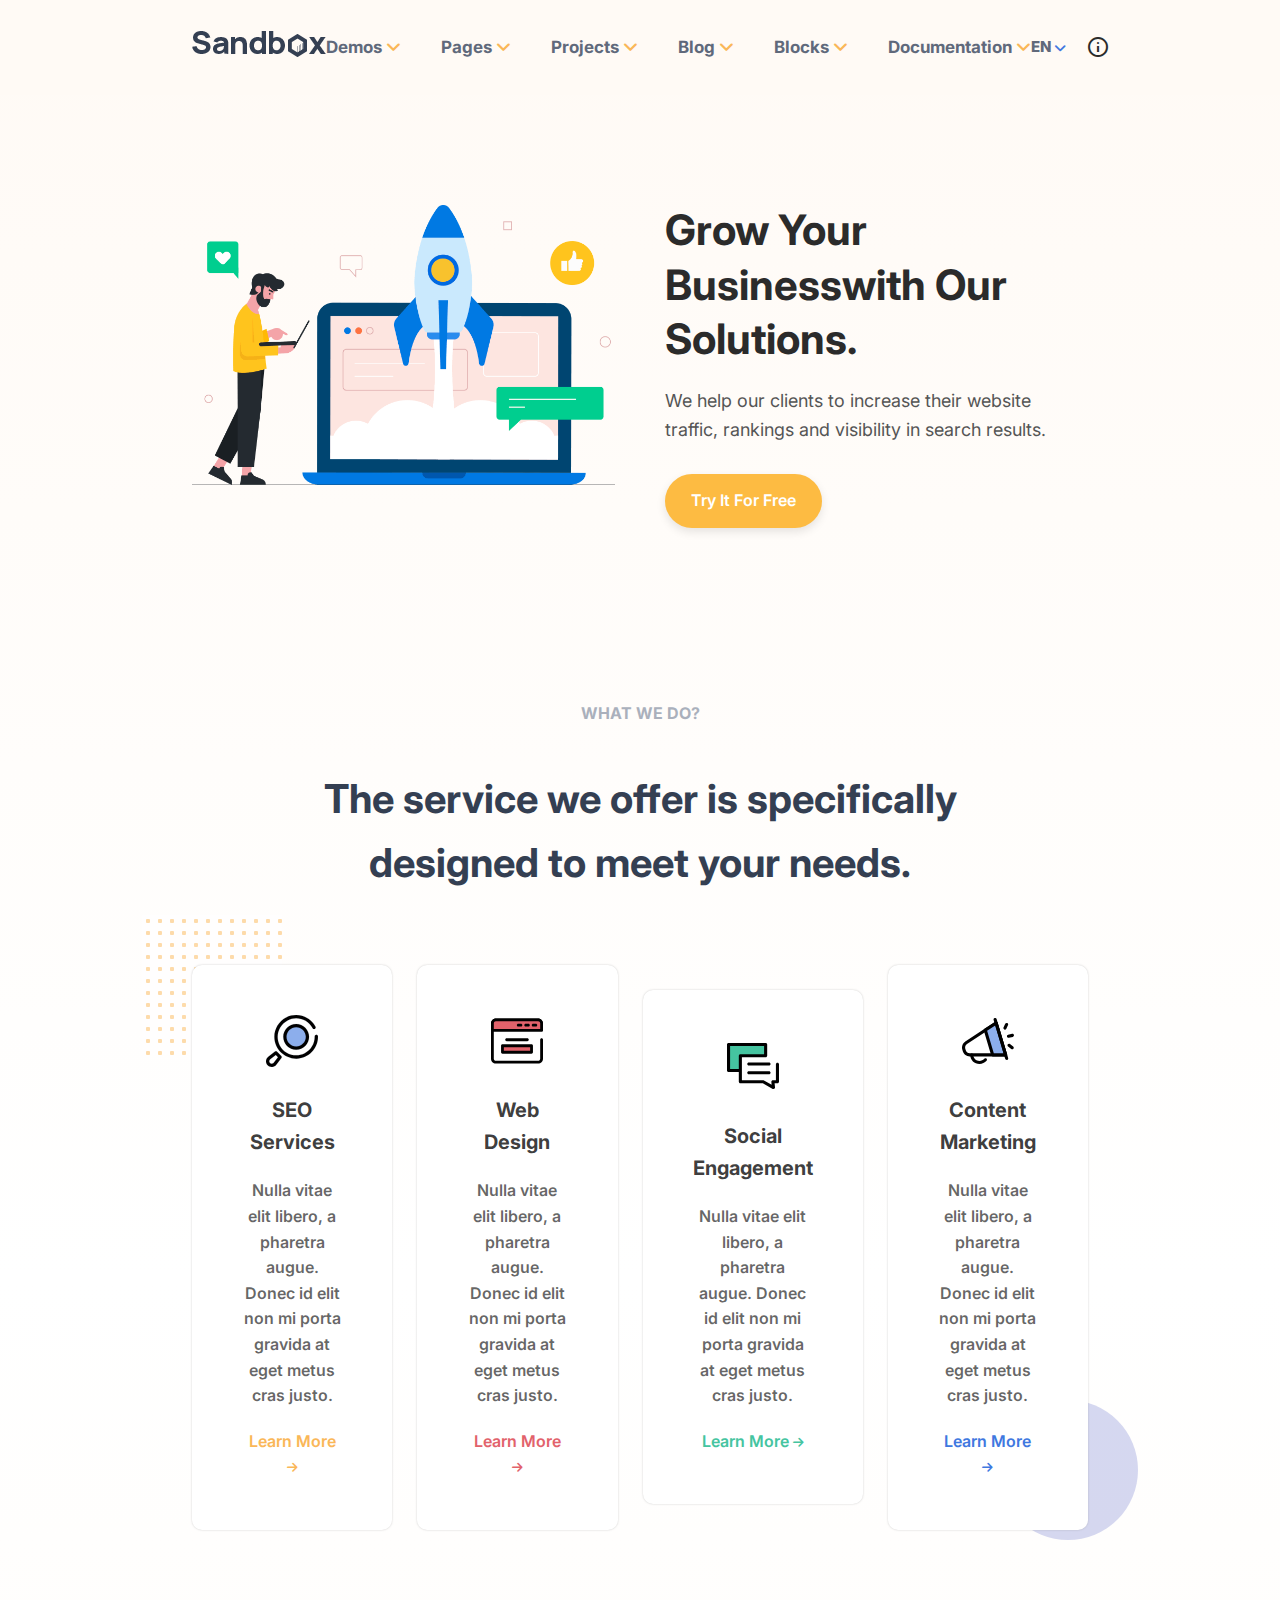
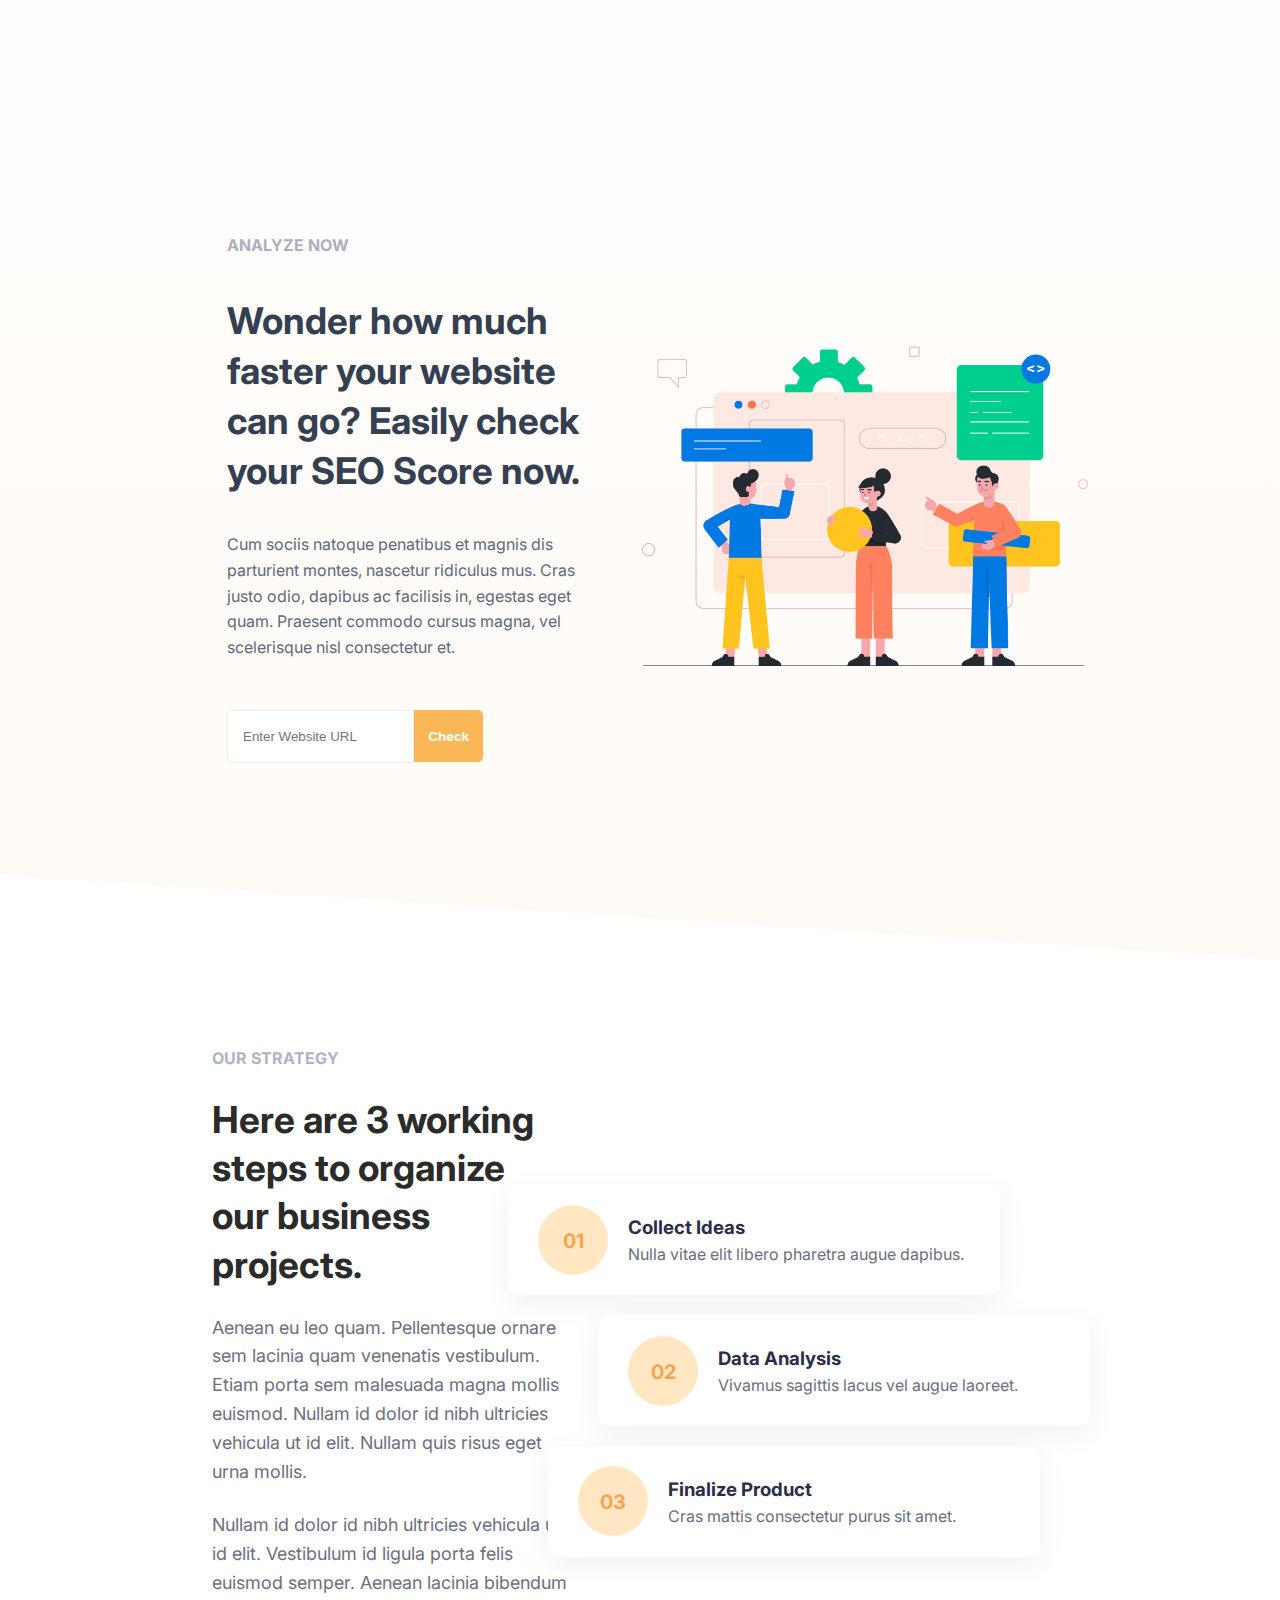
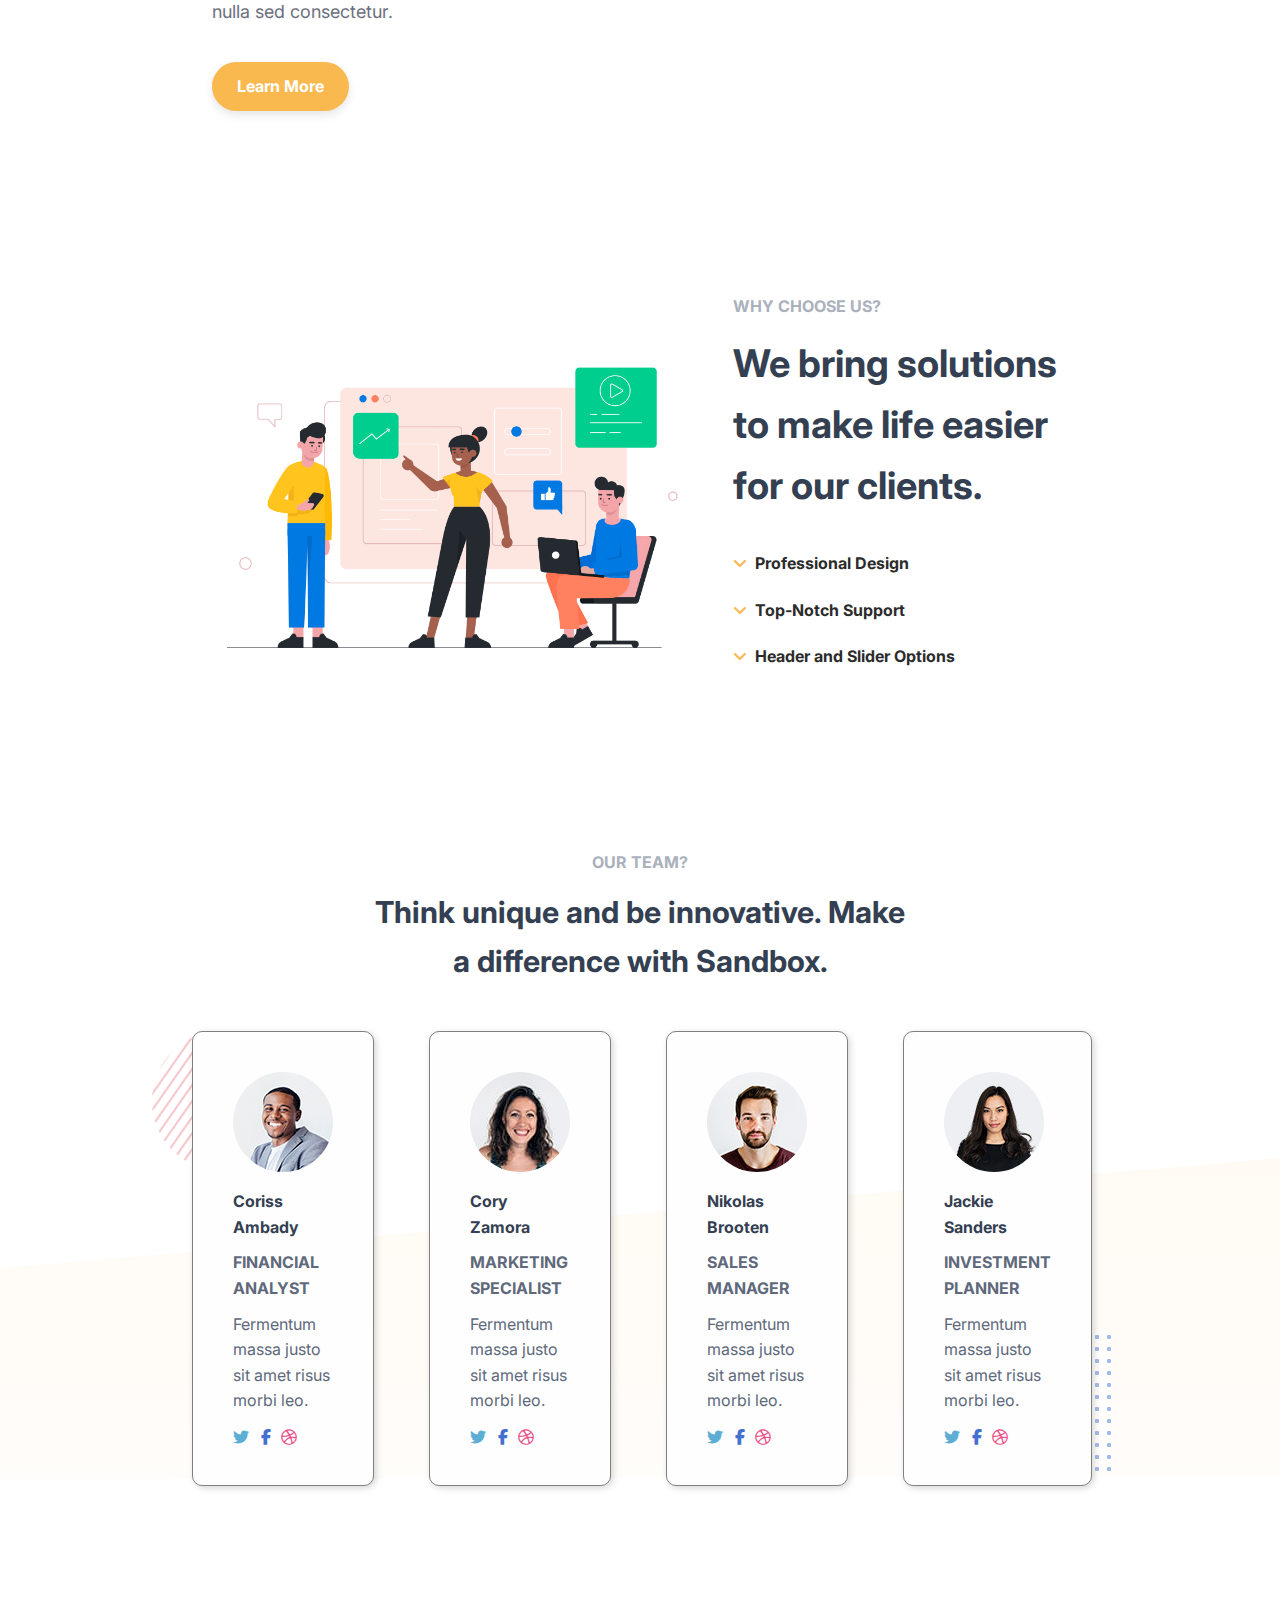
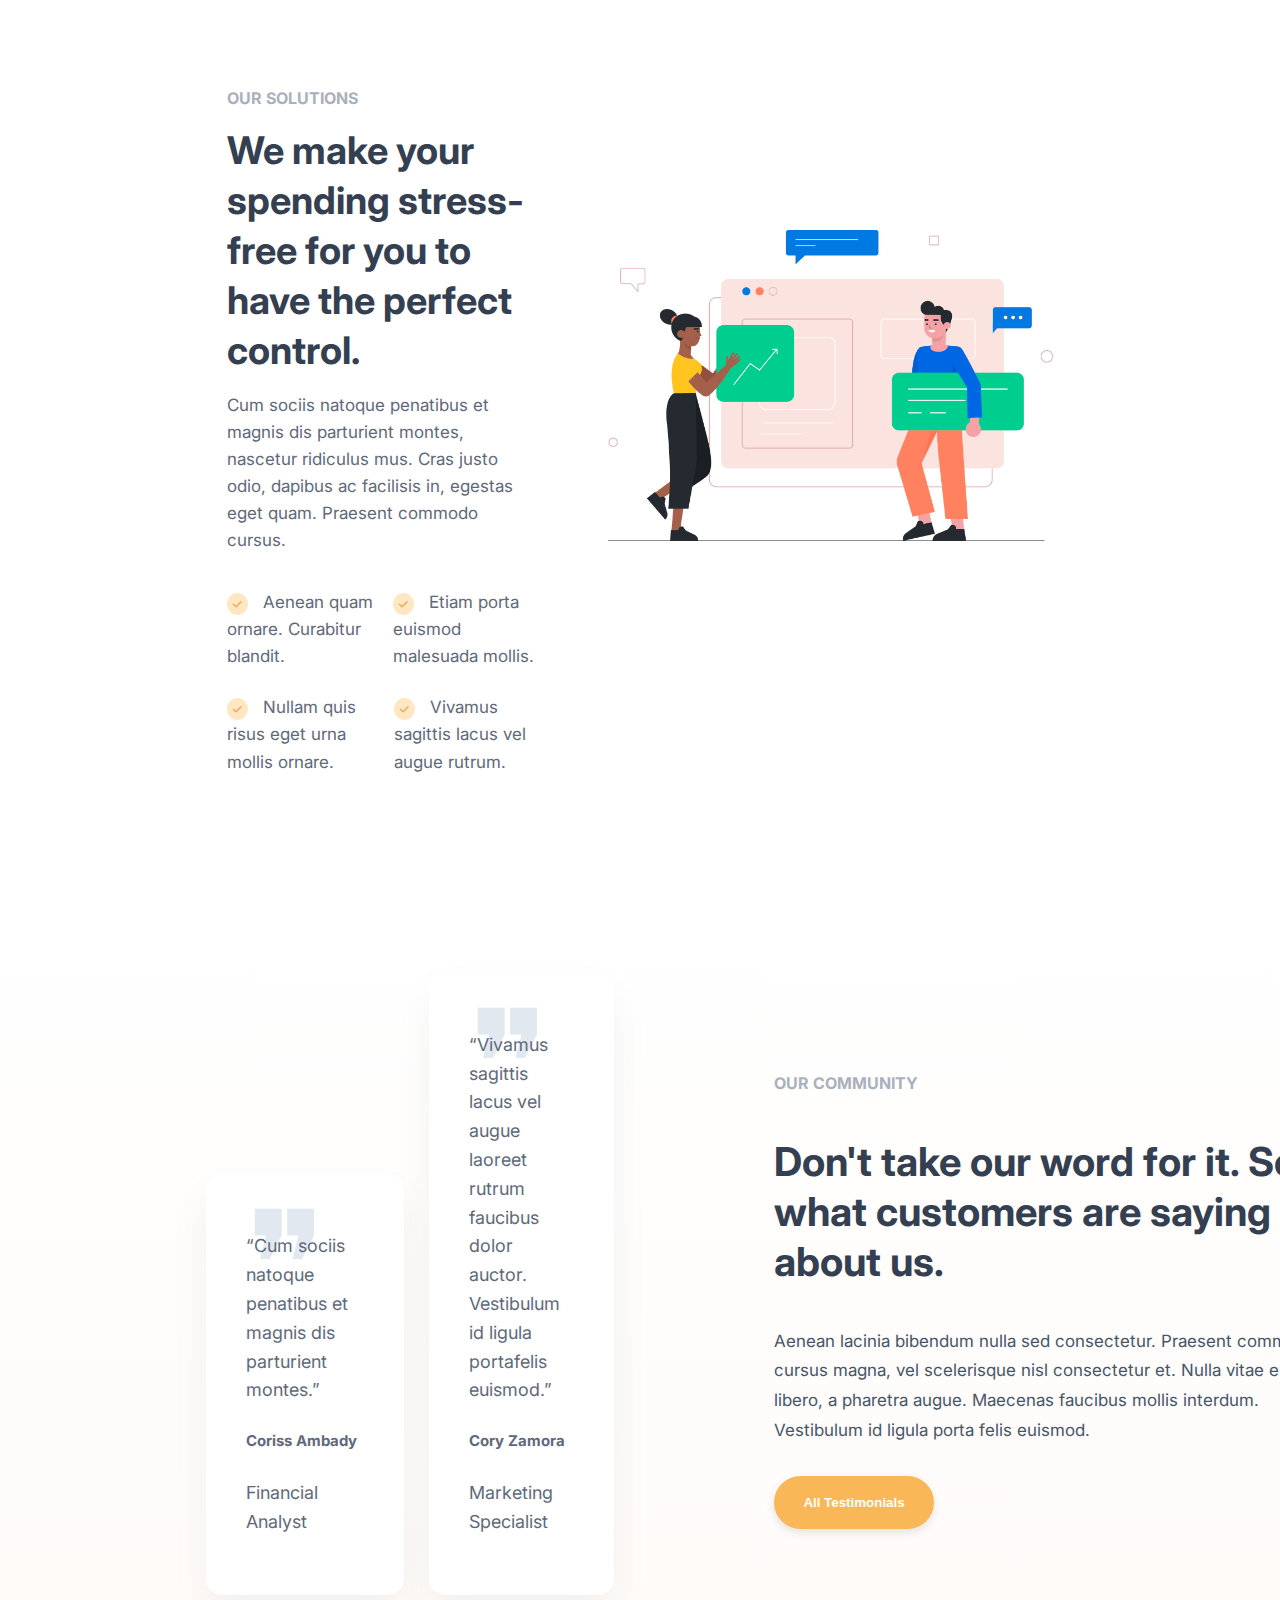
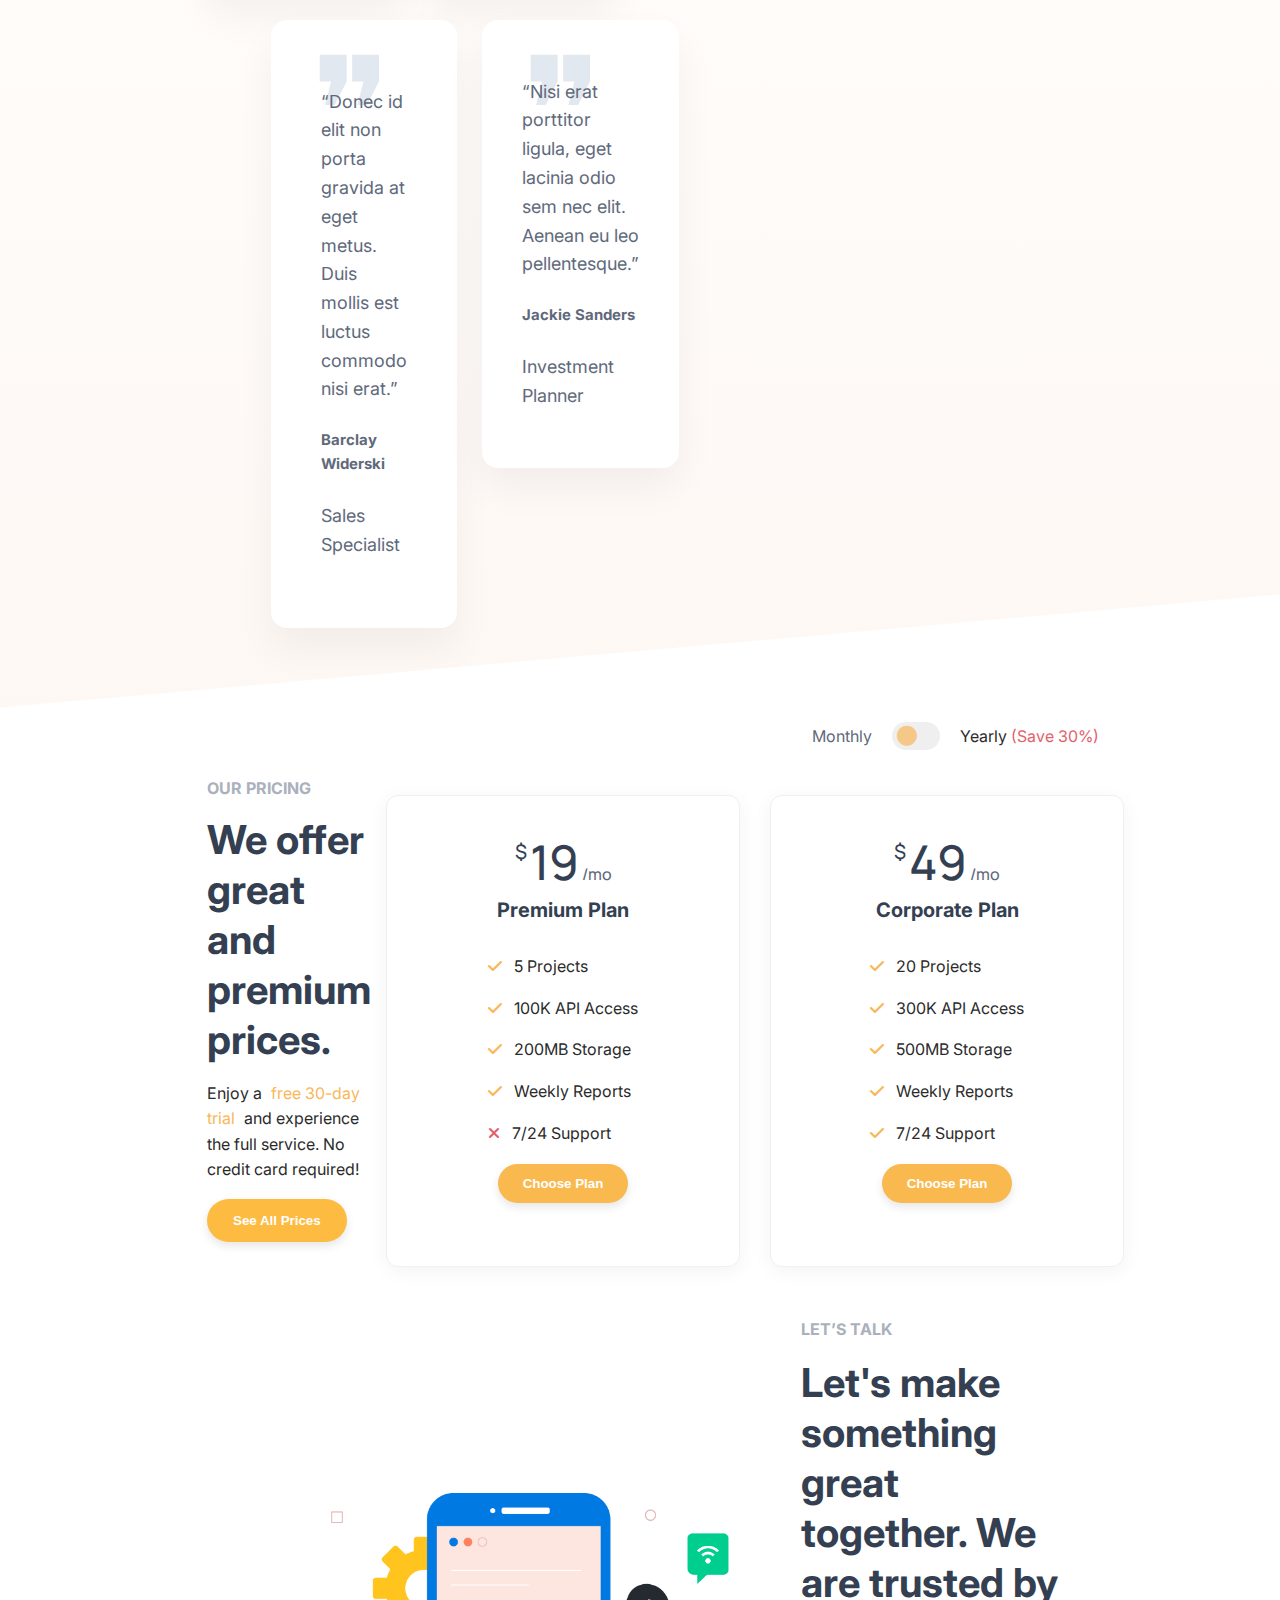
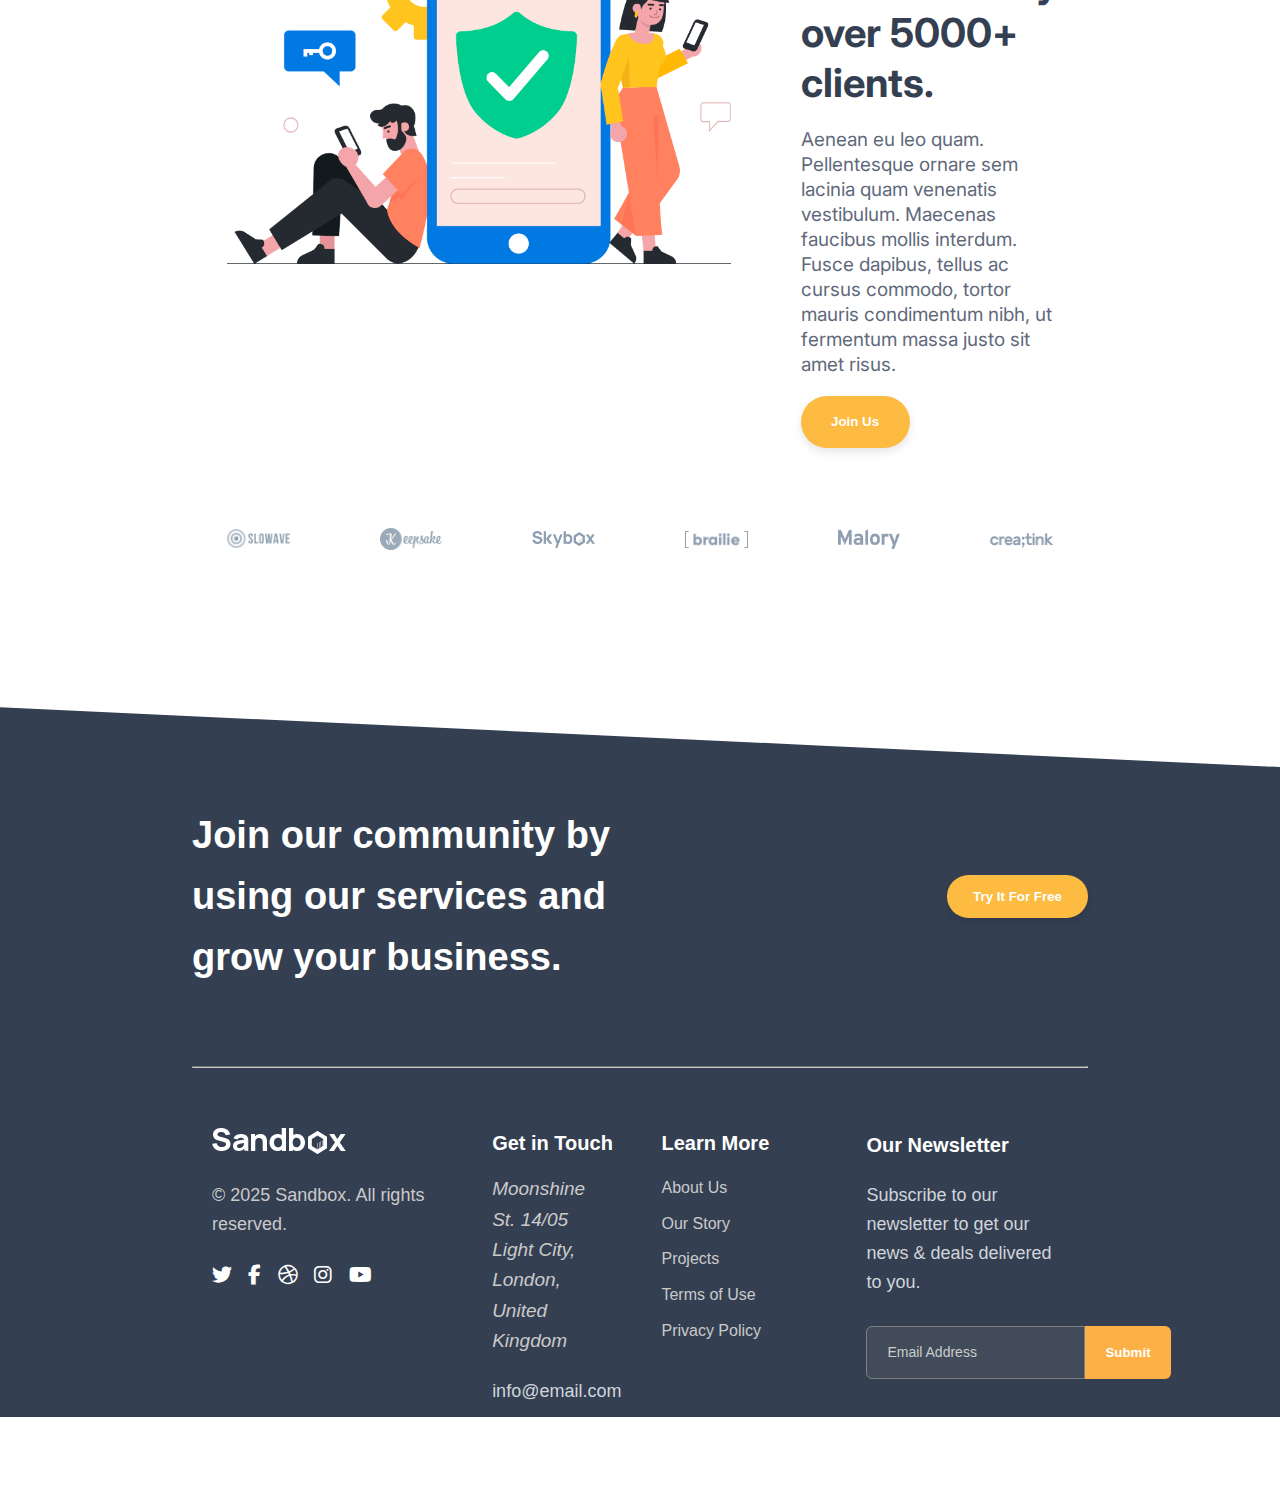
<file: index.html>
<!DOCTYPE html>
<html lang="en">

<head>
  <meta charset="UTF-8" />
  <meta name="viewport" content="width=device-width, initial-scale=1.0" />
  <title>Sandbox Landing</title>
  <link rel="shortcut icon" href="/asset/images/favicon.svg" type="image/x-icon">
  <link rel="stylesheet" href="https://cdnjs.cloudflare.com/ajax/libs/font-awesome/6.7.2/css/all.min.css"
    integrity="sha512-Evv84Mr4kqVGRNSgIGL/F/aIDqQb7xQ2vcrdIwxfjThSH8CSR7PBEakCr51Ck+w+/U6swU2Im1vVX0SVk9ABhg=="
    crossorigin="anonymous" referrerpolicy="no-referrer" />
  <link rel="stylesheet"
    href="https://fonts.googleapis.com/css2?family=Material+Symbols+Outlined:opsz,wght,FILL,GRAD@24,400,0,0&icon_names=info" />
  <link rel="stylesheet" href="./CSS/style.css" />
  <link rel="stylesheet" href="./CSS/responsive.css" />
  <link href="https://fonts.googleapis.com/css2?family=Inter:wght@400;600;700&display=swap" rel="stylesheet" />
</head>

<body>
  <div id="maindiv">
    <header class="navbar">
      <div class="container navbar-inner">
        <div class="logo">
          <img src="./asset/images/asset 0.png" alt="" />
        </div>
        <nav>
          <ul class="nav-links">
            <li>
              <a href="#">Demos <i class="fa-solid fa-angle-down"></i></a>
            </li>
            <li>
              <a href="#">Pages <i class="fa-solid fa-angle-down"></i></a>
            </li>
            <li>
              <a href="#">Projects <i class="fa-solid fa-angle-down"></i></a>
            </li>
            <li>
              <a href="#">Blog <i class="fa-solid fa-angle-down"></i></a>
            </li>
            <li>
              <a href="#">Blocks <i class="fa-solid fa-angle-down"></i></a>
            </li>
            <li>
              <a href="#">Documentation <i class="fa-solid fa-angle-down"></i></a>
            </li>
          </ul>
        </nav>

        <div class="navbar-right">
          <div class="language">
            <a href="">EN <i class="fa-solid fa-angle-down en-icon nav-en"></i></a>
          </div>

          <span class="material-symbols-outlined"> info </span>
          <button class="mobile-btn">&#9776;</button>
        </div>
      </div>
    </header>

    <section class="headerimage">
      <div class="container headerimage-content">
        <div class="headerimage-left">
          <img src="./asset/images/asset 52.png" alt="Rocket Illustration" class="rocket-img" />
        </div>
        <div class="headerimage-right">
          <h1>Grow Your Businesswith Our Solutions.</h1>
          <p>
            We help our clients to increase their website traffic, rankings
            and visibility in search results.
          </p>
          <a href="#" class="cta-button">Try It For Free</a>
        </div>
      </div>
    </section>

    <!-- service section -->

    <section>
      <div class="container">
        <div class="service_main">
          <div class="service-text">
            <h2 class="sandbox_h2">What We Do?</h2>
            <h3 class="sandbox_h3">
              The service we offer is specifically designed to meet your
              needs.
            </h3>
          </div>

          <!-- Service Section  Strategy -->

          <div class="card_main">
            <div class="service_dot"></div>
            <div class="service_circle"></div>
            <div class="service_card_main">
              <div class="service_card">
                <div class="service_icon">
                  <svg xmlns="http://www.w3.org/2000/svg" viewBox="0 0 512 511.9" width="52px" height="52px"
                    class="svg-inject icon-svg icon-svg-md !w-[2.6rem] !h-[2.6rem] !stroke-[#60697b] text-yellow !mb-3 m-[0_auto]">
                    <path class="lineal-stroke" stroke="#60697b"
                      d="M297.3 429.9c-118.7 0-215-96.2-215-215 0-80.1 44.5-153.5 115.5-190.6 105.1-54.7 235.1-13.8 289.9 91.3 4 8 .8 17.7-7.1 21.7-7.8 3.9-17.3.9-21.5-6.8C412.5 41.2 302 6.4 212.7 52.9c-89.4 46.7-124 156.9-77.4 246.3s156.9 124 246.3 77.4c61.7-32.2 99.8-96.8 98-166.4-.2-8.9 6.9-16.3 15.8-16.4 8.9-.2 16.2 6.8 16.4 15.7 2.9 118.8-91.1 217.5-209.9 220.4-1.4-.1-3 0-4.6 0z" />
                    <circle class="lineal-fill" cx="297.1" cy="214.9" r="111.1" style="fill: #8caeec" />
                    <path class="lineal-stroke" stroke="#60697b"
                      d="M297.1 342.1c-70.3 0-127.2-57-127.2-127.2s57-127.2 127.2-127.2 127.2 57 127.2 127.2c-.1 70.2-57 127.1-127.2 127.2zm0-222.2c-52.5 0-95 42.5-95 95s42.5 95 95 95 95-42.5 95-95c-.1-52.5-42.6-95-95-95zm-240.6 392C25.3 511.9 0 486.6 0 455.4c0-17.6 8.2-34.2 22.2-44.9L88.3 360c6.4-4.9 15.5-4.3 21.2 1.4l41.1 41.1c5.7 5.7 6.3 14.8 1.4 21.2l-50.5 66.1c-9.9 12.9-24.9 21-41.2 22.1h-3.8zm40.1-117.7l-54.9 41.9c-10.7 8.1-12.9 23.3-4.8 34s23.3 12.9 34 4.8c1.8-1.4 3.4-3 4.8-4.8l42-54.9-21.1-21z" />
                  </svg>
                </div>
                <div class="service_card_text">
                  <h4>SEO Services</h4>
                  <p>
                    Nulla vitae elit libero, a pharetra augue. Donec id elit
                    non mi porta gravida at eget metus cras justo.
                  </p>
                  <a href="" class="learn1">Learn More
                    <span>
                      <i class="fa-solid fa-arrow-right"></i>
                    </span>
                  </a>
                </div>
              </div>
              <div class="service_card">
                <div class="service_icon">
                  <svg xmlns="http://www.w3.org/2000/svg" viewBox="0 0 512 442.8" width="52px" height="52px"
                    class="svg-inject icon-svg icon-svg-md !w-[2.6rem] !h-[2.6rem] !text-[#e2626b] text-red !mb-3 m-[0_auto]">
                    <path class="lineal-stroke"
                      d="M464.2 442.8H47.7C21.4 442.8 0 421.4 0 395.1V47.7C0 21.4 21.4 0 47.7 0h416.5C490.6 0 512 21.4 512 47.7c0 7.6-6.2 13.8-13.8 13.9-7.6 0-13.8-6.2-13.9-13.8 0-11.1-9-20-20.1-20.1H47.7c-11.1 0-20 9-20.1 20.1v347.3c0 11.1 9 20.1 20.1 20.1h416.5c11.1 0 20.1-9 20.1-20.1V209.4c0-7.6 6.2-13.8 13.8-13.9 7.6 0 13.8 6.2 13.9 13.8V395c0 26.4-21.4 47.8-47.8 47.8z" />
                    <path class="lineal-fill" style="fill: #e2626b"
                      d="M13.8 47.7v69.9h484.3V47.7c0-18.7-15.2-33.9-33.9-33.9H47.7C29 13.8 13.8 29 13.8 47.7z" />
                    <path class="lineal-stroke"
                      d="M498.2 131.5H13.8c-7.6 0-13.8-6.2-13.8-13.8v-70C0 21.4 21.4 0 47.7 0h416.5C490.6 0 512 21.4 512 47.7v69.9c0 7.7-6.2 13.9-13.8 13.9zM27.7 103.8h456.6v-56c0-11.1-9-20.1-20.1-20.1H47.8c-11.1 0-20 9-20.1 20v56.1z" />
                    <path class="lineal-stroke"
                      d="M294.7 79.6h-26.3c-7.6 0-13.8-6.2-13.8-13.8S260.8 52 268.4 52h26.3c7.6 0 13.8 6.2 13.8 13.8.1 7.6-6.1 13.8-13.8 13.8zm73.4 0h-26.3c-7.6 0-13.8-6.2-13.8-13.8 0-7.6 6.2-13.8 13.8-13.8h26.3c7.6 0 13.8 6.2 13.8 13.8 0 7.6-6.2 13.8-13.8 13.8zm73.3 0h-26.3c-7.6 0-13.8-6.2-13.8-13.8 0-7.6 6.2-13.8 13.8-13.8h26.3c7.6 0 13.8 6.2 13.8 13.8.1 7.6-6.1 13.8-13.8 13.8z" />
                    <path class="lineal-fill" style="fill: #e2626b" d="M112.8 268.5h286.4v63.6H112.8z" />
                    <path class="lineal-stroke"
                      d="M399.2 345.9H112.8c-7.6 0-13.8-6.2-13.8-13.8v-63.7c0-7.6 6.2-13.8 13.8-13.8h286.4c7.6 0 13.8 6.2 13.8 13.8v63.7c.1 7.6-6.1 13.8-13.8 13.8zm-272.6-27.6h258.8v-36H126.6v36zm230.9-95.5h-203c-7.6.2-14-5.8-14.2-13.5s5.8-14 13.5-14.2h203.8c7.6-.2 14 5.8 14.2 13.5s-5.8 14-13.5 14.2h-.8z" />
                  </svg>
                </div>
                <div class="service_card_text">
                  <h4>Web Design</h4>
                  <p>
                    Nulla vitae elit libero, a pharetra augue. Donec id elit
                    non mi porta gravida at eget metus cras justo.
                  </p>
                  <a href="" class="learn2">Learn More
                    <span>
                      <i class="fa-solid fa-arrow-right"></i>
                    </span>
                  </a>
                </div>
              </div>
              <div class="service_card">
                <div class="service_icon">
                  <svg xmlns="http://www.w3.org/2000/svg" viewBox="0 0 512 454.6" width="52px" height="52px"
                    class="svg-inject icon-svg icon-svg-md !w-[2.6rem] !h-[2.6rem] !text-[#45c4a0] text-green !mb-3 m-[0_auto]">
                    <path class="lineal-fill" style="fill: #45c4a0" d="M131.5 126.8h249V15.2H15.2v256.3h116.3z" />
                    <path class="lineal-stroke"
                      d="M496.8 194.4c-8.4 0-15.2 6.8-15.2 15.2v158.3h-29.7c-8.4 0-15.2 6.8-15.2 15.2 0 .5 0 1.1.1 1.6l2.8 27.2-75.7-42.1c-2.3-1.3-4.8-1.9-7.4-1.9H146.7V142h233.8c8.4 0 15.2-6.8 15.2-15.2V15.2c0-8.4-6.8-15.2-15.2-15.2H15.2C6.8 0 0 6.8 0 15.2v256.3c0 8.4 6.8 15.2 15.2 15.2h101v96.4c0 8.4 6.8 15.2 15.2 15.2h221l97.8 54.3c7.3 4.1 16.6 1.4 20.7-5.9 1.5-2.7 2.2-5.9 1.8-9l-4.1-39.5h28.1c8.4 0 15.2-6.8 15.2-15.2V209.6c.1-8.4-6.7-15.2-15.1-15.2zM30.4 256.3V30.4h334.8v81.2H131.5c-8.4 0-15.2 6.8-15.2 15.2v129.5H30.4z" />
                    <path class="lineal-stroke"
                      d="M413.8 223.6H214.4c-8.4 0-15.2-6.8-15.2-15.2s6.8-15.2 15.2-15.2h199.4c8.4 0 15.2 6.8 15.2 15.2s-6.8 15.2-15.2 15.2zm0 85.9H214.4c-8.4 0-15.2-6.8-15.2-15.2S206 279 214.4 279h199.4c8.4 0 15.2 6.8 15.2 15.2s-6.8 15.3-15.2 15.3z" />
                  </svg>
                </div>
                <div class="service_card_text">
                  <h4>Social Engagement</h4>
                  <p>
                    Nulla vitae elit libero, a pharetra augue. Donec id elit
                    non mi porta gravida at eget metus cras justo.
                  </p>
                  <a href="" class="learn3">Learn More
                    <span>
                      <i class="fa-solid fa-arrow-right"></i>
                    </span>
                  </a>
                </div>
              </div>
              <div class="service_card">
                <div class="service_icon">
                  <svg xmlns="http://www.w3.org/2000/svg" viewBox="0 0 409.6 362.5" width="52px" height="52px"
                    class="svg-inject icon-svg icon-svg-md !w-[2.6rem] !h-[2.6rem] !text-[#3f78e0] text-blue !mb-3 m-[0_auto]">
                    <path class="lineal-stroke"
                      d="M343.4 302.9L61 302.5c-25.3-.2-47.5-16.8-54.8-40.9l-3.9-12.9c-7.1-24.2 2.5-50.3 23.5-64.2L262.1 29.8c5.7-3.7 13.3-2.1 17 3.6.7 1 1.2 2.1 1.5 3.2l74.3 249.8c2.4 6.4-.9 13.5-7.3 15.8-1.3.5-2.8.7-4.2.7zM261.8 59.4L39.3 205c-12 7.9-17.4 22.8-13.4 36.6l3.8 12.9c4.2 13.8 16.8 23.3 31.2 23.4l265.8.4-64.9-218.9z" />
                    <path class="lineal-stroke"
                      d="M138 362.5c-40.4 0-72.8-31.1-73.6-70.8 0-6.8 5.5-12.3 12.3-12.3 6.6 0 12.1 5.2 12.3 11.8.6 26.2 22.1 46.7 49 46.7 14.2 0 27.7-6.2 37-16.9 4.5-5.1 12.2-5.7 17.4-1.2 5.1 4.5 5.7 12.2 1.2 17.4-14 16.1-34.3 25.3-55.6 25.3z" />
                    <path class="lineal-fill" style="fill: #8caeec"
                      d="M183.4 96l57.8 194.5 102.1.1-74.5-250.5L183.4 96z" />
                    <path class="lineal-stroke"
                      d="M343.4 302.9l-102.1-.1c-5.4 0-10.2-3.6-11.8-8.8L171.6 99.5c-1.6-5.2.5-10.8 5.1-13.8l85.4-55.9c5.7-3.7 13.3-2.1 17 3.6.7 1 1.2 2.1 1.5 3.2l74.5 250.6c1.9 6.5-1.8 13.4-8.3 15.3-1.1.2-2.3.4-3.4.4zm-92.9-24.7l76.4.1-65.1-218.9-63.9 41.8 52.6 177z" />
                    <path class="lineal-stroke"
                      d="M351.8 330.6c-5.4 0-10.2-3.6-11.8-8.8l-91-306c-2.1-6.5 1.3-13.4 7.8-15.6 6.5-2.1 13.4 1.3 15.6 7.8.1.3.2.5.2.8l91 305.9c1.9 6.5-1.8 13.4-8.3 15.3-1.1.4-2.3.6-3.5.6zM338 91.7c-6.8 0-12.3-5.5-12.3-12.3 0-1.8.4-3.6 1.2-5.3l13.4-28.5c2.9-6.2 10.2-8.8 16.4-5.9 6.2 2.9 8.8 10.2 5.9 16.4l-13.4 28.5c-2.1 4.3-6.4 7.1-11.2 7.1zm28.2 64.9c-6.8 0-12.3-5.5-12.3-12.3 0-5.7 3.9-10.6 9.4-12l31.1-7.5c6.6-1.5 13.2 2.6 14.7 9.3 1.5 6.5-2.5 13-9 14.7l-31.2 7.4c-.8.3-1.8.4-2.7.4zm29.1 90c-2.7 0-5.4-.9-7.5-2.6l-24.9-19.4c-5.4-4.2-6.3-11.9-2.2-17.3s11.9-6.3 17.3-2.2l24.9 19.4c5.4 4.2 6.3 11.9 2.1 17.3-2.3 3-5.9 4.7-9.7 4.8z" />
                  </svg>
                </div>
                <div class="service_card_text">
                  <h4>Content Marketing</h4>
                  <p>
                    Nulla vitae elit libero, a pharetra augue. Donec id elit
                    non mi porta gravida at eget metus cras justo.
                  </p>
                  <a href="" class="learn4">Learn More
                    <span>
                      <i class="fa-solid fa-arrow-right"></i>
                    </span>
                  </a>
                </div>
              </div>
            </div>

          </div>
        </div>
      </div>
    </section>

    <!-- Analyze section -->

    <div class="container">
      <div class="image-text-wrapper">
        <div class="text-section">
          <h2 class="sandbox_h2">Analyze Now</h2>
          <h3 class="sandbox_h3">
            Wonder how much faster your website can go? Easily check your SEO
            Score now.
          </h3>
          <p>
            Cum sociis natoque penatibus et magnis dis parturient montes,
            nascetur ridiculus mus. Cras justo odio, dapibus ac facilisis in,
            egestas eget quam. Praesent commodo cursus magna, vel scelerisque
            nisl consectetur et.
          </p>
          <div class="input-group">
            <input type="url" id="seo-check" placeholder="Enter Website URL" />
            <button type="button">Check</button>
          </div>
        </div>
        <div class="image-section">
          <img src="./asset/images/asset 53.png" alt="image" width="800" height="573" />
        </div>
      </div>
    </div>
  </div>

  <!-- Strategy section -->

  <section class="strategy-section">
    <div class="container">
      <div class="strategy-sec">
        <div class="text-content">
          <p class="subheading">OUR STRATEGY</p>
          <h1 class="sub-h1">Here are 3 working steps to organize our business projects.</h1>
          <p class="description">
            Aenean eu leo quam. Pellentesque ornare sem lacinia quam venenatis vestibulum.
            Etiam porta sem malesuada magna mollis euismod. Nullam id dolor id nibh ultricies
            vehicula ut id elit. Nullam quis risus eget urna mollis.
          </p>
          <p class="description">
            Nullam id dolor id nibh ultricies vehicula ut id elit. Vestibulum id ligula porta felis
            euismod semper. Aenean lacinia bibendum nulla sed consectetur.
          </p>
          <a href="#" class="btn cta-button">Learn More</a>
        </div>

        <div class="steps">
          <div class="step-box StepBox-1">
            <div class="step-number">01</div>
            <div class="Strategy-right-text">
              <h3>Collect Ideas</h3>
              <p>Nulla vitae elit libero pharetra augue dapibus.</p>
            </div>
          </div>
          <div class="step-box StepBox-2">
            <div class="step-number">02</div>
            <div class="Strategy-right-text">
              <h3>Data Analysis</h3>
              <p>Vivamus sagittis lacus vel augue laoreet.</p>
            </div>
          </div>
          <div class="step-box StepBox-3">
            <div class="step-number">03</div>
            <div class="Strategy-right-text">
              <h3>Finalize Product</h3>
              <p>Cras mattis consectetur purus sit amet.</p>
            </div>
          </div>
        </div>
      </div>
    </div>
  </section>

  <!-- Choose section -->

  <div class="container">
    <div class="ChooseSectionmain">
      <div class="ChooseImagediv">
        <img src="./asset/images/asset 54.png" alt="" />
      </div>
      <div class="ChooseTextdiv">
        <h2 class="sandbox_h2">Why Choose Us?</h2>
        <h3 class="sandbox_h3">
          We bring solutions to make life easier for our clients.
        </h3>
        <div class="Choose-text-detail">
          <div class="Choose-text-1 Choose-Content-text">
            <h4 class="sandbox_h4">
              <i class="fa-solid fa-angle-down"></i>&nbsp;&nbsp;Professional Design
            </h4>
            <p class="Choose-text-paragraph">
              Fusce dapibus, tellus ac cursus commodo, tortor mauris
              condimentum nibh, ut fermentum massa justo sit amet risus. Cras
              mattis consectetur purus sit amet fermentum. Praesent commodo
              cursus magna, vel.
            </p>
          </div>
          <div class="Choose-text-2 Choose-Content-text">
            <h4 class="sandbox_h4">
              <i class="fa-solid fa-angle-down"></i>&nbsp;&nbsp;Top-Notch Support
            </h4>
            <p class="Choose-text-paragraph">
              Fusce dapibus, tellus ac cursus commodo, tortor mauris
              condimentum nibh, ut fermentum massa justo sit amet risus. Cras
              mattis consectetur purus sit amet fermentum. Praesent commodo
              cursus magna, vel.
            </p>
          </div>
          <div class="Choose-text-3 Choose-Content-text">
            <h4 class="sandbox_h4">
              <i class="fa-solid fa-angle-down"></i>&nbsp;&nbsp;Header and Slider Options
            </h4>
            <p class="Choose-text-paragraph">
              Fusce dapibus, tellus ac cursus commodo, tortor mauris
              condimentum nibh, ut fermentum massa justo sit amet risus. Cras
              mattis consectetur purus sit amet fermentum. Praesent commodo
              cursus magna, vel.
            </p>
          </div>
        </div>
      </div>
    </div>
  </div>

  <!-- our Team Section -->

  <section class="Team-Card-Section">
    <div class="container2"></div>
    <div class="container">
      <div class="TeamHeading">
        <h2 class="sandbox_h2">Our Team?</h2>
        <h3 class="sandbox_h3">
          Think unique and be innovative. Make a difference with Sandbox.
        </h3>
      </div>
      <div class="TeamCard">
        <div class="team-service_dot"></div>
        <div class="team-service_circle"></div>
        <div class="TeamMemberCard1 TeamSubCard">
          <img src="./asset/images/asset 55.jpeg" alt="" />
          <h4 class="sandbox_h4">Coriss Ambady</h4>
          <h2 class="sandbox_h2">Financial Analyst</h2>
          <p>Fermentum massa justo sit amet risus morbi leo.</p>
          <div class="TeamIcon">
            <i class="fa-brands fa-twitter"></i>
            <i class="fa-brands fa-facebook-f"></i>
            <i class="fa-brands fa-dribbble"></i>
          </div>
        </div>
        <div class="TeamMemberCard2 TeamSubCard">
          <img src="./asset/images/asset 56.jpeg" alt="" />
          <h4 class="sandbox_h4">Cory Zamora</h4>
          <h2 class="sandbox_h2">Marketing Specialist</h2>
          <p>Fermentum massa justo sit amet risus morbi leo.</p>
          <div class="TeamIcon">
            <i class="fa-brands fa-twitter"></i>
            <i class="fa-brands fa-facebook-f"></i>
            <i class="fa-brands fa-dribbble"></i>
          </div>
        </div>
        <div class="TeamMemberCard3 TeamSubCard">
          <img src="./asset/images/asset 57.jpeg" alt="" />
          <h4 class="sandbox_h4">Nikolas Brooten</h4>
          <h2 class="sandbox_h2">Sales Manager</h2>
          <p>Fermentum massa justo sit amet risus morbi leo.</p>
          <div class="TeamIcon">
            <i class="fa-brands fa-twitter"></i>
            <i class="fa-brands fa-facebook-f"></i>
            <i class="fa-brands fa-dribbble"></i>
          </div>
        </div>
        <div class="TeamMemberCard4 TeamSubCard">
          <img src="./asset/images/asset 58.jpeg" alt="" />
          <h4 class="sandbox_h4">Jackie Sanders</h4>
          <h2 class="sandbox_h2">Investment Planner</h2>
          <p>Fermentum massa justo sit amet risus morbi leo.</p>
          <div class="TeamIcon">
            <i class="fa-brands fa-twitter"></i>
            <i class="fa-brands fa-facebook-f"></i>
            <i class="fa-brands fa-dribbble"></i>
          </div>
        </div>
      </div>
    </div>
  </section>

  <!-- Solutions section -->

  <section class="solutions-main-section">
    <div class="container">
      <div class="Solution-main">
        <div class="Solution-Text">
          <h2 class="sandbox_h2">Our Solutions</h2>
          <h3 class="sandbox_h3">
            We make your spending stress-free for you to have the perfect
            control.
          </h3>
          <p>
            Cum sociis natoque penatibus et magnis dis parturient montes,
            nascetur ridiculus mus. Cras justo odio, dapibus ac facilisis in,
            egestas eget quam. Praesent commodo cursus.
          </p>
          <div class="Solution-text-description-main">
            <div class="Solution-text-description-1">
              <p><i class="fa-solid fa-check"></i>&nbsp;&nbsp;&nbsp;Aenean quam ornare. Curabitur blandit.</p>
              <p><i class="fa-solid fa-check"></i>&nbsp;&nbsp;&nbsp;Etiam porta euismod malesuada mollis.</p>
            </div>
            <div class="Solution-text-description-2">
              <p><i class="fa-solid fa-check"></i>&nbsp;&nbsp;&nbsp;Nullam quis risus eget urna mollis ornare.</p>
              <p><i class="fa-solid fa-check"></i>&nbsp;&nbsp;&nbsp;Vivamus sagittis lacus vel augue rutrum.</p>
            </div>
          </div>
        </div>
        <div class="Solution-Image">
          <img src="./asset/images/asset 59.png" alt="" />
        </div>
      </div>
    </div>
  </section>

  <!-- Community section -->

  <section class="community-section">
    <div class="container">
      <div class="community-main">
        <div class="testimonial-grid">
          <div class="testimonial-sub-grid testimonial-sub-grid-1">
            <div class="testimonial-mini-sub-grid">
              <div class="testimonial-extra">
                <div class="testimonial-card testimonial-card-extra"></div>
                <div class="testimonial-card testimonial-card-1">
                  <p>“Cum sociis natoque penatibus et magnis dis parturient montes.”</p>
                  <h5>Coriss Ambady</h5>
                  <p class="position">Financial Analyst</p>
                </div>
              </div>
              <div class="testimonial-card testimonial-card-2">
                <p>“Vivamus sagittis lacus vel augue laoreet rutrum faucibus dolor auctor. Vestibulum id ligula portafelis euismod.”</p>
                <h5>Cory Zamora</h5>
                <p class="position">Marketing Specialist</p>
              </div>
            </div>
            <div class="testimonial-card testimonial-card-extra"></div>
          </div>
          <div class="testimonial-sub-grid testimonial-sub-grid-2">
            <div class="testimonial-card testimonial-card-extra"></div>
            <div class="testimonial-card testimonial-card-3">
              <p>“Donec id elit non porta gravida at eget metus. Duis mollis est luctus commodo nisi erat.”</p>
              <h5>Barclay Widerski</h5>
              <p class="position">Sales Specialist</p>
            </div>
            <div class="testimonial-extra">
              <div class="testimonial-card testimonial-card-4">
                <p>“Nisi erat porttitor ligula, eget lacinia odio sem nec elit. Aenean eu leo pellentesque.”</p>
                <h5>Jackie Sanders</h5>
                <p class="position">Investment Planner</p>
              </div>
              <div class="testimonial-card testimonial-card-extra"></div>
            </div>
          </div>

        </div>

        <div class="testimonial-text">
          <h2 class="sandbox_h2">Our Community</h2>
          <h3 class="sandbox_h3">Don't take our word for it. See what customers are saying about us.</h3>
          <p>
            Aenean lacinia bibendum nulla sed consectetur. Praesent commodo cursus magna, vel scelerisque nisl
            consectetur et. Nulla vitae elit libero, a pharetra augue. Maecenas faucibus mollis interdum. Vestibulum id
            ligula porta felis euismod.
          </p>
          <button class="cta-button">All Testimonials</button>
        </div>
      </div>
    </div>
  </section>

  <!-- pricing section -->

  <section class="pricing-section">
    <div class="container">
      <div class="pricing-main">
        <div class="pricing-heading">
          <h2 class="sandbox_h2">Our Pricing</h2>
          <h3 class="sandbox_h3">We offer great and premium prices.</h3>
          <p class="sandbox_p">
            Enjoy a <span>free 30-day trial</span> and experience the full service. No credit card required!
          </p>
          <button class="cta-button">See All Prices</button>
        </div>
        <div class="pricing-card-main">
          <div class="pricing-card-heading">
            <p class="pricing-duration">Monthly</p>
            <div class="pricing-switcher">
              <i class="fa-solid fa-circle"></i>
            </div>
            <p>Yearly<span>&nbsp;(Save 30%)</span></p>
          </div>
          <div class="pricingcard">
            <div class="card">
              <div class="subcard-1">
                <div class="price">
                  <span class="pricingvaluesign">$</span>
                  <span class="pricevalue"> 19</span>
                  <span class="price-duration">/mo</span>
                </div>
                <h3 class="Card-Title">Premium Plan</h3>
                <ul>
                  <li><i class="fa-solid fa-check"></i>&nbsp;&nbsp; 5 Projects</li>
                  <li><i class="fa-solid fa-check"></i>&nbsp;&nbsp; 100K API Access</li>
                  <li><i class="fa-solid fa-check"></i>&nbsp;&nbsp; 200MB Storage</li>
                  <li><i class="fa-solid fa-check"></i>&nbsp;&nbsp; Weekly Reports</li>
                  <li class="unavailable"><i class="fa-solid fa-xmark" style="color: #e2626b;"></i>&nbsp;&nbsp; 7/24
                    Support</li>
                </ul>
                <button class="btn cta-button">Choose Plan</button>
              </div>

            </div>
            <div class="card">
              <div class="subcard-1">
                <div class="price">
                  <span class="pricingvaluesign">$</span>
                  <span class="pricevalue"> 49</span>
                  <span class="price-duration">/mo</span>
                </div>
                <h3 class="Card-Title">Corporate Plan</h3>
                <ul>
                  <li><i class="fa-solid fa-check"></i>&nbsp;&nbsp; 20 Projects</li>
                  <li><i class="fa-solid fa-check"></i>&nbsp;&nbsp; 300K API Access</li>
                  <li><i class="fa-solid fa-check"></i>&nbsp;&nbsp; 500MB Storage</li>
                  <li><i class="fa-solid fa-check"></i>&nbsp;&nbsp; Weekly Reports</li>
                  <li class="unavailable"><i class="fa-solid fa-check"></i>&nbsp;&nbsp; 7/24
                    Support</li>
                </ul>
                <button class="btn cta-button">Choose Plan</button>
              </div>
            </div>
          </div>
        </div>
      </div>
    </div>
  </section>

  <!-- talk section -->

  <section>
    <div class="container">
      <div class="talk-main">
        <div class="talk-image">
          <img src="./asset/images/asset 60.png" alt="">
        </div>
        <div class="talk-text">
          <h2 class="sandbox_h2">Let’s Talk</h2>
          <h3 class="sandbox_h3">Let's make something great together. We are trusted by over 5000+ clients.</h3>
          <p class="sandbox_p">Aenean eu leo quam. Pellentesque ornare sem lacinia quam venenatis vestibulum. Maecenas
            faucibus mollis interdum. Fusce dapibus, tellus ac cursus commodo, tortor mauris condimentum nibh, ut
            fermentum massa justo sit amet risus.</p>
          <button class="cta-button">Join Us</button>
        </div>
      </div>
    </div>
  </section>

  <!-- partner section -->

  <section>
    <div class="container">
      <div class="partner-main">
        <div class="partner partner-1"><img src="./asset/images/asset 61.png" alt=""></div>
        <div class="partner partner-2"><img src="./asset/images/asset 62.png" alt=""></div>
        <div class="partner partner-3"><img src="./asset/images/asset 63.png" alt=""></div>
        <div class="partner partner-4"><img src="./asset/images/asset 64.png" alt=""></div>
        <div class="partner partner-5"><img src="./asset/images/asset 65.png" alt=""></div>
        <div class="partner partner-6"><img src="./asset/images/asset 66.png" alt=""></div>
      </div>
    </div>
  </section>

  <!-- footer section -->

  <section class="footer-section">
    <div class="container">
      <footer>
        <div class="footer-head">
          <p>Join our community by using our services and grow your business.</p>
          <button class="cta-button">Try It For Free</button>
        </div>
        <hr>
        <div class="footer-main">
          <div class="footer-sub-main">
            <div class="footer-logo">
              <img src="./asset/images/asset 67.png" alt="" class="footer-logo-img">
              <p class="footer-div1-p">© 2025 Sandbox. All rights reserved.</p>
              <div class="footer-social-icons">
                <a href="./index.html" target="_blank"><i class="fa-brands fa-twitter"></i></a>
                <a href="./index.html" target="_blank"><i class="fa-brands fa-facebook-f"></i></a>
                <a href="./index.html" target="_blank"><i class="fa-brands fa-dribbble"></i></a>
                <a href="./index.html" target="_blank"><i class="fa-brands fa-instagram"></i></a>
                <a href="./index.html" target="_blank"><i class="fa-brands fa-youtube"></i></a>
              </div>
            </div>
            <div class="footer-links">
              <h4 class="footer-links-heading">Get in Touch</h4>
              <address class="footer-links-address">Moonshine St. 14/05 Light City, London, United Kingdom</address>
              <a href="" class="footer-links-email">info@email.com</a>
              <p class="footer-links-paragraph">00 (123) 456 78 90</p>
            </div>
            <div class="footer-pages">
              <h4 class="footer-pages-heading">Learn More</h4>
              <ul>
                <li>About Us</li>
                <li>Our Story</li>
                <li>Projects</li>
                <li>Terms of Use</li>
                <li>Privacy Policy</li>
              </ul>
            </div>
          </div>

          <div class="footer-newsletter">
            <h4 class="footer-newsletter-heading">Our Newsletter</h4>
            <p class="footer-newsletter-paragraph">Subscribe to our newsletter to get our news & deals delivered to you.
            </p>
            <form>
              <div class="footer-newsletter-form">
                <input type="text" placeholder="Email Address" class="footer-newsletter-input">
                <input type="submit" value="Submit" class="footer-newsletter-button">
              </div>
            </form>
          </div>
        </div>
      </footer>
    </div>
  </section>
</body>
<script src="./JS/index.js"></script>

</html>
</file>
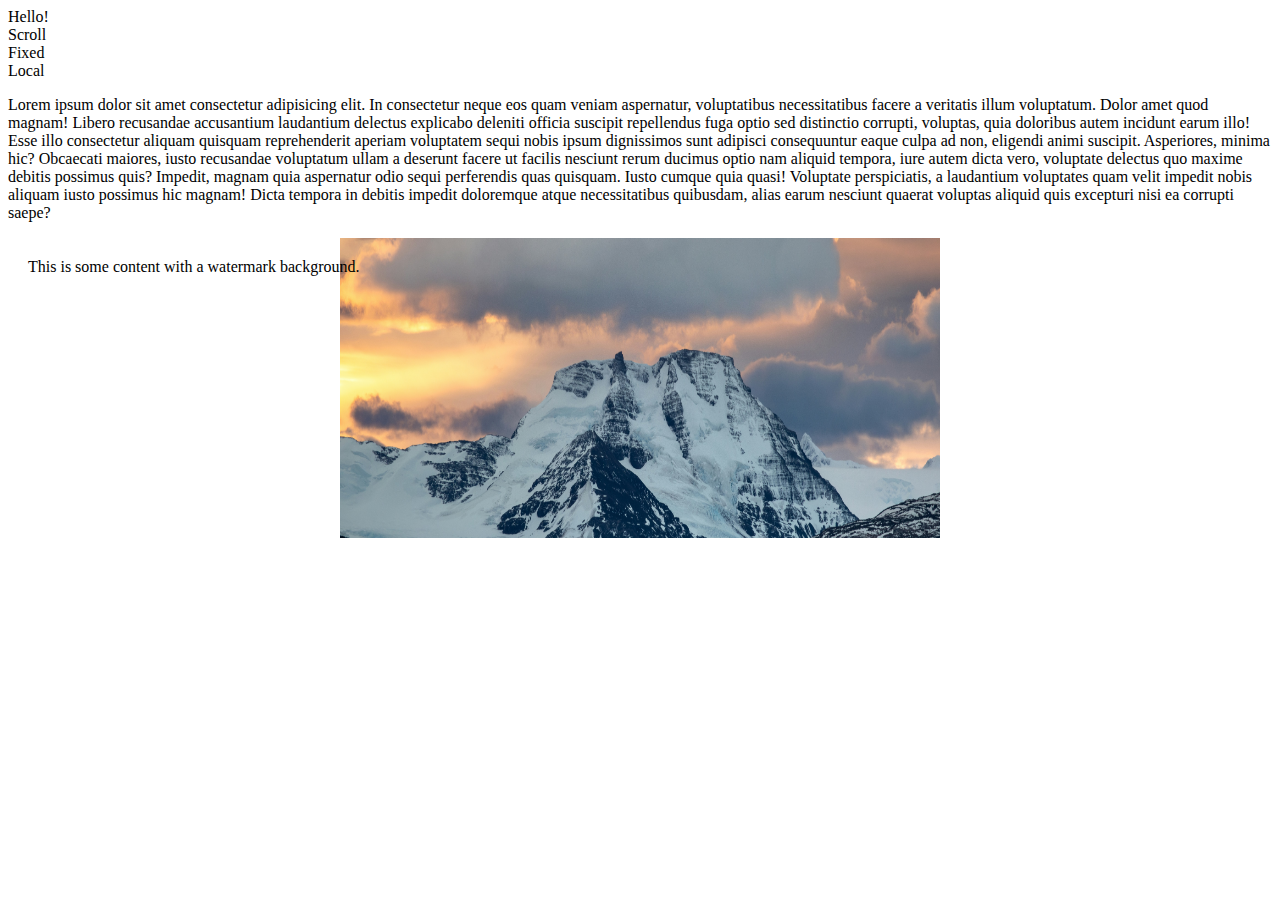
<file: bg-practice/index.html>
<!DOCTYPE html>
<html lang="en">
  <head>
    <meta charset="UTF-8" />
    <meta name="viewport" content="width=device-width, initial-scale=1.0" />
    <title>Document</title>
    <link rel="stylesheet" href="./index.css" />
  </head>
  <body>
    <!-- task 1 -->
    <div class="solid-bg">Hello!</div>

    <!-- task 2  -->
    <!-- back-groun image -->

    <!-- task 3 -->
    <div class="multi-bg"></div>

    <!-- task 4 -->

    <div class="repeat-bg"></div>
    <div class="norepeat-bg"></div>

    <!-- task 5 -->

    <div class="bg-top-left"></div>
    <div class="bg-center"></div>
    <div class="bg-bottom-right"></div>

    <!-- task 6 -->

    <div class="scroll-bg">Scroll</div>
    <div class="fixed-bg">Fixed</div>
    <div class="local-bg">Local</div>

    <!-- task 8  -->

    <div class="responsive-bg">
      <p></p>
        Lorem ipsum dolor sit amet consectetur adipisicing elit. In consectetur
        neque eos quam veniam aspernatur, voluptatibus necessitatibus facere a
        veritatis illum voluptatum. Dolor amet quod magnam! Libero recusandae
        accusantium laudantium delectus explicabo deleniti officia suscipit
        repellendus fuga optio sed distinctio corrupti, voluptas, quia doloribus
        autem incidunt earum illo! Esse illo consectetur aliquam quisquam
        reprehenderit aperiam voluptatem sequi nobis ipsum dignissimos sunt
        adipisci consequuntur eaque culpa ad non, eligendi animi suscipit.
        Asperiores, minima hic? Obcaecati maiores, iusto recusandae voluptatum
        ullam a deserunt facere ut facilis nesciunt rerum ducimus optio nam
        aliquid tempora, iure autem dicta vero, voluptate delectus quo maxime
        debitis possimus quis? Impedit, magnam quia aspernatur odio sequi
        perferendis quas quisquam. Iusto cumque quia quasi! Voluptate
        perspiciatis, a laudantium voluptates quam velit impedit nobis aliquam
        iusto possimus hic magnam! Dicta tempora in debitis impedit doloremque
        atque necessitatibus quibusdam, alias earum nesciunt quaerat voluptas
        aliquid quis excepturi nisi ea corrupti saepe?
      </p>
    </div>

    <!-- task 9  -->

    <div class="hover-effect"></div>

    <!-- task 10 -->
     <div class="watermark-bg">
        <p style="padding: 20px;">This is some content with a watermark background.</p>
     </div>
  </body>
</html>
</file>
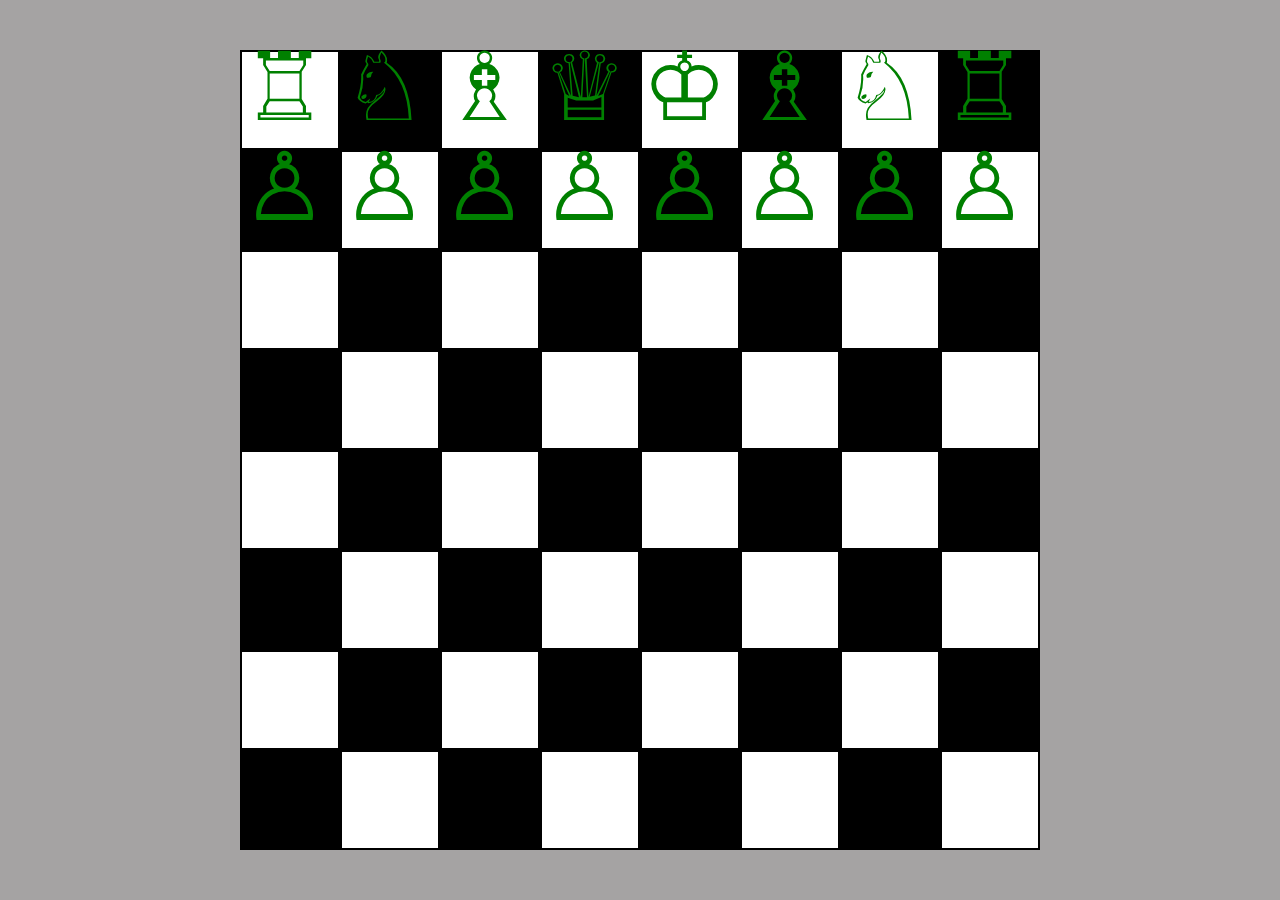
<file: ChessBoard/index.html>
<!DOCTYPE html>
<html lang="en">

<head>
    <meta charset="UTF-8">
    <meta name="viewport" content="width=device-width, initial-scale=1.0">
    <title>ChessBoard</title>
    <link rel="stylesheet" href="./index.css">
</head>

<body>
    <div id="chessBoard">
        <div id="box-1" class="box"><p>&#9814</p></div>
        <div id="box-2" class="box"><p>&#9816</p></div>
        <div id="box-3" class="box"><p>	&#9815</p></div>
        <div id="box-4" class="box"><p>	&#9813</p></div>
        <div id="box-5" class="box"><p>	&#9812</p></div>
        <div id="box-6" class="box"><p>	&#9815</p></div>
        <div id="box-7" class="box"><p>&#9816</p></div>
        <div id="box-8" class="box"><p>&#9814</p></div>
        <div id="box-9" class="box"><p>&#9817</p></div>
        <div id="box-10" class="box"><p>&#9817</p></div>
        <div id="box-11" class="box"><p>&#9817</p></div>
        <div id="box-12" class="box"><p>&#9817</p></div>
        <div id="box-13" class="box"><p>&#9817</p></div>
        <div id="box-14" class="box"><p>&#9817</p></div>
        <div id="box-15" class="box"><p>&#9817</p></div>
        <div id="box-16" class="box"><p>&#9817</p></div>
        <div id="box-17" class="box"></div>
        <div id="box-18" class="box"></div>
        <div id="box-19" class="box"></div>
        <div id="box-20" class="box"></div>
        <div id="box-21" class="box"></div>
        <div id="box-22" class="box"></div>
        <div id="box-23" class="box"></div>
        <div id="box-24" class="box"></div>
        <div id="box-25" class="box"></div>
        <div id="box-26" class="box"></div>
        <div id="box-27" class="box"></div>
        <div id="box-28" class="box"></div>
        <div id="box-29" class="box"></div>
        <div id="box-30" class="box"></div>
        <div id="box-31" class="box"></div>
        <div id="box-32" class="box"></div>
        <div id="box-33" class="box"></div>
        <div id="box-34" class="box"></div>
        <div id="box-35" class="box"></div>
        <div id="box-36" class="box"></div>
        <div id="box-37" class="box"></div>
        <div id="box-38" class="box"></div>
        <div id="box-39" class="box"></div>
        <div id="box-40" class="box"></div>
        <div id="box-41" class="box"></div>
        <div id="box-42" class="box"></div>
        <div id="box-43" class="box"></div>
        <div id="box-44" class="box"></div>
        <div id="box-45" class="box"></div>
        <div id="box-46" class="box"></div>
        <div id="box-47" class="box"></div>
        <div id="box-48" class="box"></div>
        <div id="box-49" class="box"></div>
        <div id="box-50" class="box"></div>
        <div id="box-51" class="box"></div>
        <div id="box-52" class="box"></div>
        <div id="box-53" class=box></div>
        <div id="box-54" class=box></div>
        <div id="box-55" class=box></div>
        <div id="box-56" class=box></div>
        <div id="box-57" class=box></div>
        <div id="box-58" class=box></div>
        <div id="box-59" class=box></div>
        <div id="box-60" class=box></div>
        <div id="box-61" class=box></div>
        <div id="box-62" class=box></div>
        <div id="box-63" class=box></div>
        <div id="box-64" class=box></div>
    </div>
</body>
<script src="./index.js
"></script>

</html>
</file>
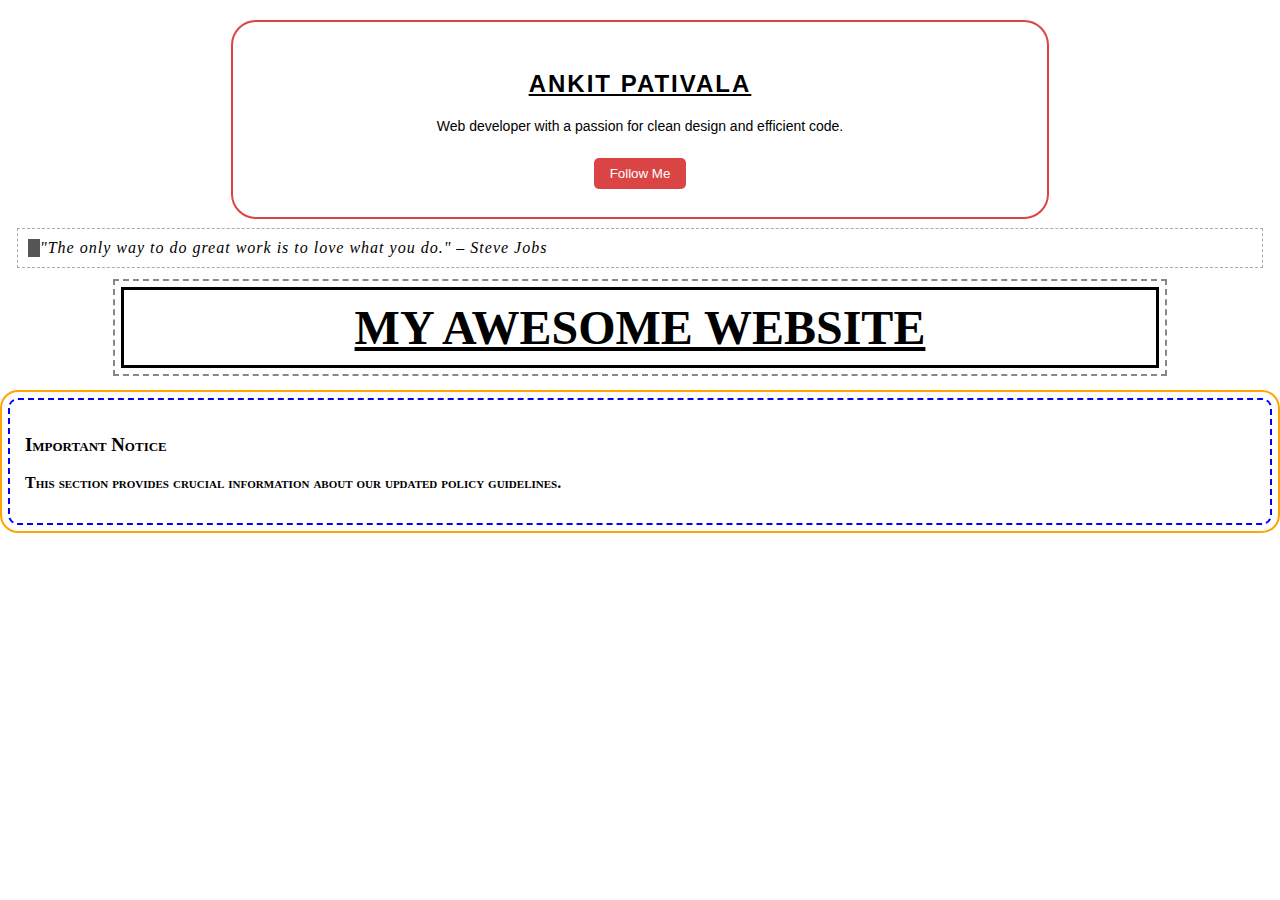
<file: practice/index.html>
<!DOCTYPE html>
<html lang="en">
  <head>
    <meta charset="UTF-8" />
    <meta name="viewport" content="width=device-width, initial-scale=1.0" />
    <title>Document</title>
    <link rel="stylesheet" href="./index.css" />
  </head>
  <body>
    <div class="profile-card">
      <h2>Ankit pativala</h2>
      <p>Web developer with a passion for clean design and efficient code.</p>
      <button>Follow Me</button>
    </div>

    <!-- task 1 -->

    <div class="quote-box">
      <p>
        "The only way to do great work is to love what you do." – Steve Jobs
      </p>
    </div>

    <!-- task 2 -->

    <h1 class="title">My Awesome Website</h1>

    <!-- task 3 -->

    <div class="info-card">
      <h3>Important Notice</h3>
      <p>
        This section provides crucial information about our updated policy
        guidelines.
      </p>
    </div>
  </body>
</html>
</file>
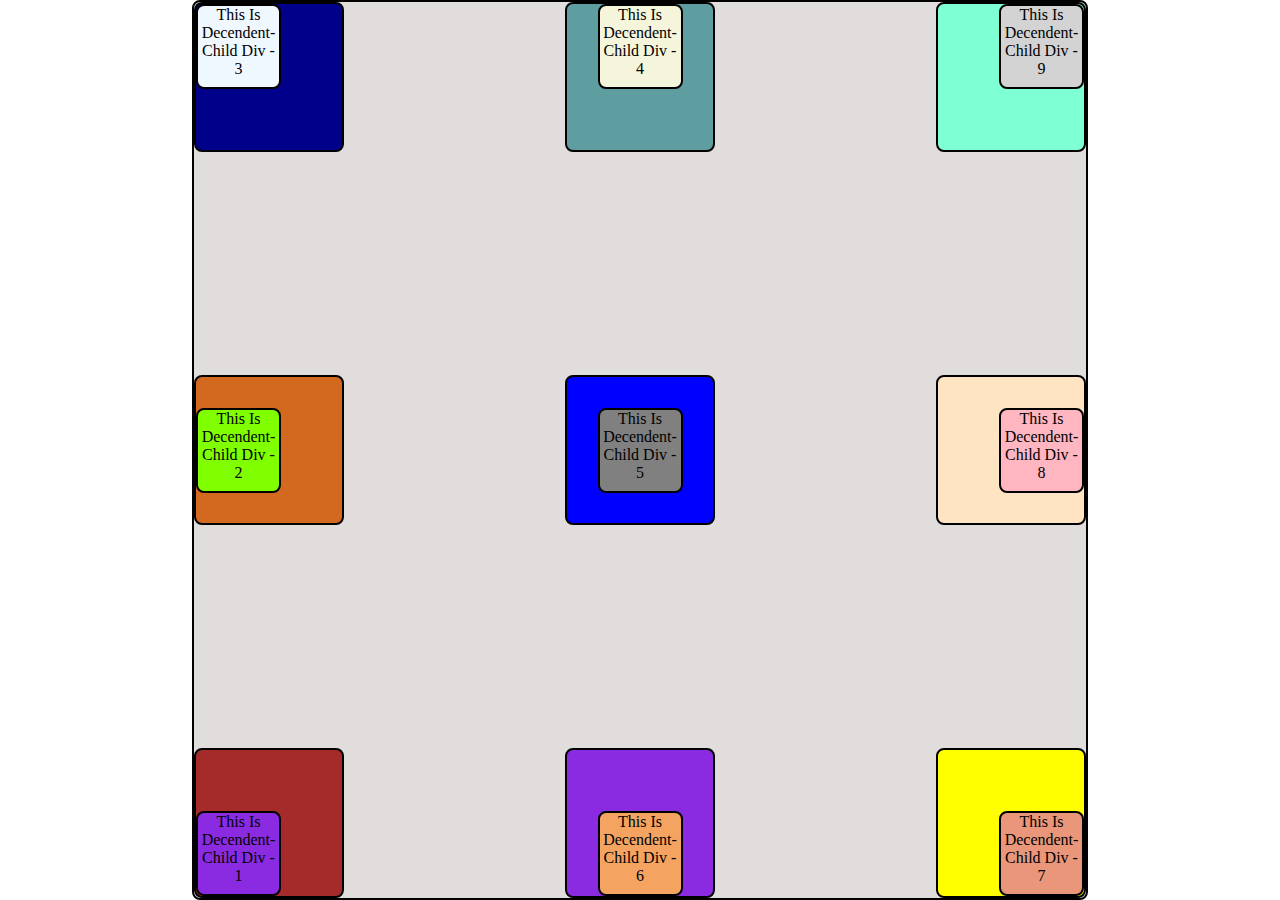
<file: practise -16-05/index.html>
<!DOCTYPE html>
<html lang="en">
  <head>
    <meta charset="UTF-8" />
    <meta name="viewport" content="width=device-width, initial-scale=1.0" />
    <title>Document</title>
    <link rel="stylesheet" href="./index.css" />
  </head>
  <body>
    <div id="maindiv">
      <div class="div-1">
        <div class="childdiv-1 box"><div class="Decendent-Child-1 decendent">This Is Decendent-Child Div - 1</div></div>
      </div>
      <div class="div-2">
        <div class="childdiv-2 box"><div class="Decendent-Child-2 decendent">This Is Decendent-Child Div - 2</div></div>
      </div>
      <div class="div-3">
        <div class="childdiv-3 box"><div class="Decendent-Child-3 decendent">This Is Decendent-Child Div - 3</div></div>
      </div>
      <div class="div-4">
        <div class="childdiv-4 box"><div class="Decendent-Child-4 decendent">This Is Decendent-Child Div - 4</div></div>
      </div>
      <div class="div-5">
        <div class="childdiv-5 box"><div class="Decendent-Child-5 decendent">This Is Decendent-Child Div - 5</div></div>
      </div>
      <div class="div-6">
        <div class="childdiv-6 box"><div class="Decendent-Child-6 decendent">This Is Decendent-Child Div - 6</div></div>
      </div>
      <div class="div-7">
        <div class="childdiv-7 box"><div class="Decendent-Child-7 decendent">This Is Decendent-Child Div - 7</div></div>
      </div>
      <div class="div-8">
        <div class="childdiv-8 box"><div class="Decendent-Child-8 decendent">This Is Decendent-Child Div - 8</div></div>
      </div>
      <div class="div-9">
        <div class="childdiv-9 box"><div class="Decendent-Child-9 decendent">This Is Decendent-Child Div - 9</div></div>
      </div>
    </div>
  </body>
</html>
</file>
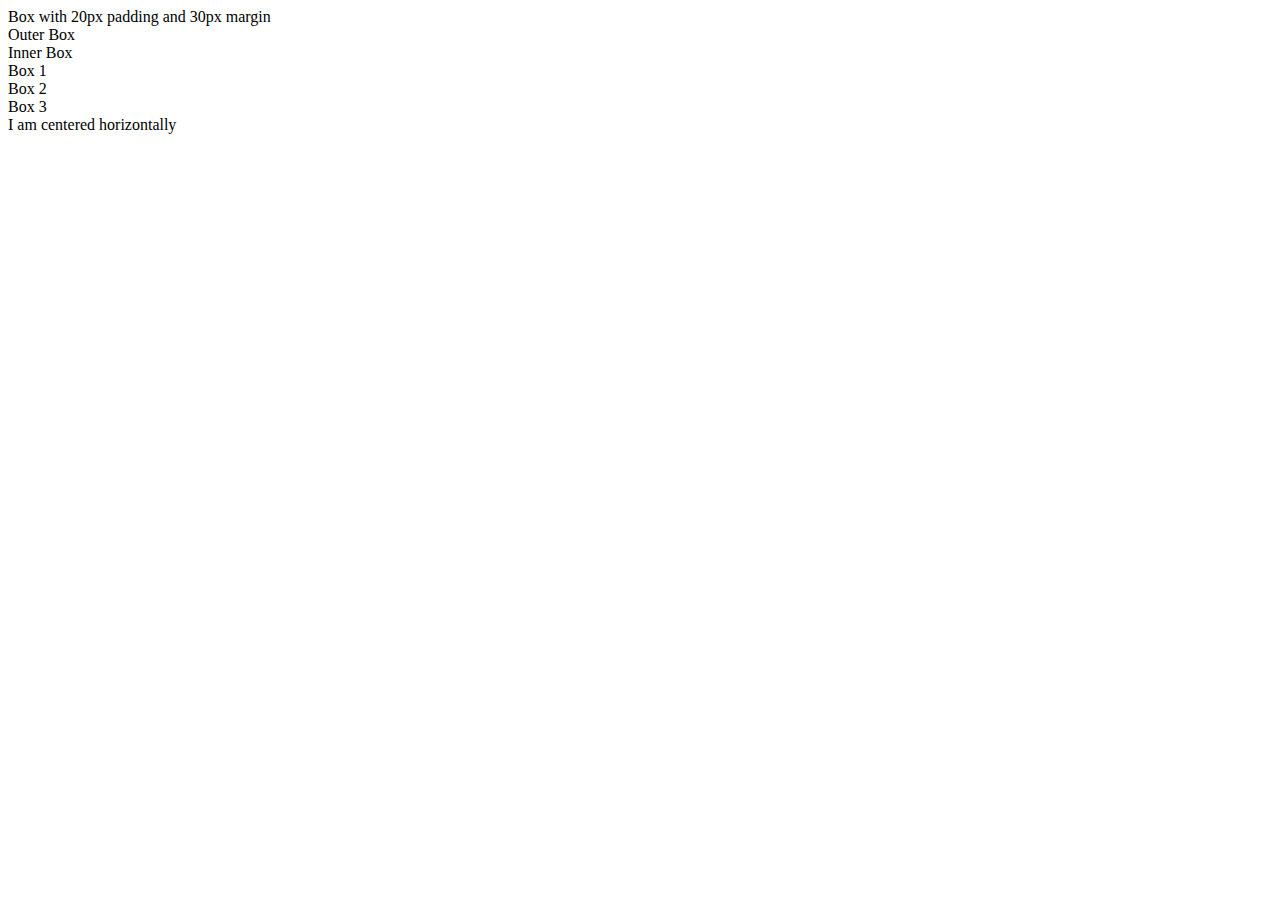
<file: practise-14-05/index.html>
<!DOCTYPE html>
<html lang="en">
  <head>
    <meta charset="UTF-8" />
    <meta name="viewport" content="width=device-width, initial-scale=1.0" />
    <title>Document</title>
    <link rel="stylesheet" href="./index.css" />
  </head>
  <body>

    <!-- task 1 -->
    <div class="box1">Box with 20px padding and 30px margin</div>

    <div class="outer-box">
      Outer Box
      <div class="inner-box">Inner Box</div>
    </div>

    <div class="box2">Box 1</div>
    <div class="box3">Box 2</div>
    <div class="box4">Box 3</div>

    <div class="centered-box">I am centered horizontally</div>

  </body>
</html>
</file>
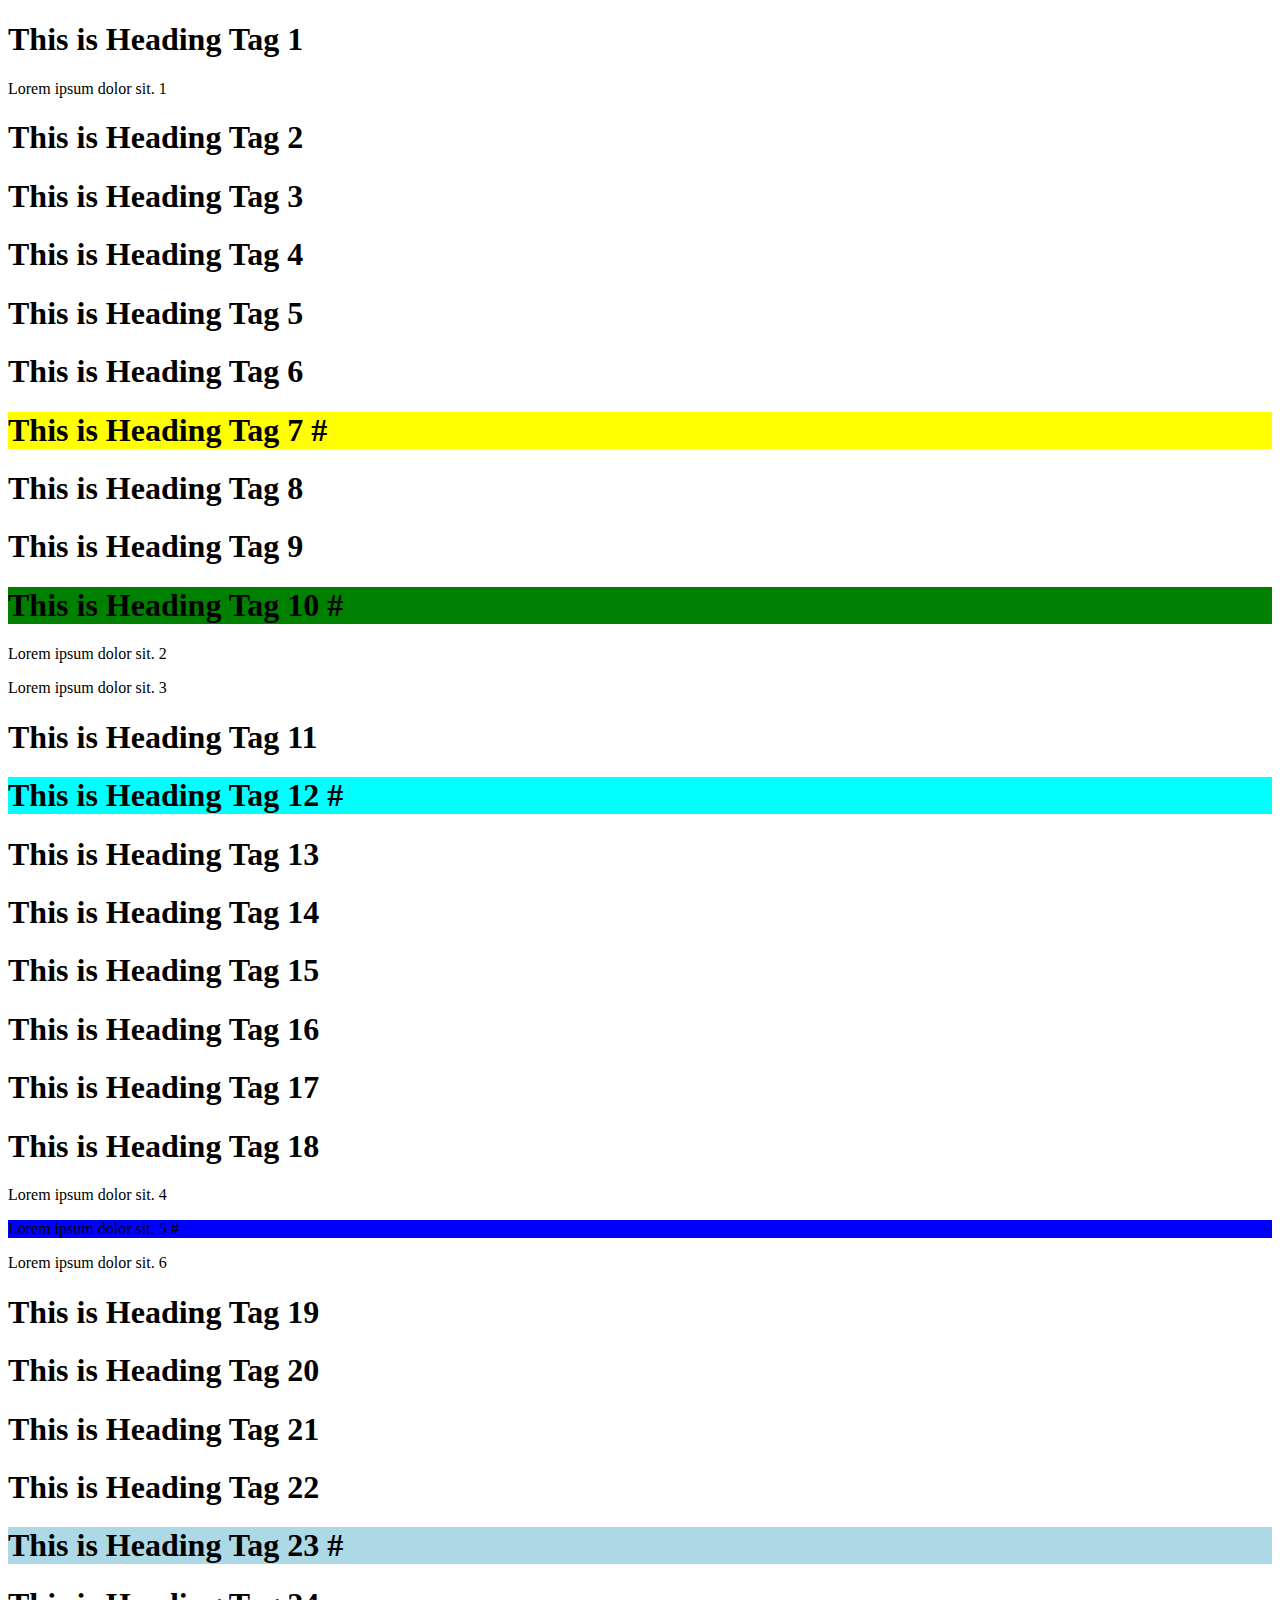
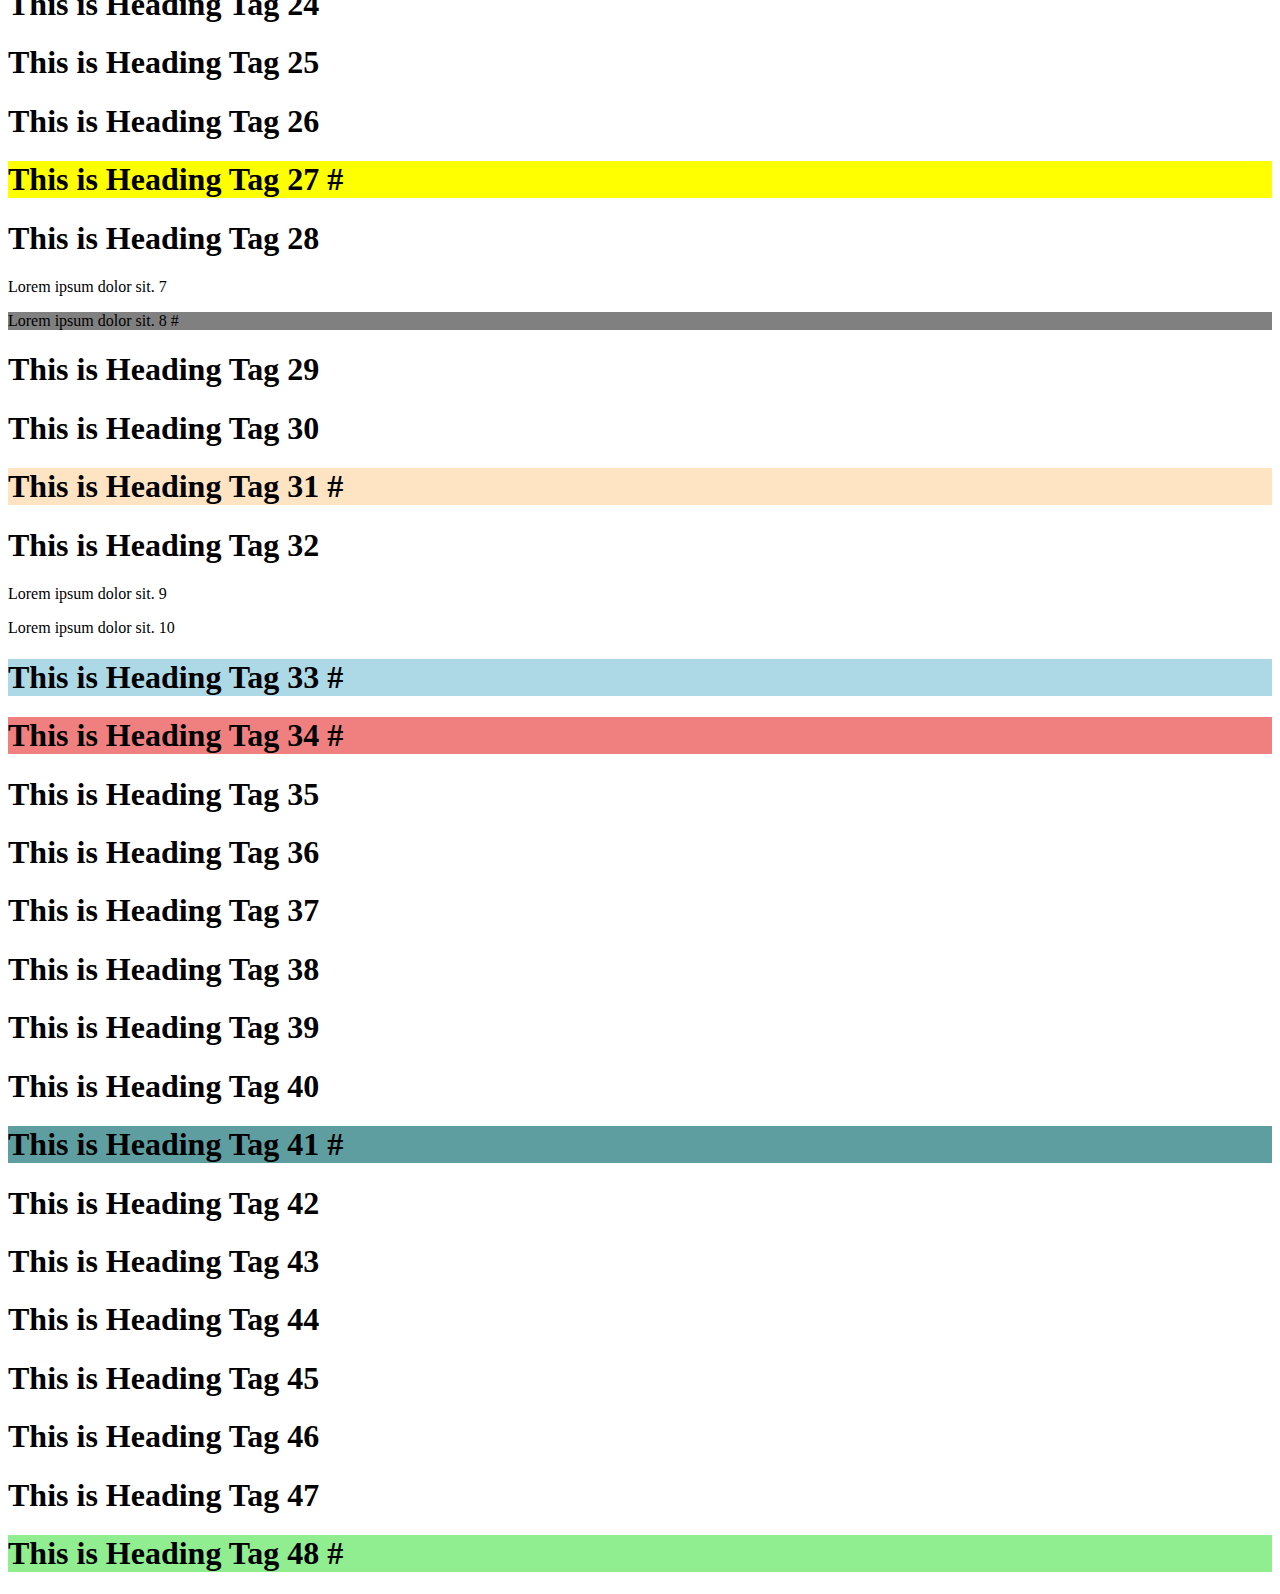
<file: Psudo Class Selectors/index.html>
<!DOCTYPE html>
<html lang="en">

<head>
    <meta charset="UTF-8">
    <meta name="viewport" content="width=device-width, initial-scale=1.0">
    <title>Document</title>
    <link rel="stylesheet" href="./css/style.css">
</head>

<body>
    <!-- Selectors in Css -->
    <!-- Tag Selector -->
    <!-- Class Selector -->
    <!-- Id Selector -->
    <!-- Combinators Selector -->
    <!-- Descendent Selector -->

    <!-- <section>
        <div>
            <p>Lorem ipsum dolor sit amet consectetur adipisicing elit. Necessitatibus perferendis, consequatur sit
                harum cupiditate inventore quod autem ipsum dolores neque reiciendis quis pariatur rem aliquam fugiat
                praesentium doloribus! Tempore, asperiores.</p>
            <span>
                Lorem ipsum dolor sit, amet consectetur adipisicing elit. Aspernatur dolorem, ab rem expedita distinctio
                accusantium veritatis labore quaerat iure soluta ad dolores earum placeat dignissimos! Distinctio saepe
                odit recusandae molestias.
            </span>
        </div>
        <div>
            <p>Lorem, ipsum dolor sit amet consectetur adipisicing elit. Ipsum in doloribus recusandae eius amet adipisci eum, quisquam aliquam odit dicta nostrum consequatur placeat atque commodi rerum. Tenetur, iusto incidunt. Eligendi?</p>
        </div>
        <p>Lorem ipsum dolor sit amet consectetur, adipisicing elit. Ea hic maiores corporis laboriosam eum quod obcaecati neque nulla repudiandae quibusdam? Neque ipsam dicta quibusdam tempore maxime nemo possimus, sapiente modi.</p>
    </section>

    <section>
        <div>
            <p>Lorem, ipsum dolor sit amet consectetur adipisicing elit. Earum eius corrupti quasi, optio magni consequatur ad praesentium autem fugiat enim sint doloremque reiciendis blanditiis. Veritatis corporis incidunt magni modi aliquid.</p>
        </div>
    </section> -->







    <!-- Child Selector -->


    <!-- <article>
        <div>
            <p>Lorem ipsum dolor sit amet consectetur adipisicing elit. Aspernatur repellat blanditiis possimus ullam reprehenderit, perspiciatis laborum nisi rerum recusandae, quas ratione ducimus ab quasi esse doloribus natus voluptatum optio delectus!</p>
        </div>
        <span>
            <p>Lorem ipsum dolor sit amet consectetur adipisicing elit. Culpa quaerat, amet deleniti id dolorum eveniet neque! Modi, facilis vero ullam quibusdam quis, magni nobis doloribus eum eveniet accusamus facere odio!</p>
        </span>
    </article> -->

    <!-- Next Sibling Selector -->

    <!-- <main>
        <section>
            <div>Lorem ipsum dolor sit amet consectetur, adipisicing elit. Reiciendis natus dolores commodi unde delectus omnis optio minus repudiandae obcaecati ducimus, eaque iste temporibus vero, praesentium dolor exercitationem aspernatur deleniti aut?</div>
        </section>
        <span>Lorem ipsum dolor sit amet, consectetur adipisicing elit. Sunt sed neque atque ea nam a minima nisi eos eveniet aliquam quam voluptatum suscipit, autem nihil nemo omnis nesciunt eligendi corporis!</span>
        <span>Lorem ipsum dolor sit amet, consectetur adipisicing elit. Sunt sed neque atque ea nam a minima nisi eos eveniet aliquam quam voluptatum suscipit, autem nihil nemo omnis nesciunt eligendi corporis!</span>
        <article></article>
        <div>Lorem ipsum dolor sit, amet consectetur adipisicing elit. Soluta assumenda obcaecati molestias vitae neque ipsa, esse eius odio nobis deleniti dignissimos amet ut beatae est laborum nostrum accusantium, fugit sit.</div>
        <div>Lorem ipsum dolor sit, amet consectetur adipisicing elit. Soluta assumenda obcaecati molestias vitae neque ipsa, esse eius odio nobis deleniti dignissimos amet ut beatae est laborum nostrum accusantium, fugit sit.</div>
        <section></section>
        <span>Lorem ipsum dolor sit amet consectetur, adipisicing elit. Illo eum incidunt voluptatem in ipsa beatae velit aspernatur odio sint, necessitatibus cum! Nam esse est perspiciatis nulla id sunt, suscipit explicabo.</span>
    </main> -->


    <!-- Subsequent Sibling Selector -->


    <!-- 
    <main>
        <section>
            <div>Lorem ipsum dolor sit amet consectetur, adipisicing elit. Reiciendis natus dolores commodi unde
                delectus omnis optio minus repudiandae obcaecati ducimus, eaque iste temporibus vero, praesentium dolor
                exercitationem aspernatur deleniti aut?</div>
        </section>
        <span>Lorem ipsum dolor sit amet, consectetur adipisicing elit. Sunt sed neque atque ea nam a minima nisi eos
            eveniet aliquam quam voluptatum suscipit, autem nihil nemo omnis nesciunt eligendi corporis!</span>
        <span>Lorem ipsum dolor sit amet, consectetur adipisicing elit. Sunt sed neque atque ea nam a minima nisi eos
            eveniet aliquam quam voluptatum suscipit, autem nihil nemo omnis nesciunt eligendi corporis!</span>
        <article></article>
        <div>Lorem ipsum dolor sit, amet consectetur adipisicing elit. Soluta assumenda obcaecati molestias vitae neque
            ipsa, esse eius odio nobis deleniti dignissimos amet ut beatae est laborum nostrum accusantium, fugit sit.
        </div>
        <div>Lorem ipsum dolor sit, amet consectetur adipisicing elit. Soluta assumenda obcaecati molestias vitae neque
            ipsa, esse eius odio nobis deleniti dignissimos amet ut beatae est laborum nostrum accusantium, fugit sit.
        </div>
        <section></section>
        <span>Lorem ipsum dolor sit amet consectetur, adipisicing elit. Illo eum incidunt voluptatem in ipsa beatae
            velit aspernatur odio sint, necessitatibus cum! Nam esse est perspiciatis nulla id sunt, suscipit
            explicabo.</span>

        <section></section>
        <span>Lorem ipsum dolor, sit amet consectetur adipisicing elit. Dolore ratione animi sint blanditiis consequatur
            illo, quisquam iusto voluptates, dolorem quos, sed voluptate nemo quia ipsa aut doloribus earum libero
            fugiat.</span>
        <span>
            Lorem ipsum dolor sit amet consectetur adipisicing elit. Voluptate fugit enim aperiam laborum ducimus
            ratione nemo maxime ipsum aspernatur, perspiciatis nulla laudantium atque eveniet quod perferendis culpa
            illum dicta deleniti!
        </span>
    </main> -->


    <!-- Pseudo Class Selectors -->

    <header>
        <h1>This is Heading Tag 1</h1>
        <p>Lorem ipsum dolor sit. 1</p>
        <h1>This is Heading Tag 2</h1>
        <h1>This is Heading Tag 3</h1>
        <h1>This is Heading Tag 4</h1>
        <h1>This is Heading Tag 5</h1>
        <h1>This is Heading Tag 6</h1>
        <h1>This is Heading Tag 7 #</h1>
        <h1>This is Heading Tag 8</h1>
        <h1>This is Heading Tag 9</h1>
        <h1>This is Heading Tag 10 #</h1>
        <div>
            <p>Lorem ipsum dolor sit. 2</p>
            <p>Lorem ipsum dolor sit. 3</p>
            <h1>This is Heading Tag 11</h1>
            <h1>This is Heading Tag 12 #</h1>
            <h1>This is Heading Tag 13</h1>
            <h1>This is Heading Tag 14</h1>
            <h1>This is Heading Tag 15</h1>
            <h1>This is Heading Tag 16</h1>
            <h1>This is Heading Tag 17</h1>
            <h1>This is Heading Tag 18</h1>
        </div>
        <p>Lorem ipsum dolor sit. 4</p>
        <p>Lorem ipsum dolor sit. 5 #</p>
        <p>Lorem ipsum dolor sit. 6</p>
        <section>
            <div>
                <h1>This is Heading Tag 19</h1>
                <h1>This is Heading Tag 20</h1>
                <h1>This is Heading Tag 21</h1>
                <h1>This is Heading Tag 22</h1>
                <h1>This is Heading Tag 23 #</h1>
                <h1>This is Heading Tag 24</h1>
                <h1>This is Heading Tag 25</h1>
                <h1>This is Heading Tag 26</h1>
            </div>
        </section>
        <h1>This is Heading Tag 27 #</h1>
        <h1>This is Heading Tag 28</h1>
        <p>Lorem ipsum dolor sit. 7</p>
        <p>Lorem ipsum dolor sit. 8 #</p>
        <h1>This is Heading Tag 29</h1>
        <span>
            <h1>This is Heading Tag 30</h1>
            <h1>This is Heading Tag 31 #</h1>
            <h1>This is Heading Tag 32</h1>
            <p>Lorem ipsum dolor sit. 9</p>
            <p>Lorem ipsum dolor sit. 10</p>
        </span>
        <div>
            <section>
                <div>
                    <h1>This is Heading Tag 33 #</h1>
                    <h1>This is Heading Tag 34 #</h1>
                    <h1>This is Heading Tag 35</h1>
                    <h1>This is Heading Tag 36</h1>
                    <h1>This is Heading Tag 37</h1>
                    <h1>This is Heading Tag 38</h1>
                    <h1>This is Heading Tag 39</h1>
                    <h1>This is Heading Tag 40</h1>
                </div>
            </section>
        </div>
        <h1>This is Heading Tag 41 #</h1>
        <h1>This is Heading Tag 42</h1>
        <h1>This is Heading Tag 43</h1>
        <h1>This is Heading Tag 44</h1>
        <h1>This is Heading Tag 45</h1>
        <h1>This is Heading Tag 46</h1>
        <h1>This is Heading Tag 47</h1>
        <h1>This is Heading Tag 48 #</h1>
    </header>



</body>

</html>
</file>
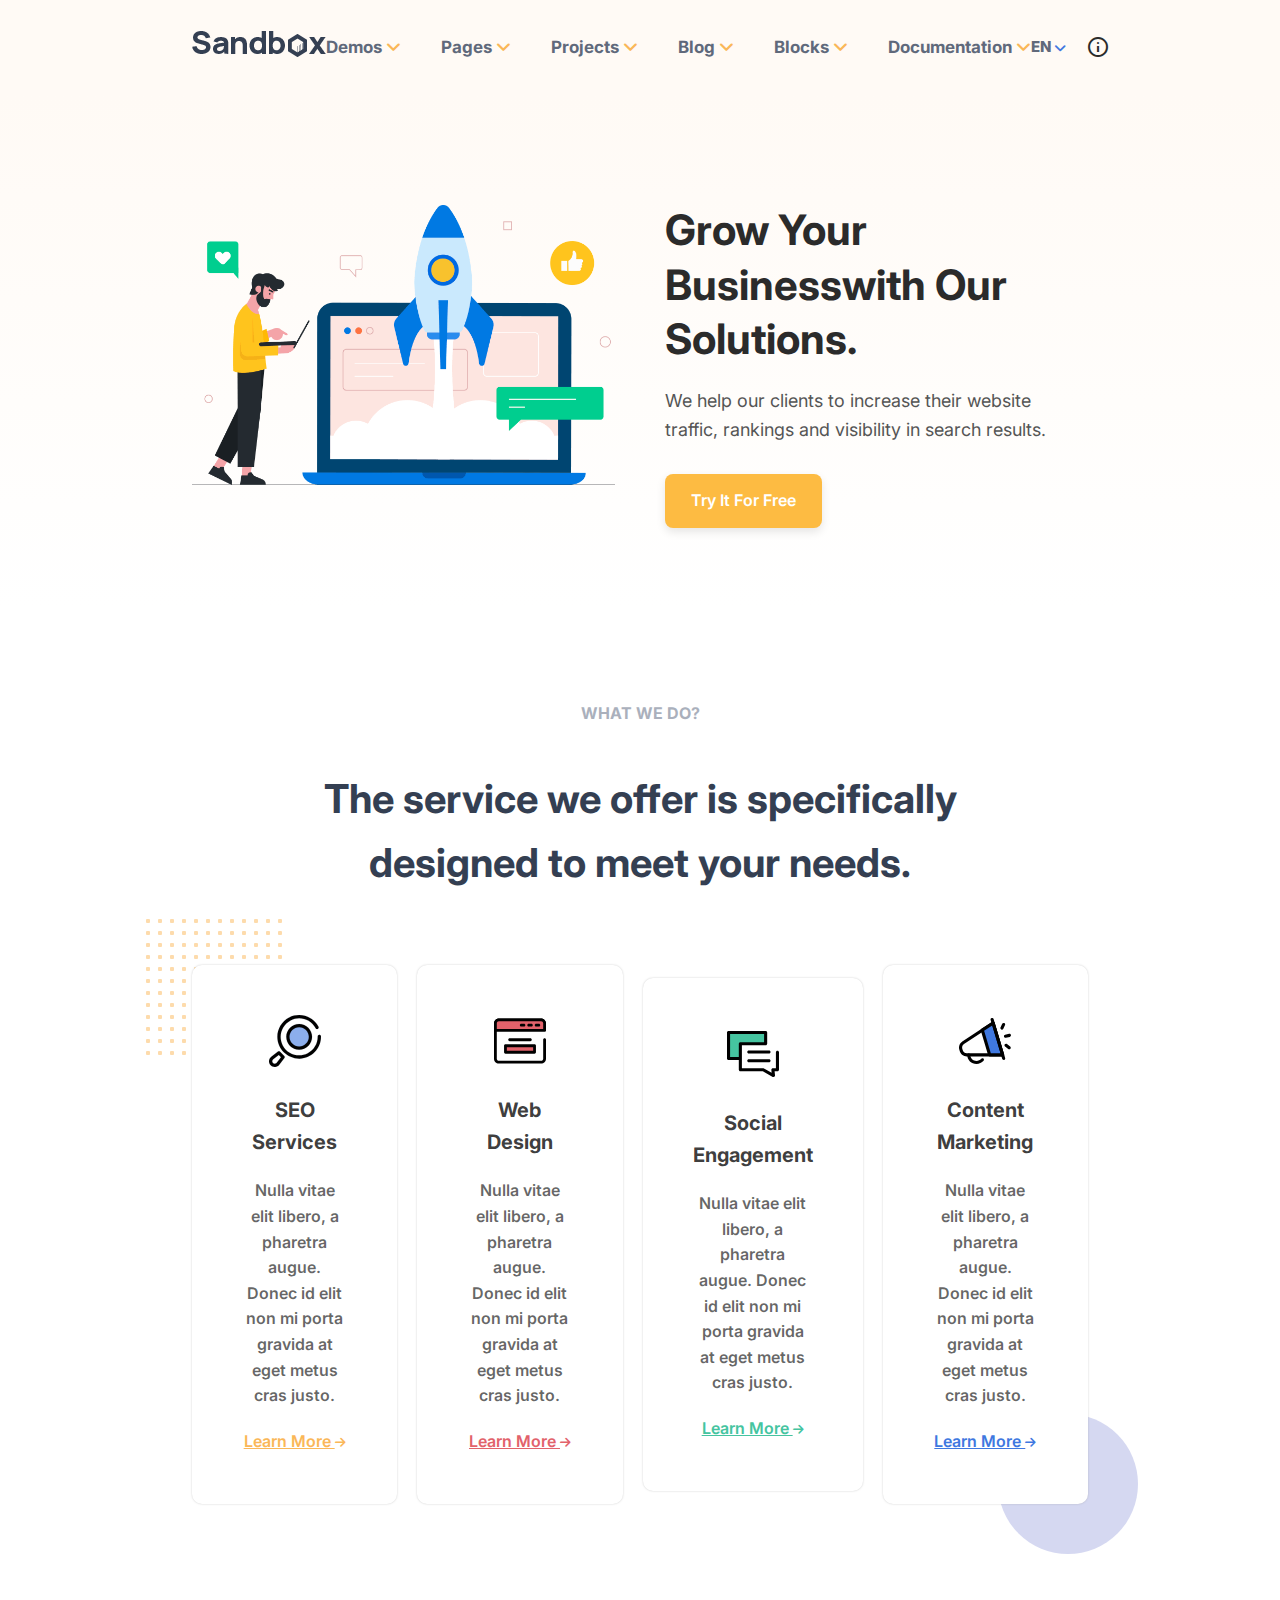
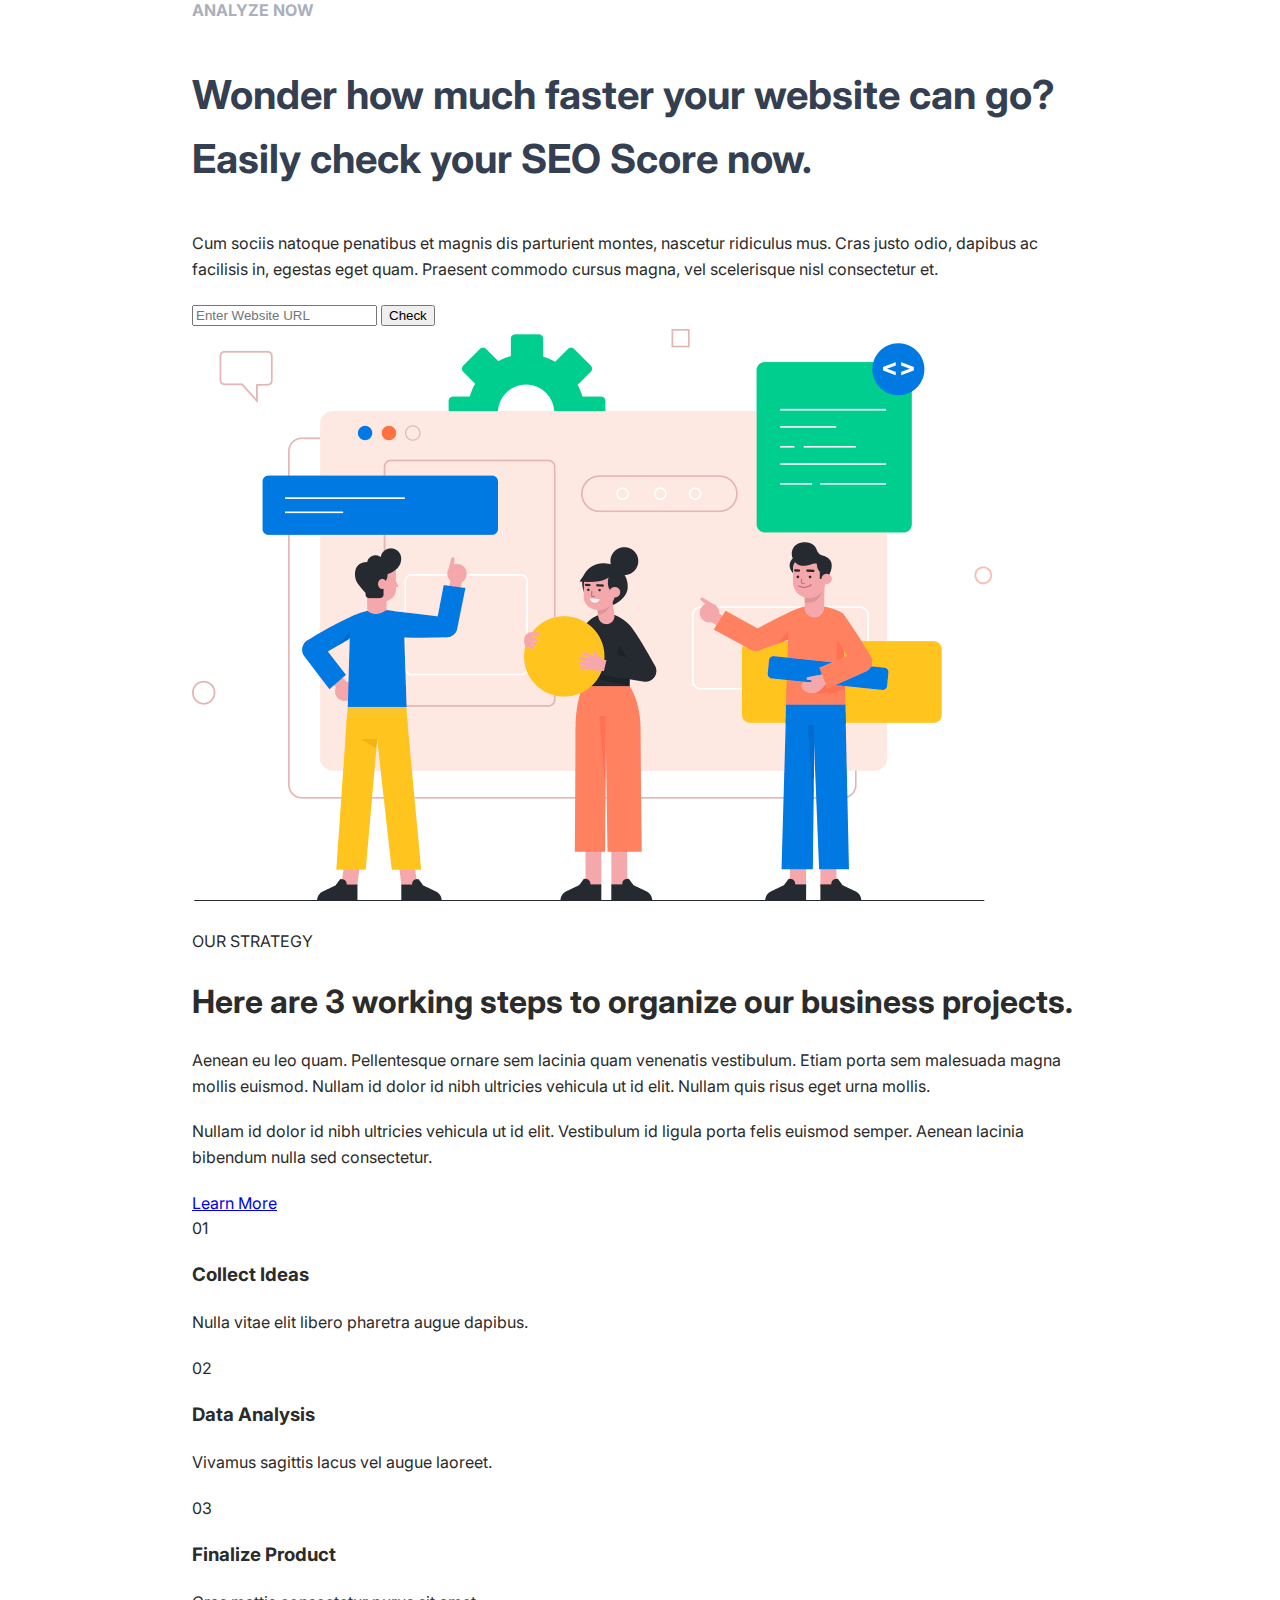
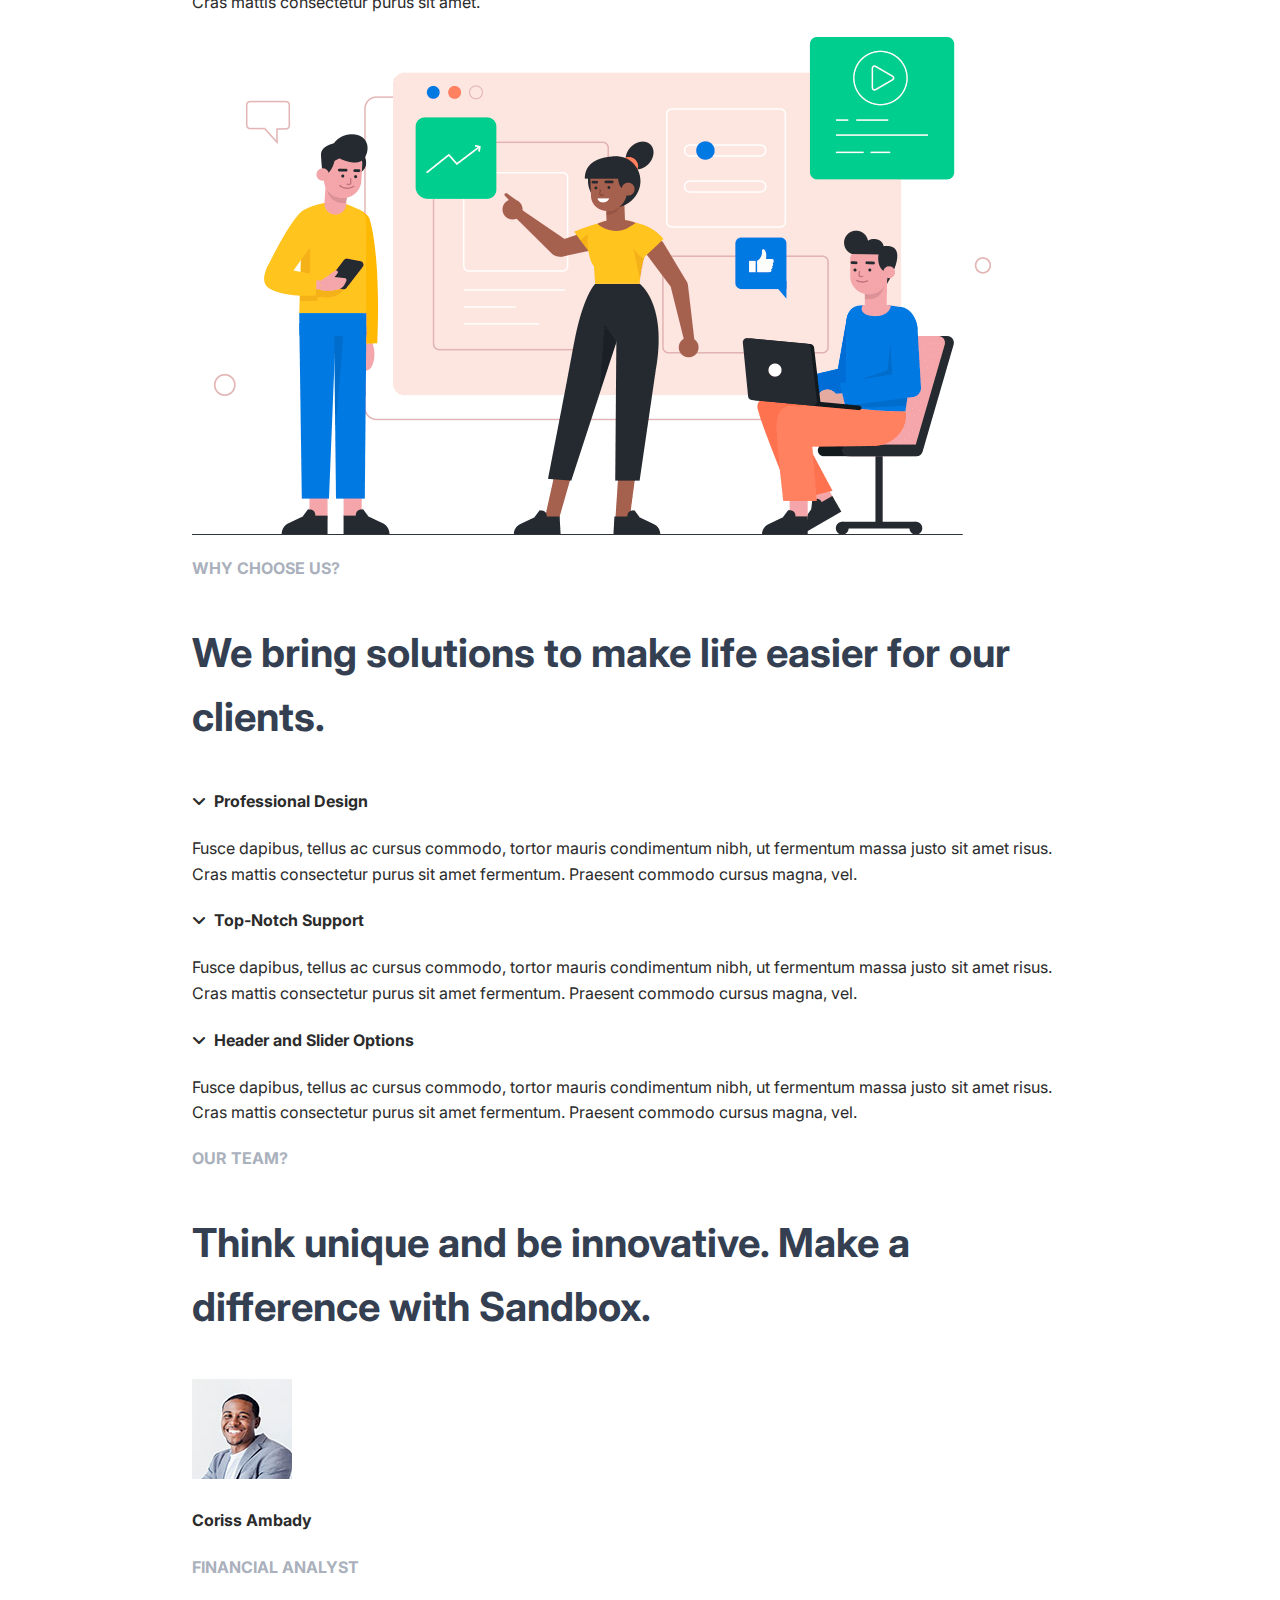
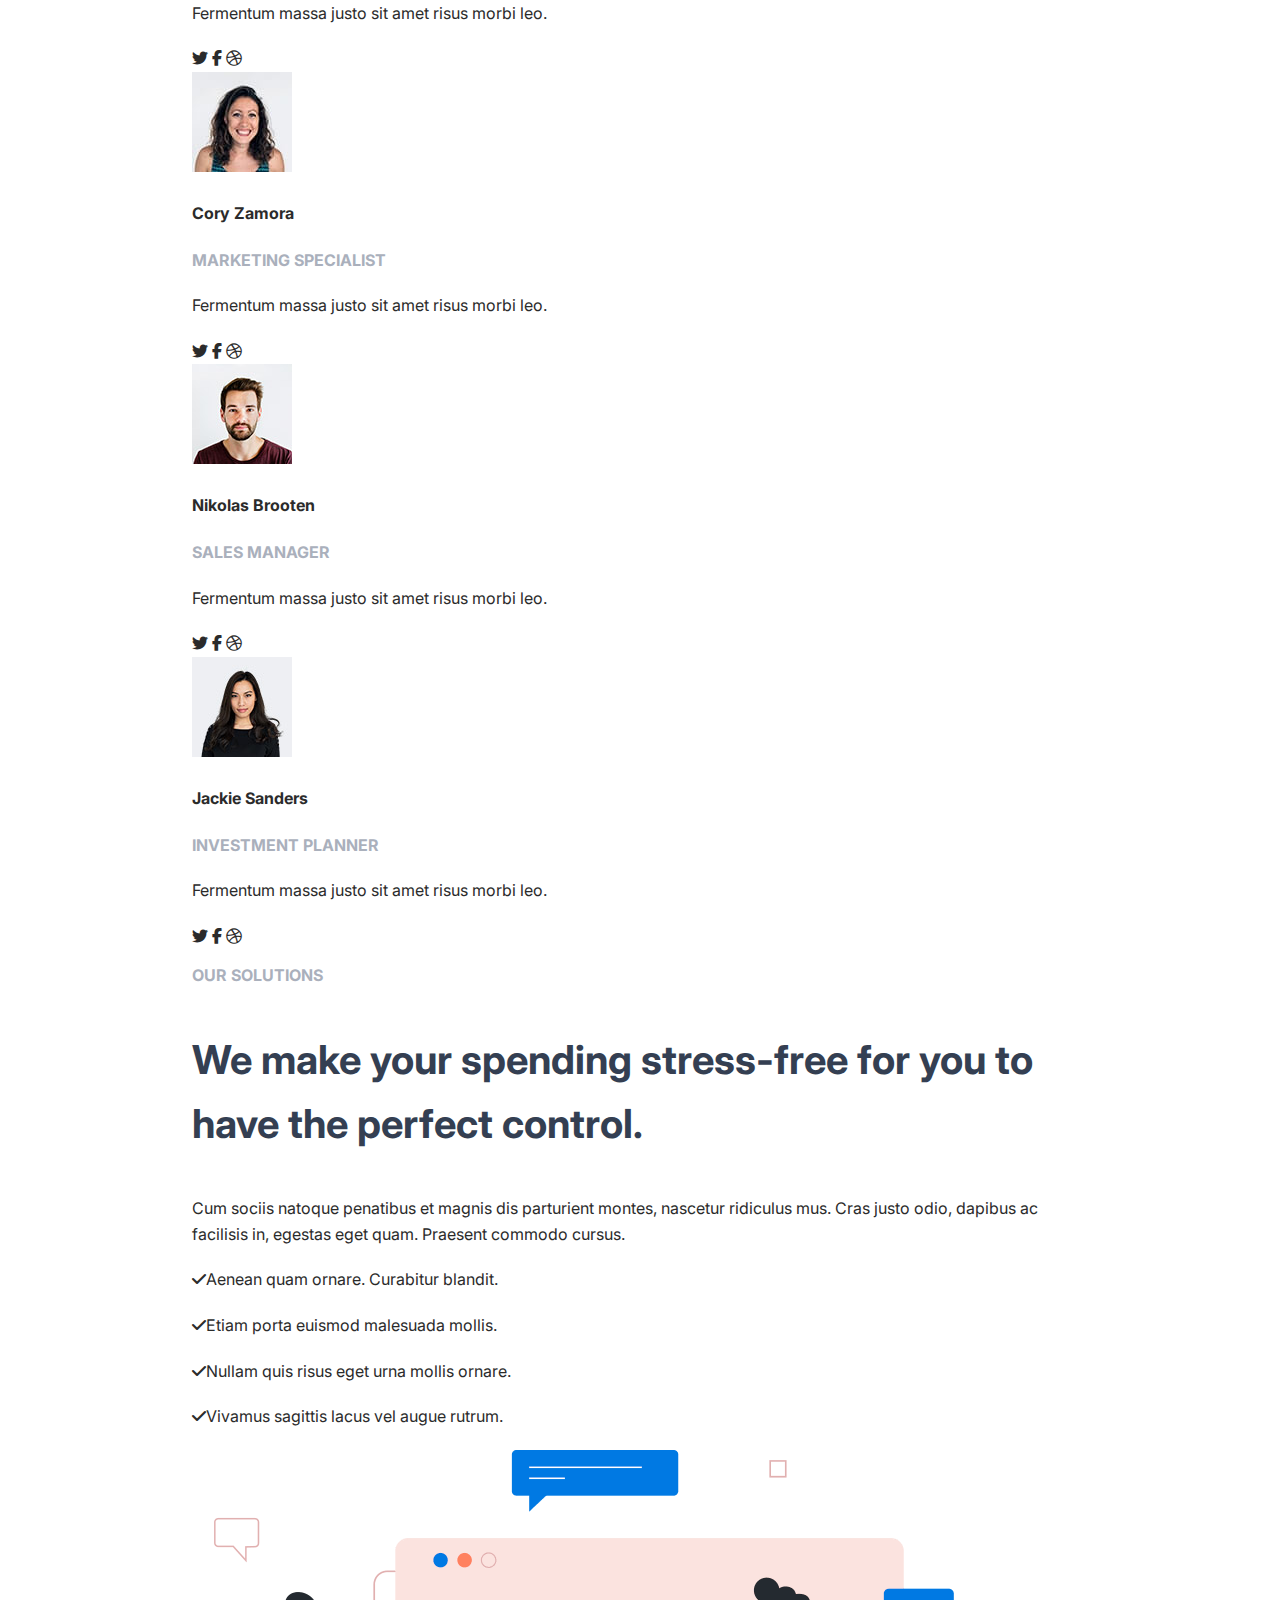
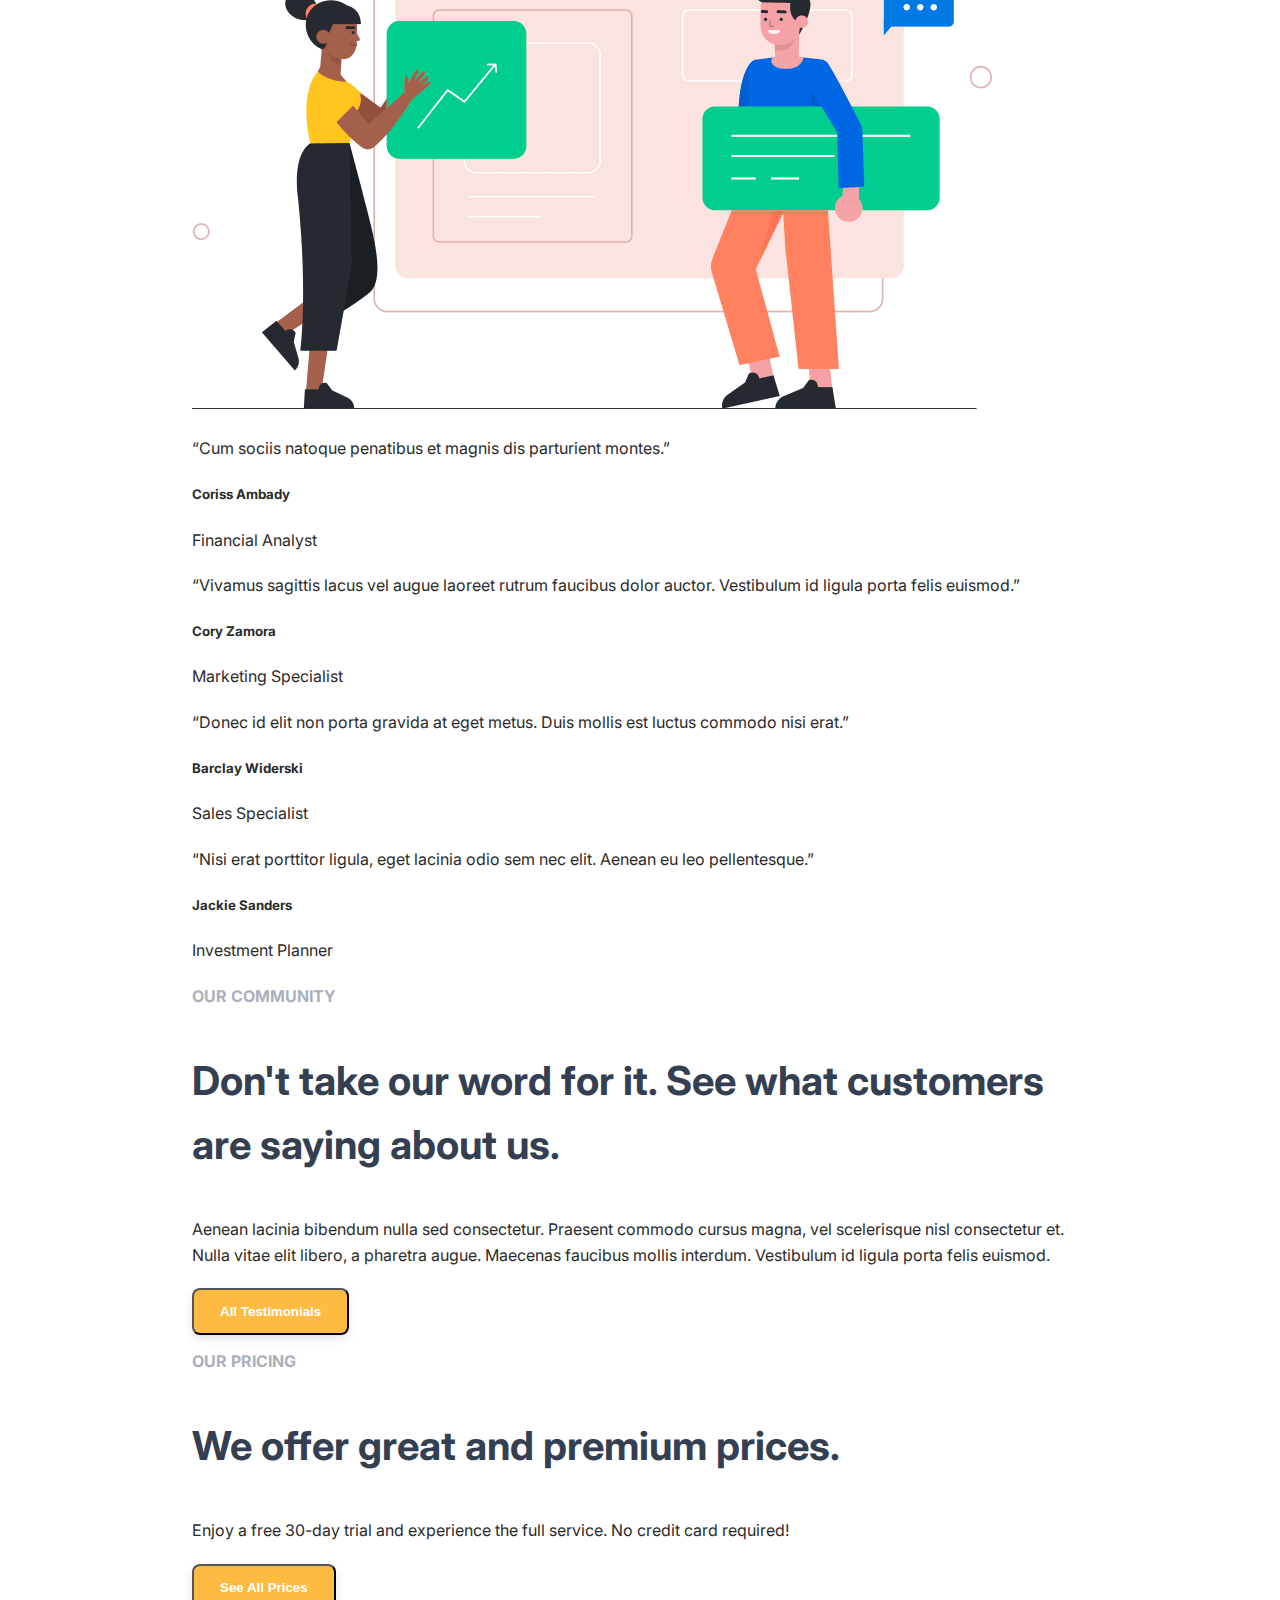
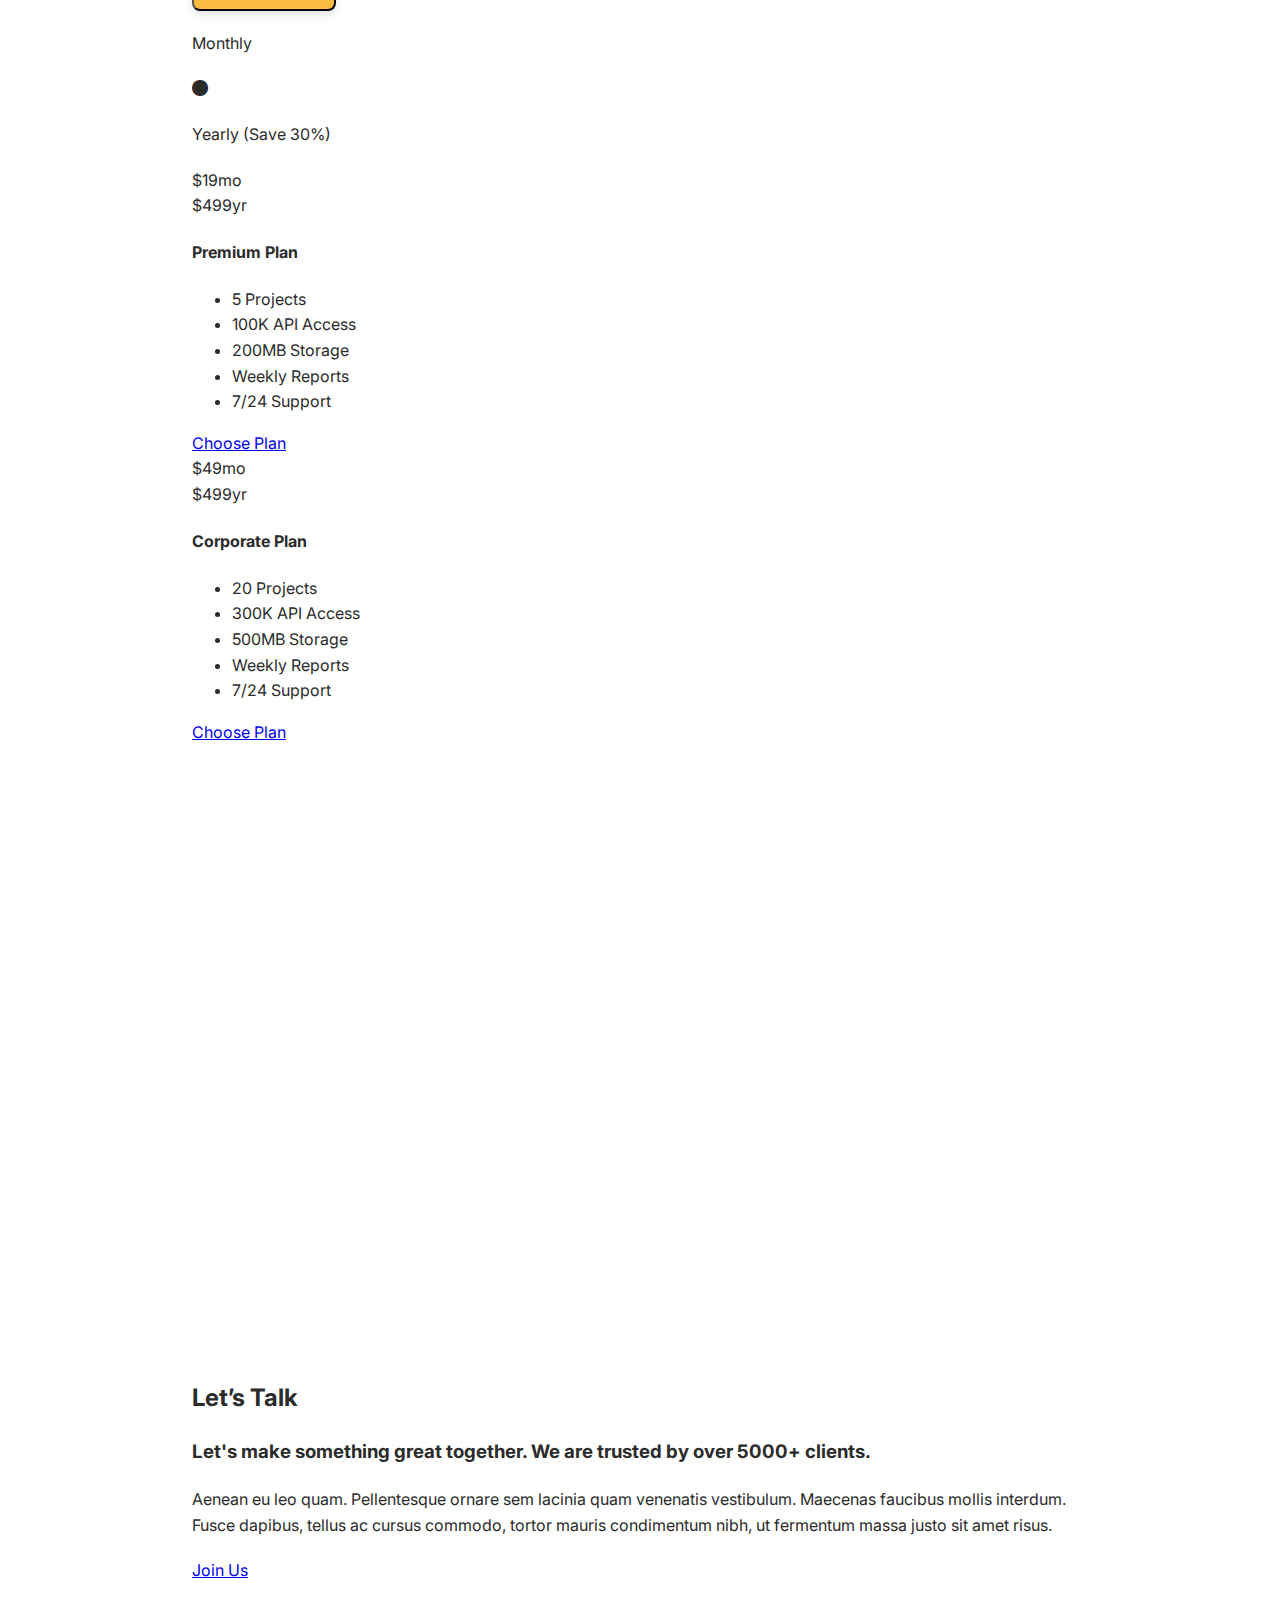
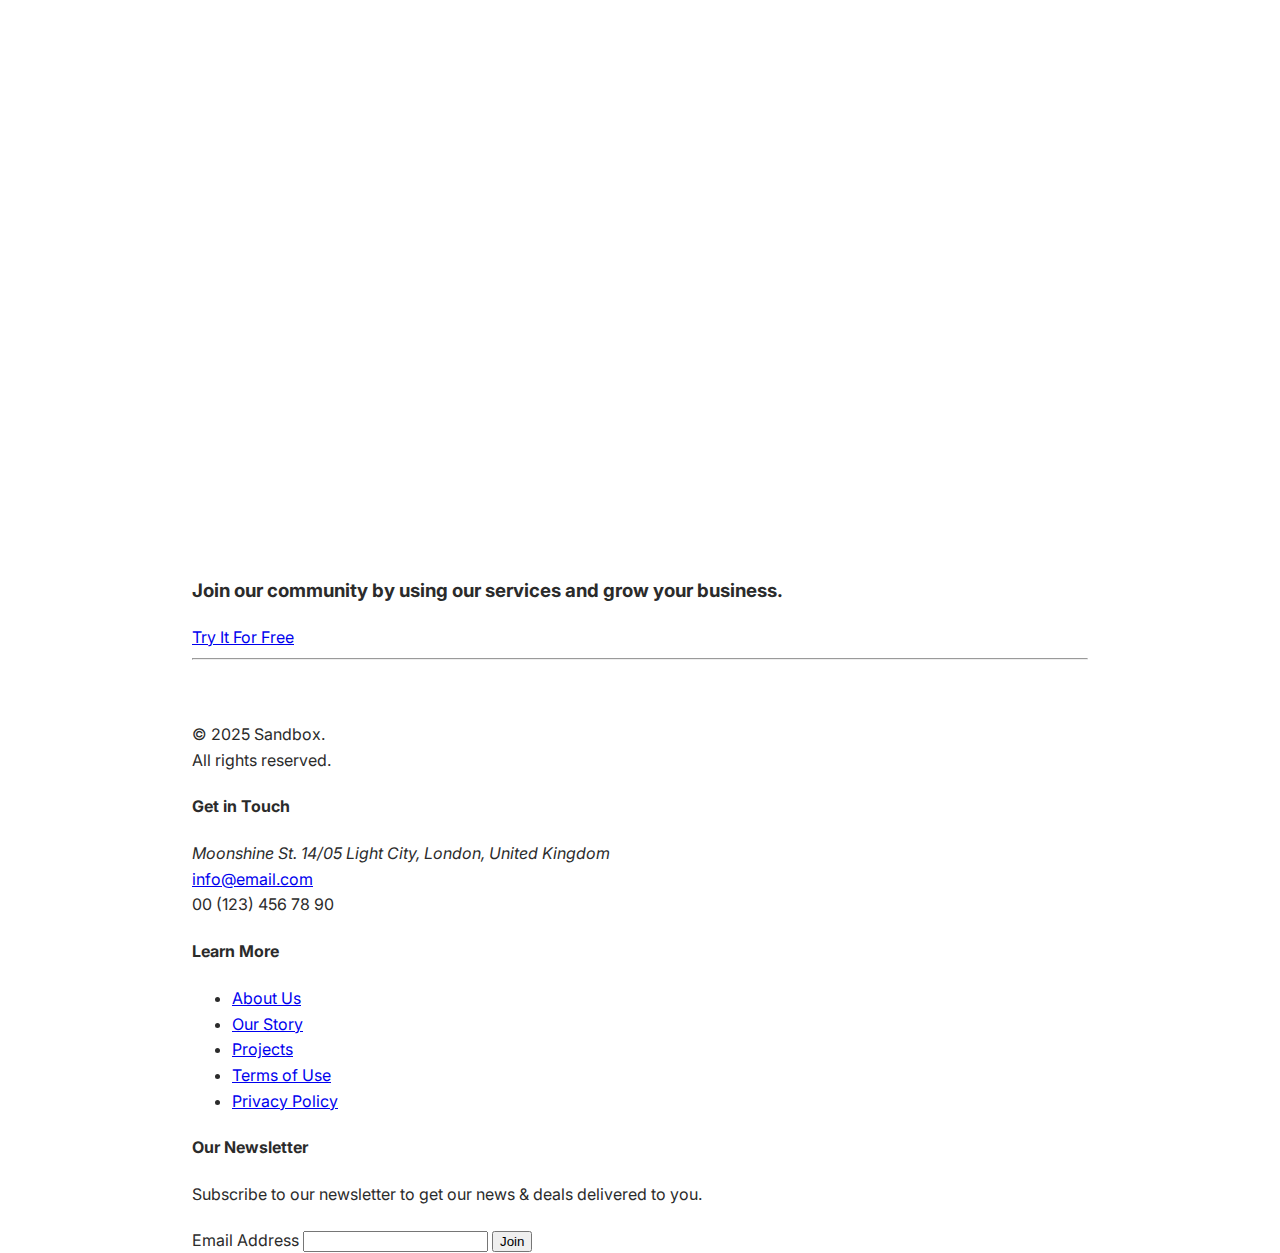
<file: SandBox/index.html>
<!DOCTYPE html>
<html lang="en">

<head>
  <meta charset="UTF-8" />
  <meta name="viewport" content="width=device-width, initial-scale=1.0" />
  <title>Sandbox Landing</title>
  <link rel="stylesheet" href="https://cdnjs.cloudflare.com/ajax/libs/font-awesome/6.7.2/css/all.min.css"
    integrity="sha512-Evv84Mr4kqVGRNSgIGL/F/aIDqQb7xQ2vcrdIwxfjThSH8CSR7PBEakCr51Ck+w+/U6swU2Im1vVX0SVk9ABhg=="
    crossorigin="anonymous" referrerpolicy="no-referrer" />
  <link rel="stylesheet"
    href="https://fonts.googleapis.com/css2?family=Material+Symbols+Outlined:opsz,wght,FILL,GRAD@24,400,0,0&icon_names=info" />
  <link rel="stylesheet" href="./CSS/style.css" />
  <link rel="stylesheet" href="./CSS/responsive.css" />
  <link href="https://fonts.googleapis.com/css2?family=Inter:wght@400;600;700&display=swap" rel="stylesheet" />
</head>

<body>
  <div id="maindiv">
    <header class="navbar">
      <div class="container navbar-inner">
        <div class="logo">
          <img src="./asset/images/asset 0.png" alt="" />
        </div>
        <nav>
          <ul class="nav-links">
            <li>
              <a href="#">Demos <i class="fa-solid fa-angle-down"></i></a>
            </li>
            <li>
              <a href="#">Pages <i class="fa-solid fa-angle-down"></i></a>
            </li>
            <li>
              <a href="#">Projects <i class="fa-solid fa-angle-down"></i></a>
            </li>
            <li>
              <a href="#">Blog <i class="fa-solid fa-angle-down"></i></a>
            </li>
            <li>
              <a href="#">Blocks <i class="fa-solid fa-angle-down"></i></a>
            </li>
            <li>
              <a href="#">Documentation <i class="fa-solid fa-angle-down"></i></a>
            </li>
          </ul>
        </nav>

        <div class="navbar-right">
          <div class="language">
            <a href="">EN <i class="fa-solid fa-angle-down en-icon nav-en"></i></a>
          </div>

          <span class="material-symbols-outlined"> info </span>
          <button class="mobile-btn">&#9776;</button>
        </div>
      </div>
    </header>

    <section class="headerimage">
      <div class="container headerimage-content">
        <div class="headerimage-left">
          <img src="./asset/images/asset 52.png" alt="Rocket Illustration" class="rocket-img" />
        </div>
        <div class="headerimage-right">
          <h1>Grow Your Businesswith Our Solutions.</h1>
          <p>
            We help our clients to increase their website traffic, rankings
            and visibility in search results.
          </p>
          <a href="#" class="cta-button">Try It For Free</a>
        </div>
      </div>
    </section>

    <!-- service section -->

    <section>
      <div class="container">
        <div class="service_main">
          <div class="service-text">
            <h2 class="sandbox_h2">What We Do?</h2>
            <h3 class="sandbox_h3">
              The service we offer is specifically designed to meet your
              needs.
            </h3>
          </div>
          <!-- Service Section  Strategy -->
          <div class="card_main">
            <div class="service_dot"></div>
            <div class="service_circle"></div>
            <div class="service_card_main">
              <div class="service_card">
                <div class="service_icon">
                  <svg xmlns="http://www.w3.org/2000/svg" viewBox="0 0 512 511.9" width="52px" height="52px"
                    class="svg-inject icon-svg icon-svg-md !w-[2.6rem] !h-[2.6rem] !stroke-[#60697b] text-yellow !mb-3 m-[0_auto]">
                    <path class="lineal-stroke" stroke="#60697b"
                      d="M297.3 429.9c-118.7 0-215-96.2-215-215 0-80.1 44.5-153.5 115.5-190.6 105.1-54.7 235.1-13.8 289.9 91.3 4 8 .8 17.7-7.1 21.7-7.8 3.9-17.3.9-21.5-6.8C412.5 41.2 302 6.4 212.7 52.9c-89.4 46.7-124 156.9-77.4 246.3s156.9 124 246.3 77.4c61.7-32.2 99.8-96.8 98-166.4-.2-8.9 6.9-16.3 15.8-16.4 8.9-.2 16.2 6.8 16.4 15.7 2.9 118.8-91.1 217.5-209.9 220.4-1.4-.1-3 0-4.6 0z" />
                    <circle class="lineal-fill" cx="297.1" cy="214.9" r="111.1" style="fill: #8caeec" />
                    <path class="lineal-stroke" stroke="#60697b"
                      d="M297.1 342.1c-70.3 0-127.2-57-127.2-127.2s57-127.2 127.2-127.2 127.2 57 127.2 127.2c-.1 70.2-57 127.1-127.2 127.2zm0-222.2c-52.5 0-95 42.5-95 95s42.5 95 95 95 95-42.5 95-95c-.1-52.5-42.6-95-95-95zm-240.6 392C25.3 511.9 0 486.6 0 455.4c0-17.6 8.2-34.2 22.2-44.9L88.3 360c6.4-4.9 15.5-4.3 21.2 1.4l41.1 41.1c5.7 5.7 6.3 14.8 1.4 21.2l-50.5 66.1c-9.9 12.9-24.9 21-41.2 22.1h-3.8zm40.1-117.7l-54.9 41.9c-10.7 8.1-12.9 23.3-4.8 34s23.3 12.9 34 4.8c1.8-1.4 3.4-3 4.8-4.8l42-54.9-21.1-21z" />
                  </svg>
                </div>
                <div class="service_card_text">
                  <h4>SEO Services</h4>
                  <p>
                    Nulla vitae elit libero, a pharetra augue. Donec id elit
                    non mi porta gravida at eget metus cras justo.
                  </p>
                  <a href="" class="learn1">Learn More
                    <span>
                      <i class="fa-solid fa-arrow-right"></i>
                    </span>
                  </a>
                </div>
              </div>
            </div>

            <div class="service_card_main">
              <div class="service_card">
                <div class="service_icon">
                  <svg xmlns="http://www.w3.org/2000/svg" viewBox="0 0 512 442.8" width="52px" height="52px"
                    class="svg-inject icon-svg icon-svg-md !w-[2.6rem] !h-[2.6rem] !text-[#e2626b] text-red !mb-3 m-[0_auto]">
                    <path class="lineal-stroke"
                      d="M464.2 442.8H47.7C21.4 442.8 0 421.4 0 395.1V47.7C0 21.4 21.4 0 47.7 0h416.5C490.6 0 512 21.4 512 47.7c0 7.6-6.2 13.8-13.8 13.9-7.6 0-13.8-6.2-13.9-13.8 0-11.1-9-20-20.1-20.1H47.7c-11.1 0-20 9-20.1 20.1v347.3c0 11.1 9 20.1 20.1 20.1h416.5c11.1 0 20.1-9 20.1-20.1V209.4c0-7.6 6.2-13.8 13.8-13.9 7.6 0 13.8 6.2 13.9 13.8V395c0 26.4-21.4 47.8-47.8 47.8z" />
                    <path class="lineal-fill" style="fill: #e2626b"
                      d="M13.8 47.7v69.9h484.3V47.7c0-18.7-15.2-33.9-33.9-33.9H47.7C29 13.8 13.8 29 13.8 47.7z" />
                    <path class="lineal-stroke"
                      d="M498.2 131.5H13.8c-7.6 0-13.8-6.2-13.8-13.8v-70C0 21.4 21.4 0 47.7 0h416.5C490.6 0 512 21.4 512 47.7v69.9c0 7.7-6.2 13.9-13.8 13.9zM27.7 103.8h456.6v-56c0-11.1-9-20.1-20.1-20.1H47.8c-11.1 0-20 9-20.1 20v56.1z" />
                    <path class="lineal-stroke"
                      d="M294.7 79.6h-26.3c-7.6 0-13.8-6.2-13.8-13.8S260.8 52 268.4 52h26.3c7.6 0 13.8 6.2 13.8 13.8.1 7.6-6.1 13.8-13.8 13.8zm73.4 0h-26.3c-7.6 0-13.8-6.2-13.8-13.8 0-7.6 6.2-13.8 13.8-13.8h26.3c7.6 0 13.8 6.2 13.8 13.8 0 7.6-6.2 13.8-13.8 13.8zm73.3 0h-26.3c-7.6 0-13.8-6.2-13.8-13.8 0-7.6 6.2-13.8 13.8-13.8h26.3c7.6 0 13.8 6.2 13.8 13.8.1 7.6-6.1 13.8-13.8 13.8z" />
                    <path class="lineal-fill" style="fill: #e2626b" d="M112.8 268.5h286.4v63.6H112.8z" />
                    <path class="lineal-stroke"
                      d="M399.2 345.9H112.8c-7.6 0-13.8-6.2-13.8-13.8v-63.7c0-7.6 6.2-13.8 13.8-13.8h286.4c7.6 0 13.8 6.2 13.8 13.8v63.7c.1 7.6-6.1 13.8-13.8 13.8zm-272.6-27.6h258.8v-36H126.6v36zm230.9-95.5h-203c-7.6.2-14-5.8-14.2-13.5s5.8-14 13.5-14.2h203.8c7.6-.2 14 5.8 14.2 13.5s-5.8 14-13.5 14.2h-.8z" />
                  </svg>
                </div>
                <div class="service_card_text">
                  <h4>Web Design</h4>
                  <p>
                    Nulla vitae elit libero, a pharetra augue. Donec id elit
                    non mi porta gravida at eget metus cras justo.
                  </p>
                  <a href="" class="learn2">Learn More
                    <span>
                      <i class="fa-solid fa-arrow-right"></i>
                    </span>
                  </a>
                </div>
              </div>
            </div>

            <div class="service_card_main">
              <div class="service_card">
                <div class="service_icon">
                  <svg xmlns="http://www.w3.org/2000/svg" viewBox="0 0 512 454.6" width="52px" height="52px"
                    class="svg-inject icon-svg icon-svg-md !w-[2.6rem] !h-[2.6rem] !text-[#45c4a0] text-green !mb-3 m-[0_auto]">
                    <path class="lineal-fill" style="fill: #45c4a0" d="M131.5 126.8h249V15.2H15.2v256.3h116.3z" />
                    <path class="lineal-stroke"
                      d="M496.8 194.4c-8.4 0-15.2 6.8-15.2 15.2v158.3h-29.7c-8.4 0-15.2 6.8-15.2 15.2 0 .5 0 1.1.1 1.6l2.8 27.2-75.7-42.1c-2.3-1.3-4.8-1.9-7.4-1.9H146.7V142h233.8c8.4 0 15.2-6.8 15.2-15.2V15.2c0-8.4-6.8-15.2-15.2-15.2H15.2C6.8 0 0 6.8 0 15.2v256.3c0 8.4 6.8 15.2 15.2 15.2h101v96.4c0 8.4 6.8 15.2 15.2 15.2h221l97.8 54.3c7.3 4.1 16.6 1.4 20.7-5.9 1.5-2.7 2.2-5.9 1.8-9l-4.1-39.5h28.1c8.4 0 15.2-6.8 15.2-15.2V209.6c.1-8.4-6.7-15.2-15.1-15.2zM30.4 256.3V30.4h334.8v81.2H131.5c-8.4 0-15.2 6.8-15.2 15.2v129.5H30.4z" />
                    <path class="lineal-stroke"
                      d="M413.8 223.6H214.4c-8.4 0-15.2-6.8-15.2-15.2s6.8-15.2 15.2-15.2h199.4c8.4 0 15.2 6.8 15.2 15.2s-6.8 15.2-15.2 15.2zm0 85.9H214.4c-8.4 0-15.2-6.8-15.2-15.2S206 279 214.4 279h199.4c8.4 0 15.2 6.8 15.2 15.2s-6.8 15.3-15.2 15.3z" />
                  </svg>
                </div>
                <div class="service_card_text">
                  <h4>Social Engagement</h4>
                  <p>
                    Nulla vitae elit libero, a pharetra augue. Donec id elit
                    non mi porta gravida at eget metus cras justo.
                  </p>
                  <a href="" class="learn3">Learn More
                    <span>
                      <i class="fa-solid fa-arrow-right"></i>
                    </span>
                  </a>
                </div>
              </div>
            </div>

            <div class="service_card_main">
              <div class="service_card">
                <div class="service_icon">
                  <svg xmlns="http://www.w3.org/2000/svg" viewBox="0 0 409.6 362.5" width="52px" height="52px"
                    class="svg-inject icon-svg icon-svg-md !w-[2.6rem] !h-[2.6rem] !text-[#3f78e0] text-blue !mb-3 m-[0_auto]">
                    <path class="lineal-stroke"
                      d="M343.4 302.9L61 302.5c-25.3-.2-47.5-16.8-54.8-40.9l-3.9-12.9c-7.1-24.2 2.5-50.3 23.5-64.2L262.1 29.8c5.7-3.7 13.3-2.1 17 3.6.7 1 1.2 2.1 1.5 3.2l74.3 249.8c2.4 6.4-.9 13.5-7.3 15.8-1.3.5-2.8.7-4.2.7zM261.8 59.4L39.3 205c-12 7.9-17.4 22.8-13.4 36.6l3.8 12.9c4.2 13.8 16.8 23.3 31.2 23.4l265.8.4-64.9-218.9z" />
                    <path class="lineal-stroke"
                      d="M138 362.5c-40.4 0-72.8-31.1-73.6-70.8 0-6.8 5.5-12.3 12.3-12.3 6.6 0 12.1 5.2 12.3 11.8.6 26.2 22.1 46.7 49 46.7 14.2 0 27.7-6.2 37-16.9 4.5-5.1 12.2-5.7 17.4-1.2 5.1 4.5 5.7 12.2 1.2 17.4-14 16.1-34.3 25.3-55.6 25.3z" />
                    <path class="lineal-fill" style="fill: #3f78e0"
                      d="M183.4 96l57.8 194.5 102.1.1-74.5-250.5L183.4 96z" />
                    <path class="lineal-stroke"
                      d="M343.4 302.9l-102.1-.1c-5.4 0-10.2-3.6-11.8-8.8L171.6 99.5c-1.6-5.2.5-10.8 5.1-13.8l85.4-55.9c5.7-3.7 13.3-2.1 17 3.6.7 1 1.2 2.1 1.5 3.2l74.5 250.6c1.9 6.5-1.8 13.4-8.3 15.3-1.1.2-2.3.4-3.4.4zm-92.9-24.7l76.4.1-65.1-218.9-63.9 41.8 52.6 177z" />
                    <path class="lineal-stroke"
                      d="M351.8 330.6c-5.4 0-10.2-3.6-11.8-8.8l-91-306c-2.1-6.5 1.3-13.4 7.8-15.6 6.5-2.1 13.4 1.3 15.6 7.8.1.3.2.5.2.8l91 305.9c1.9 6.5-1.8 13.4-8.3 15.3-1.1.4-2.3.6-3.5.6zM338 91.7c-6.8 0-12.3-5.5-12.3-12.3 0-1.8.4-3.6 1.2-5.3l13.4-28.5c2.9-6.2 10.2-8.8 16.4-5.9 6.2 2.9 8.8 10.2 5.9 16.4l-13.4 28.5c-2.1 4.3-6.4 7.1-11.2 7.1zm28.2 64.9c-6.8 0-12.3-5.5-12.3-12.3 0-5.7 3.9-10.6 9.4-12l31.1-7.5c6.6-1.5 13.2 2.6 14.7 9.3 1.5 6.5-2.5 13-9 14.7l-31.2 7.4c-.8.3-1.8.4-2.7.4zm29.1 90c-2.7 0-5.4-.9-7.5-2.6l-24.9-19.4c-5.4-4.2-6.3-11.9-2.2-17.3s11.9-6.3 17.3-2.2l24.9 19.4c5.4 4.2 6.3 11.9 2.1 17.3-2.3 3-5.9 4.7-9.7 4.8z" />
                  </svg>
                </div>
                <div class="service_card_text">
                  <h4>Content Marketing</h4>
                  <p>
                    Nulla vitae elit libero, a pharetra augue. Donec id elit
                    non mi porta gravida at eget metus cras justo.
                  </p>
                  <a href="" class="learn4">Learn More
                    <span>
                      <i class="fa-solid fa-arrow-right"></i>
                    </span>
                  </a>
                </div>
              </div>
            </div>
          </div>
        </div>
      </div>
    </section>

    <!-- Analyze section -->
    <div class="container">
      <div class="image-text-wrapper">
        <div class="text-section">
          <h2 class="sandbox_h2">Analyze Now</h2>
          <h3 class="sandbox_h3">
            Wonder how much faster your website can go? Easily check your SEO
            Score now.
          </h3>
          <p>
            Cum sociis natoque penatibus et magnis dis parturient montes,
            nascetur ridiculus mus. Cras justo odio, dapibus ac facilisis in,
            egestas eget quam. Praesent commodo cursus magna, vel scelerisque
            nisl consectetur et.
          </p>
          <form>
            <div class="input-group">
              <input type="url" id="seo-check" placeholder="Enter Website URL" />
              <button type="button">Check</button>
            </div>
          </form>
        </div>
        <div class="image-section">
          <img src="./asset/images/asset 53.png" alt="image" width="800" height="573" />
        </div>
      </div>
    </div>
  </div>

  <!-- Strategy section -->

  <section class="strategy-section">
    <div class="container">
      <div class="strategy-sec">
        <div class="text-content">
          <p class="subheading">OUR STRATEGY</p>
          <h1 class="sub-h1">Here are <span>3 working steps</span> to organize our business projects.</h1>
          <p class="description">
            Aenean eu leo quam. Pellentesque ornare sem lacinia quam venenatis vestibulum.
            Etiam porta sem malesuada magna mollis euismod. Nullam id dolor id nibh ultricies
            vehicula ut id elit. Nullam quis risus eget urna mollis.
          </p>
          <p class="description">
            Nullam id dolor id nibh ultricies vehicula ut id elit. Vestibulum id ligula porta felis
            euismod semper. Aenean lacinia bibendum nulla sed consectetur.
          </p>
          <a href="#" class="btn">Learn More</a>
        </div>

        <div class="steps">
          <div class="step-box StepBox-1">
            <div class="step-number">01</div>
            <div class="Strategy-right-text">
              <h3>Collect Ideas</h3>
              <p>Nulla vitae elit libero pharetra augue dapibus.</p>
            </div>
          </div>
          <div class="step-box StepBox-2">
            <div class="step-number">02</div>
            <div class="Strategy-right-text">
              <h3>Data Analysis</h3>
              <p>Vivamus sagittis lacus vel augue laoreet.</p>
            </div>
          </div>
          <div class="step-box StepBox-3">
            <div class="step-number">03</div>
            <div class="Strategy-right-text">
              <h3>Finalize Product</h3>
              <p>Cras mattis consectetur purus sit amet.</p>
            </div>
          </div>
        </div>
      </div>
    </div>
  </section>

  <!-- Choose section -->

  <div class="container">
    <div class="ChooseSectionmain">
      <div class="ChooseImagediv">
        <img src="./asset/images/asset 54.png" alt="" />
      </div>
      <div class="ChooseTextdiv">
        <h2 class="sandbox_h2">Why Choose Us?</h2>
        <h3 class="sandbox_h3">
          We bring solutions to make life easier for our clients.
        </h3>
        <div class="Choose-text-detail">
          <div class="Choose-text-1 Choose-Content-text">
            <h4 class="sandbox_h4">
              <i class="fa-solid fa-angle-down"></i>&nbsp;&nbsp;Professional Design
            </h4>
            <p class="Choose-text-paragraph">
              Fusce dapibus, tellus ac cursus commodo, tortor mauris
              condimentum nibh, ut fermentum massa justo sit amet risus. Cras
              mattis consectetur purus sit amet fermentum. Praesent commodo
              cursus magna, vel.
            </p>
          </div>
          <div class="Choose-text-2 Choose-Content-text">
            <h4 class="sandbox_h4">
              <i class="fa-solid fa-angle-down"></i>&nbsp;&nbsp;Top-Notch Support
            </h4>
            <p class="Choose-text-paragraph">
              Fusce dapibus, tellus ac cursus commodo, tortor mauris
              condimentum nibh, ut fermentum massa justo sit amet risus. Cras
              mattis consectetur purus sit amet fermentum. Praesent commodo
              cursus magna, vel.
            </p>
          </div>
          <div class="Choose-text-3 Choose-Content-text">
            <h4 class="sandbox_h4">
              <i class="fa-solid fa-angle-down"></i>&nbsp;&nbsp;Header and Slider Options
            </h4>
            <p class="Choose-text-paragraph">
              Fusce dapibus, tellus ac cursus commodo, tortor mauris
              condimentum nibh, ut fermentum massa justo sit amet risus. Cras
              mattis consectetur purus sit amet fermentum. Praesent commodo
              cursus magna, vel.
            </p>
          </div>
        </div>
      </div>
    </div>
  </div>

  <!-- our Team Section -->

  <section>
    <div class="container">
      <div class="TeamHeading">
        <h2 class="sandbox_h2">Our Team?</h2>
        <h3 class="sandbox_h3">
          Think unique and be innovative. Make a difference with Sandbox.
        </h3>
      </div>
      <div class="TeamCard">
        <div class="team-service_dot"></div>
        <div class="team-service_circle"></div>
        <div class="TeamMemberCard1 TeamSubCard">
          <img src="./asset/images/asset 55.jpeg" alt="" />
          <h4 class="sandbox_h4">Coriss Ambady</h4>
          <h2 class="sandbox_h2">Financial Analyst</h2>
          <p>Fermentum massa justo sit amet risus morbi leo.</p>
          <div class="TeamIcon">
            <i class="fa-brands fa-twitter"></i>
            <i class="fa-brands fa-facebook-f"></i>
            <i class="fa-brands fa-dribbble"></i>
          </div>
        </div>
        <div class="TeamMemberCard2 TeamSubCard">
          <img src="./asset/images/asset 56.jpeg" alt="" />
          <h4 class="sandbox_h4">Cory Zamora</h4>
          <h2 class="sandbox_h2">Marketing Specialist</h2>
          <p>Fermentum massa justo sit amet risus morbi leo.</p>
          <div class="TeamIcon">
            <i class="fa-brands fa-twitter"></i>
            <i class="fa-brands fa-facebook-f"></i>
            <i class="fa-brands fa-dribbble"></i>
          </div>
        </div>
        <div class="TeamMemberCard3 TeamSubCard">
          <img src="./asset/images/asset 57.jpeg" alt="" />
          <h4 class="sandbox_h4">Nikolas Brooten</h4>
          <h2 class="sandbox_h2">Sales Manager</h2>
          <p>Fermentum massa justo sit amet risus morbi leo.</p>
          <div class="TeamIcon">
            <i class="fa-brands fa-twitter"></i>
            <i class="fa-brands fa-facebook-f"></i>
            <i class="fa-brands fa-dribbble"></i>
          </div>
        </div>
        <div class="TeamMemberCard4 TeamSubCard">
          <img src="./asset/images/asset 58.jpeg" alt="" />
          <h4 class="sandbox_h4">Jackie Sanders</h4>
          <h2 class="sandbox_h2">Investment Planner</h2>
          <p>Fermentum massa justo sit amet risus morbi leo.</p>
          <div class="TeamIcon">
            <i class="fa-brands fa-twitter"></i>
            <i class="fa-brands fa-facebook-f"></i>
            <i class="fa-brands fa-dribbble"></i>
          </div>
        </div>
      </div>
    </div>
  </section>

  <!-- Solutions section -->
  <section>
    <div class="container">
      <div class="Solution-main">
        <div class="Solution-Text">
          <h2 class="sandbox_h2">Our Solutions</h2>
          <h3 class="sandbox_h3">
            We make your spending stress-free for you to have the perfect
            control.
          </h3>
          <p>
            Cum sociis natoque penatibus et magnis dis parturient montes,
            nascetur ridiculus mus. Cras justo odio, dapibus ac facilisis in,
            egestas eget quam. Praesent commodo cursus.
          </p>
          <div class="Solution-text-description-main">
            <div class="Solution-text-description-1">
              <p><i class="fa-solid fa-check"></i>Aenean quam ornare. Curabitur blandit.</p>
              <p><i class="fa-solid fa-check"></i>Etiam porta euismod malesuada mollis.</p>
            </div>
            <div class="Solution-text-description-2">
              <p><i class="fa-solid fa-check"></i>Nullam quis risus eget urna mollis ornare.</p>
              <p><i class="fa-solid fa-check"></i>Vivamus sagittis lacus vel augue rutrum.</p>
            </div>
          </div>
        </div>
        <div class="Solution-Image">
          <img src="./asset/images/asset 59.png" alt="" />
        </div>
      </div>
    </div>
  </section>

  <!-- Community section -->

  <section class="community-section">
    <div class="container">
      <div class="community-main">
        <div class="testimonial-grid">
          <div class="testimonial-card testimonial-card-1">
            <p>“Cum sociis natoque penatibus et magnis dis parturient montes.”</p>
            <h5>Coriss Ambady</h5>
            <p class="position">Financial Analyst</p>
          </div>
          <div class="testimonial-card testimonial-card-2">
            <p>“Vivamus sagittis lacus vel augue laoreet rutrum faucibus dolor auctor. Vestibulum id ligula porta felis
              euismod.”</p>
            <h5>Cory Zamora</h5>
            <p class="position">Marketing Specialist</p>
          </div>
          <div class="testimonial-card testimonial-card-3">
            <p>“Donec id elit non porta gravida at eget metus. Duis mollis est luctus commodo nisi erat.”</p>
            <h5>Barclay Widerski</h5>
            <p class="position">Sales Specialist</p>
          </div>
          <div class="testimonial-card testimonial-card-4">
            <p>“Nisi erat porttitor ligula, eget lacinia odio sem nec elit. Aenean eu leo pellentesque.”</p>
            <h5>Jackie Sanders</h5>
            <p class="position">Investment Planner</p>
          </div>
        </div>

        <div class="testimonial-text">
          <h2 class="sandbox_h2">Our Community</h2>
          <h3 class="sandbox_h3">Don't take our word for it. See what customers are saying about us.</h3>
          <p>
            Aenean lacinia bibendum nulla sed consectetur. Praesent commodo cursus magna, vel scelerisque nisl
            consectetur et. Nulla vitae elit libero, a pharetra augue. Maecenas faucibus mollis interdum. Vestibulum id
            ligula porta felis euismod.
          </p>
          <button class="cta-button">All Testimonials</button>
        </div>
      </div>
    </div>
  </section>


  <!-- pricing section -->

  <!-- <section>
    <div class="container">
      <div>
        <div>
          <h2>Our Pricing</h2>
          <h3>We offer great and premium prices.</h3>
          <p>
            Enjoy a <a href="#">free 30-day trial</a> and experience the full
            service. No credit card required!
          </p>
          <a href="#">See All Prices</a>
        </div>

        <div>
          <div>
            <p>Monthly</p>
            <div>
              <div></div>
              <div></div>
              <div></div>
            </div>
            <p>Yearly <span>(Save 30%)</span></p>
          </div>

          <div>
            <div>
              <div>
                <div><span>$</span><span>19</span><span>mo</span></div>
                <div><span>$</span><span>199</span><span>yr</span></div>
              </div>
              <h4>Premium Plan</h4>
              <ul>
                <li><span>5 Projects</span></li>
                <li><span>100K API Access</span></li>
                <li><span>200MB Storage</span></li>
                <li><span>Weekly Reports</span></li>
                <li><span>7/24 Support</span></li>
              </ul>
              <a href="#">Choose Plan</a>
            </div>
          </div>

          <div>
            <div>
              <div>
                <div><span>$</span><span>49</span><span>mo</span></div>
                <div><span>$</span><span>499</span><span>yr</span></div>
              </div>
              <h4>Corporate Plan</h4>
              <ul>
                <li><span>20 Projects</span></li>
                <li><span>300K API Access</span></li>
                <li><span>500MB Storage</span></li>
                <li><span>Weekly Reports</span></li>
                <li><span>7/24 Support</span></li>
              </ul>
              <a href="#">Choose Plan</a>
            </div>
          </div>
        </div>
      </div>
    </div>
  </section> -->

  <section class="pricing-section">
    <div class="container">
      <div class="pricing-main">
        <div class="pricing-heading">
          <h2 class="sandbox_h2">Our Pricing</h2>
          <h3 class="sandbox_h3">We offer great and premium prices.</h3>
          <p class="sandbox_p">
            Enjoy a <span>free 30-day trial</span> and experience the full service. No credit card required!
          </p>
          <button class="cta-button">See All Prices</button>
        </div>
        <div class="pricing-card-main">
          <div class="pricing-card-heading">
            <p class="pricing-duration">Monthly</p>
            <div class="pricing-switcher">
              <i class="fa-solid fa-circle"></i>
            </div>
            <p>Yearly<span>&nbsp;(Save 30%)</span></p>
          </div>
          <div class="pricingcard">
            <div class="pricingcard1">
              <div>
                <div><span>$</span><span>19</span><span>mo</span></div>
                <div><span>$</span><span>499</span><span>yr</span></div>
              </div>
              <h4>Premium Plan</h4>
              <ul>
                <li><span>5 Projects</span></li>
                <li><span>100K API Access</span></li>
                <li><span>200MB Storage</span></li>
                <li><span>Weekly Reports</span></li>
                <li><span>7/24 Support</span></li>
              </ul>
              <a href="#">Choose Plan</a>
            </div>
            <div class="pricingcard2">
              <div>
                <div><span>$</span><span>49</span><span>mo</span></div>
                <div><span>$</span><span>499</span><span>yr</span></div>
              </div>
              <h4>Corporate Plan</h4>
              <ul>
                <li><span>20 Projects</span></li>
                <li><span>300K API Access</span></li>
                <li><span>500MB Storage</span></li>
                <li><span>Weekly Reports</span></li>
                <li><span>7/24 Support</span></li>
              </ul>
              <a href="#">Choose Plan</a>
            </div>
          </div>
        </div>
      </div>
    </div>
  </section>
  <!-- talk section -->
  <section>
    <div class="container">
      <div>
        <div>
          <figure>
            <img src="/assets/img/illustrations/i5.png" alt="image" width="800" height="590" loading="lazy" />
          </figure>
        </div>
        <div>
          <h2>Let’s Talk</h2>
          <h3>
            Let's make something great together. We are trusted by over 5000+
            clients.
          </h3>
          <p>
            Aenean eu leo quam. Pellentesque ornare sem lacinia quam venenatis
            vestibulum. Maecenas faucibus mollis interdum. Fusce dapibus,
            tellus ac cursus commodo, tortor mauris condimentum nibh, ut
            fermentum massa justo sit amet risus.
          </p>
          <a href="#">Join Us</a>
        </div>
      </div>
    </div>
  </section>

  <!-- partner section -->

  <section>
    <div class="container">
      <div>
        <div>
          <figure>
            <img src="./asset/images/asset 61.png" alt="image" width="272" height="80" loading="lazy" />
          </figure>
        </div>
        <div>
          <figure>
            <img src="./asset/images/asset 62.png" alt="image" width="252" height="88" loading="lazy" />
          </figure>
        </div>
        <div>
          <figure>
            <img src="./asset/images/asset 63.png" alt="image" width="250" height="70" loading="lazy" />
          </figure>
        </div>
        <div>
          <figure>
            <img src="./asset/images/asset 64.png" alt="image" width="268" height="72" loading="lazy" />
          </figure>
        </div>
        <div>
          <figure>
            <img src="./asset/images/asset 65.png" alt="image" width="194" height="62" loading="lazy" />
          </figure>
        </div>
        <div>
          <figure>
            <img src="./asset/images/asset 66.png" alt="image" width="258" height="60" loading="lazy" />
          </figure>
        </div>
      </div>
    </div>
  </section>

  <!-- footer section -->

  <section class="footer-section">
    <div class="container">
      <footer>
        <div>
          <div class="footerheading">
            <h3>
              Join our community by using our services and grow your business.
            </h3>
            <a href="#">Try It For Free</a>
          </div>
          <hr />

          <div>
            <div>
              <img src="./asset/images/asset 67.png" alt="image" width="134" height="26" />
              <p>© 2025 Sandbox.<br />All rights reserved.</p>
              <nav>
                <a href="#"><i class="uil uil-twitter"></i></a>
                <a href="#"><i class="uil uil-facebook-f"></i></a>
                <a href="#"><i class="uil uil-dribbble"></i></a>
                <a href="#"><i class="uil uil-instagram"></i></a>
                <a href="#"><i class="uil uil-youtube"></i></a>
              </nav>
            </div>


            <div>
              <h4>Get in Touch</h4>
              <address>
                Moonshine St. 14/05 Light City, London, United Kingdom
              </address>
              <a href="mailto:first.last@email.com">info@email.com</a><br />
              00 (123) 456 78 90
            </div>


            <div>
              <h4>Learn More</h4>
              <ul>
                <li><a href="/about">About Us</a></li>
                <li><a href="/blog">Our Story</a></li>
                <li><a href="/projects">Projects</a></li>
                <li><a href="/terms">Terms of Use</a></li>
                <li><a href="/terms">Privacy Policy</a></li>
              </ul>
            </div>


            <div>
              <h4>Our Newsletter</h4>
              <p>
                Subscribe to our newsletter to get our news &amp; deals
                delivered to you.
              </p>
              <form>
                <label for="email">Email Address</label>
                <input type="email" id="email" name="EMAIL" />
                <input type="submit" value="Join" />
              </form>
            </div>
          </div>
        </div>
      </footer>
    </div>
  </section>
</body>
<script src="./JS/index.js"></script>

</html>
</file>
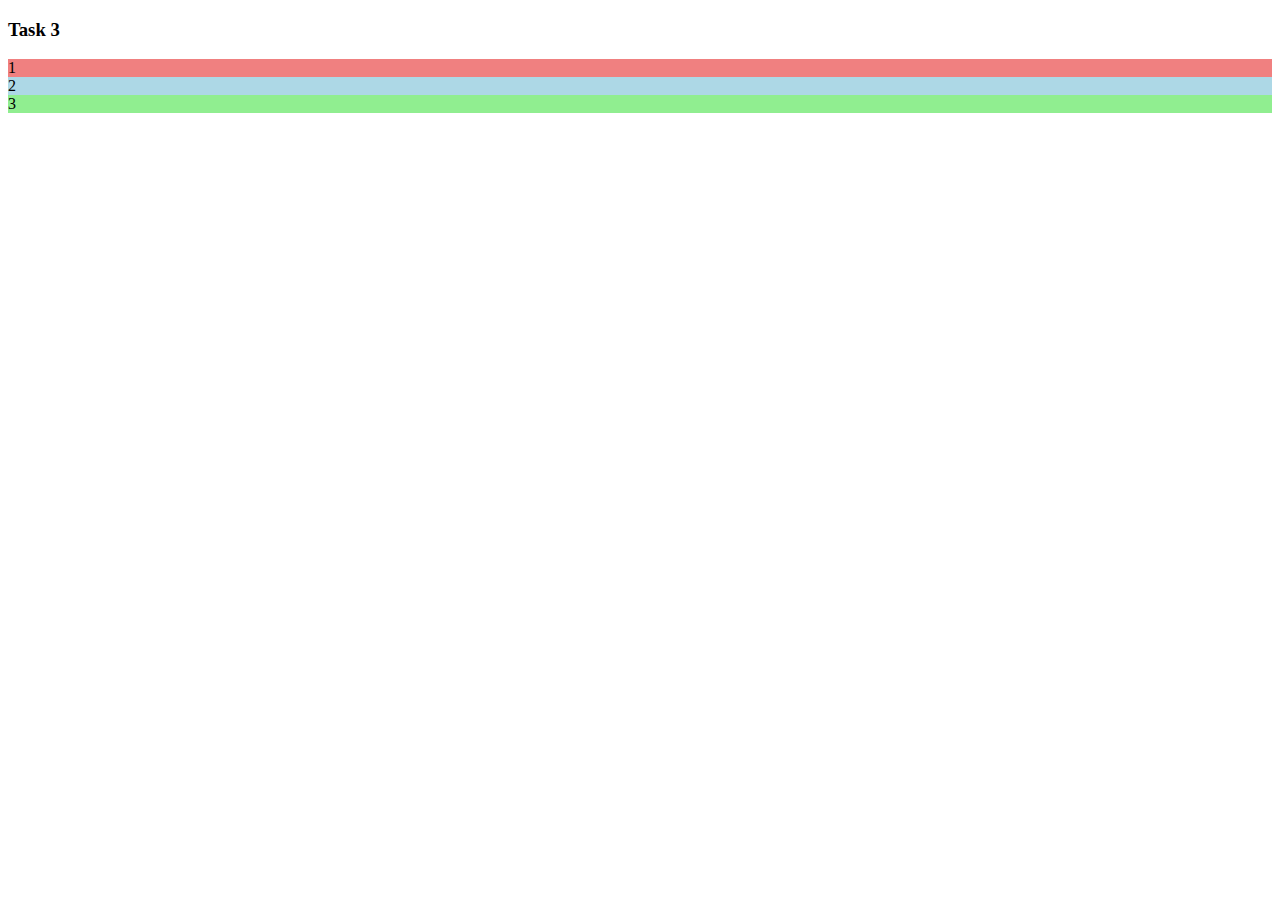
<file: practise-19-05/flex-grow/index.html>
<!DOCTYPE html>
<html lang="en">
  <head>
    <meta charset="UTF-8" />
    <title>document</title>
    <link rel="stylesheet" href="./index.css" />
    <style></style>
  </head>
  <body>
    <!-- task 1 -->
    <!-- <h3>Task 1</h3>
    <div class="container">
      <div class="item1">1</div>
      <div class="item2">2</div>
      <div class="item3">3</div>
    </div> -->

    <!-- task 2 -->
    <!-- <h3>Task 2</h3>
    <div class="container">
      <div class="item1">1</div>
      <div class="item2" style="flex-grow: 0">2</div>
      <div class="item3" style="flex-grow: 0">3</div>
    </div> -->

    <!-- task 3 -->
    <h3>Task 3</h3>
    <div class="container">
      <div class="item1">1</div>
      <div class="item2">2</div>
      <div class="item3">3</div>
    </div>
  </body>
</html>
</file>
<file: CSS/style.css>
@import url("https://fonts.googleapis.com/css2?family=Manrope:wght@200..800&display=swap");

body {
  margin: 0;
  font-family: "Inter", sans-serif;
  color: #2b2b2b;
  line-height: 1.6;
}

#maindiv {
  background: linear-gradient(to top, #fffaf5, #ffffff, #fffaf5);
  clip-path: polygon(0% 0%, 100% 0%, 100% 100%, 0% 96.69%);
}

.container {
  width: 70%;
  margin: 0 auto;
  padding: 0 20px;
}

.navbar {
  padding: 25px 0;
  background: #fffaf5;
  position: sticky;
  top: 0;
  z-index: 1000;
}

.navbar-inner {
  display: flex;
  justify-content: space-between;
  align-items: center;
}

.logo {
  font-size: 28px;
  font-weight: 700;
  color: #1a1a1a;
}

.nav-links {
  display: flex;
  list-style: none;
  gap: 40px;
  padding: 0;
  margin: 0;
  flex-wrap: nowrap;
}

.nav-links li a {
  text-decoration: none;
  font-size: 17px;
  color: #60697b;
  font-weight: 700;
  line-height: 29px;
  letter-spacing: normal;
  flex-wrap: nowrap;
  white-space: nowrap;
}

.nav-links li a i {
  color: #fab758;
}

.nav-links li a:hover {
  color: #fab758;
}

.navbar-right {
  display: flex;
  flex-direction: row;
  /* width: 70px; */
  gap: 20px;
  flex-wrap: nowrap;
}

.language {
  font-size: 15px;
  cursor: pointer;
  font-weight: 800;
  border: none;
  background-color: transparent;
  color: #60697b;
  flex-wrap: nowrap;
  white-space: nowrap;
}

.language i {
  font-size: 14px;
  vertical-align: middle;
  background: transparent;
  border: none;
  color: rgb(63, 120, 224);
  font-weight: bold;
}

.language a {
  text-decoration: none;
  color: #60697b;
}

.language:hover a {
  color: #fab758;
}

.material-symbols-outlined:hover {
  color: #fab758;
}

/* header */

.headerimage {
  padding: 80px 0;
  /* background: linear-gradient(to bottom, #fffaf5, #ffffff); */
}

.headerimage-content {
  display: flex;
  justify-content: space-between;
  align-items: center;
  gap: 50px;
  flex-wrap: wrap;
}

.headerimage-left {
  flex: 1;
}

.rocket-img {
  max-width: 100%;
  height: auto;
}

.headerimage-right {
  flex: 1;
  max-width: 500px;
}

.headerimage-right h1 {
  font-size: 42px;
  font-weight: 700;
  margin-bottom: 20px;
  color: #2b2b2b;
  line-height: 1.3;
}

.headerimage-right p {
  font-size: 18px;
  color: #555;
  margin-bottom: 30px;
}

.cta-button {
  display: inline-block;
  background-color: #fdbb42;
  color: white;
  padding: 14px 26px;
  text-decoration: none;
  font-weight: 600;
  border-radius: 50rem;
  box-shadow: 0 4px 10px rgba(0, 0, 0, 0.1);
  transform: translateY(0px);
  transition: 0.3s;
  border: none;
}

.cta-button:hover {
  transform: translateY(-5px);
  transition: 0.3s;
}

.mobile-btn {
  display: none;
  font-size: 26px;
  background: none;
  border: none;
  cursor: pointer;
}

/* service section */
.sandbox_h2 {
  text-transform: uppercase;
  color: #aab0bc;
  font-size: 16px;
  /* margin-bottom: 18px; */
}

.sandbox_h3 {
  color: #343f52;
  font-size: 40px;
}

.service_main {
  padding: 80px 0px;
}

.card_main {
  display: flex;
  justify-content: space-between;
  align-items: center;
  position: relative;
  gap: 20px;
}

.service_card_main {
  margin-top: 30px;
  display: flex;
  justify-content: space-between;
  align-items: center;
  gap: 25px;
}

.service_card {
  text-align: center;
  max-width: 300px;
  padding: 50px;
  border-radius: 10px;
  box-shadow: 0px 0px 2px rgba(128, 128, 128, 0.4);
  background-color: white;
  z-index: 2;
}

.service-text {
  max-width: 700px;
  text-align: center;
  margin: auto;
}

.service_icon i {
  color: black;
  font-size: 35px;
}

.service_icon span {
  color: white;
  font-size: 30px;
}

.service_icon img {
  height: 35px;
}

.service_card_text h4,
.service_card_main p {
  margin: 20px 0px;
}

.service_card_text h4 {
  font-size: 20px;
  color: rgba(0, 0, 0, 0.775);
}

.service_card_text p {
  font-weight: 600;
  color: rgba(0, 0, 0, 0.612);
}

.learn1 {
  color: #fab758;
  font-weight: 600;
  text-decoration: none;
}

.learn2 {
  color: #e2626b;
  font-weight: 600;
  text-decoration: none;
}

.learn3 {
  color: #45c4a0;
  font-weight: 600;
  text-decoration: none;
}

.learn4 {
  color: #3f78e0;
  font-weight: 600;
  text-decoration: none;
}

.service_card_text a i {
  font-size: 12px;
}

.service_dot {
  height: 140px;
  width: 140px;
  position: absolute;
  z-index: 1;
  top: -20px;
  left: -50px;
  background-image: radial-gradient(#fab758 2px, #fff 2.5px);
  background-size: 0.75rem 0.75rem;
  opacity: 0.5;
}

.service_circle {
  height: 140px;
  width: 140px;
  border-radius: 100%;
  position: absolute;
  z-index: 1;
  right: -50px;
  bottom: -10px;
  background: #747ed1;
  opacity: 0.3;
}

/* Analyze section */
.image-text-wrapper {
  display: flex;
  flex-direction: row;
  align-items: center;
  margin: 50px 0;
  height: 900px;
}

.text-section {
  width: 46%;
  padding: 0 35px;
  flex-wrap: nowrap;
  height: 580px;
}

.image-section {
  width: 54%;

}

.text-section h3 {
  font-size: 2.3rem !important;
  line-height: 50px;
}

.text-section p {
  color: #60697b;
}

.image-section img {
  max-width: 100%;
  height: auto;
}

.input-group {
  width: 79%;
  height: 13%;
  display: flex;
  flex-direction: row;
  flex-wrap: nowrap;
  max-height: 52px;
  margin-top: 50px;
}

.input-group input[type="url"] {
  width: 56%;
  height: 94%;
  border-top-left-radius: 5px;
  border-bottom-left-radius: 5px;
  border: 1px solid rgba(128, 128, 128, 0.144);
  text-align: left;
  padding-left: 5%;
}

.input-group button {
  border-bottom-right-radius: 5px;
  border-top-right-radius: 5px;
  background-color: #fab758;
  color: white;
  font-size: 0.85rem;
  width: 23%;
  height: 100%;
  border: none;
  font-weight: 800;
}

/* Strategy section */

.strategy-section {
  padding: 100px 0px;
  gap: 50px;
  flex-wrap: wrap;
  margin-top: -100px;
}

.strategy-sec {
  display: flex;
  justify-content: space-between;
  align-items: center;
}

.text-content {
  flex: 1;
  max-width: 660px;
  padding: 20px;
}

.subheading {
  text-transform: uppercase;
  color: #b0b3c3;
  font-weight: bold;
  margin-bottom: 10px;
}

.sub-h1 {
  font-size: 37px;
  line-height: 1.3;
  margin-bottom: 20px;
}

.sub-h1 span {
  color: #2b2e4a;
  font-weight: bold;
}

.description {
  color: #6c6f7d;
  line-height: 1.6;
  margin: 25px 0;
  font-size: 18px;
}

.btn {
  display: inline-block;
  padding: 12px 25px;
  background: #f9b94f;
  color: #fff;
  text-decoration: none;
  border-radius: 50px;
  font-weight: bold;
  margin-top: 10px;
}

.steps {
  flex: 1;
  display: flex;
  flex-direction: column;
  gap: 20px;
  max-width: 500px;
}

.step-box {
  display: flex;
  align-items: center;
  background: #fff;
  padding: 20px 30px;
  box-shadow: 0 8px 30px rgba(0, 0, 0, 0.06);
  border-radius: 10px;
  gap: 20px;
  width: 432px;
}

.step-number {
  background: #ffe7c4;
  color: #f4a54f;
  font-weight: bold;
  font-size: 20px;
  padding: 20px;
  border-radius: 50%;
  text-align: center;
  width: 30px;
  height: 30px;
}

.step-box h3 {
  margin-bottom: 5px;
  color: #2b2e4a;
}

.Strategy-right-text {
  line-height: 10px;
}


.step-box p {
  color: #6c6f7d;
}

.StepBox-1 {
  margin-left: -80px;
}

.StepBox-2 {
  margin-left: 10px;
}

.StepBox-3 {
  margin-left: -40px;
}

/* choose section */

.ChooseSectionmain {
  display: flex;
  justify-content: center;
  margin: 50px auto;
  align-items: center;
}

.ChooseImagediv {
  width: 58.3%;
  padding: 0 35px;
  margin: 50px 0 0;
}

.ChooseImagediv img {
  max-width: 100%;
  max-height: 100%;
}

.ChooseTextdiv {
  width: 46%;
  margin-left: 20px;
}

.ChooseTextdiv .sandbox_h3 {
  font-size: 38px;
  margin: 0 0 35px;
}

.Choose-Content-text .sandbox_h4:hover {
  color: #fab758;
}

.sandbox_h4 i {
  color: #fab758;
}

.Choose-text-paragraph {
  margin-left: 20px;
  margin-top: -10px;
  color: #60697b;
  display: none;
}

/* team section */

.container2 {
  height: 900px;
  width: 100%;
  position: absolute;
  z-index: -5;
  background: linear-gradient(rgb(255, 248, 238), rgba(255, 255, 255, 0) 100%);
  clip-path: polygon(0% 48%, 100% 35.75%, 100% 71%, 0% 71.5%);
}

.TeamHeading {
  display: flex;
  flex-direction: column;
  justify-content: center;
  align-items: center;
  margin-top: 145px;
}

.TeamHeading .sandbox_h3 {
  max-width: 550px;
  font-size: 1.9rem;
  text-align: center;
  margin-top: 0px;
  margin-bottom: 45px;
  /* margin: 20px 0; */
}

.TeamCard {
  display: flex;
  justify-content: space-around;
  gap: 55px;
  position: relative;
}

.TeamSubCard {
  max-width: 300px;
  max-height: 373px;
  border: 1px solid gray;
  border-radius: 10px;
  box-shadow: 2px 2px 6px rgba(85, 84, 84, 0.24);
  padding: 40px;
  background-color: #fefefe;
}

.TeamSubCard img {
  border-radius: 50%;
}

.TeamSubCard h4 {
  margin: 10px 0;
  color: #343f52;
}

.TeamSubCard h2 {
  margin: 10px 0;
  color: #60697b;
}

.TeamSubCard p {
  margin: 10px 0;
  color: #60697b;
  margin-bottom: 15px;
}

.TeamIcon {
  display: flex;
}

.TeamIcon :nth-child(1) {
  color: #5daed5;
  width: 20px;
  height: 20px;
}

.TeamIcon :nth-child(2) {
  color: #4470cf;
  width: 20px;
  height: 20px;
  margin-left: 8px;
}

.TeamIcon :nth-child(3) {
  color: #e94d88;
  width: 20px;
  height: 20px;
}

.team-service_dot {
  height: 140px;
  width: 140px;
  position: absolute;
  z-index: -1;
  bottom: 15px;
  right: -23px;
  background-image: radial-gradient(#3f78e0 2px, #fff 2.5px);
  background-size: 0.75rem 0.75rem;
  opacity: 0.5;
}

.team-service_circle {
  height: 140px;
  width: 140px;
  border-radius: 100%;
  position: absolute;
  z-index: -1;
  left: -40px;
  opacity: 0.3;
  background: repeating-linear-gradient(-55deg,
      rgba(255, 255, 255, 0) 0.8px,
      rgb(228, 79, 89) 1.6px,
      rgb(228, 79, 89) 3px,
      rgba(255, 255, 255, 0) 3.8px,
      rgba(255, 255, 255, 0) 10px);
}

/* Solutions section */

.Solution-main {
  /* width: 1360px; */
  width: 100%;
  display: flex;
  justify-content: space-between;
  align-items: center;
  margin-top: 100px;
}

.Solution-Image {
  padding: 0 35px;
  width: 60%;
}

.Solution-Image img {
  width: 100%;
  height: auto;
}

.Solution-Text {
  width: 42%;
  padding: 0 35px;
  margin: 50px 0 0;
}

.Solution-Text .sandbox_h2 {
  margin-top: 50px;
}

.Solution-Text .sandbox_h3 {
  margin: 0;
  line-height: 50px;
  font-size: 38px;
}

.Solution-Text p {
  font-size: 17px;
  color: #60697b;
}

.Solution-text-description-main {
  display: flex;
  flex-direction: column;
}

.Solution-text-description-1 {
  display: flex;
  flex-direction: row;
  gap: 20px;
}

.Solution-text-description-2 {
  display: flex;
  flex-direction: row;
  gap: 20px;
  margin-top: -10px;
}

.Solution-text-description-1 i {
  background: #ffe7c4;
  color: #f4a54f;
  font-weight: bold;
  font-size: 10px;
  padding: 6px;
  border-radius: 50%;
  text-align: center;
}

.Solution-text-description-2 i {
  background: #ffe7c4;
  color: #f4a54f;
  font-weight: bold;
  font-size: 10px;
  padding: 6px;
  border-radius: 50%;
  text-align: center;
}

/* Community section */

 .testimonials-container {
  display: flex;
  justify-content: space-between;
  align-items: center;
  margin-top: 100px;
}

.testimonials-div1 {
  display: flex;
}

.testimonials-div2 {
  display: flex;
}

.community-section {
  background: linear-gradient(to bottom, #fff, #fef8f4);
  padding: 80px 20px;
  margin-top: 100px;
  clip-path: polygon(0% 0%, 100% 0%, 100% 92%, 0% 100%);
  /* height: 775px; */
}

.community-main {
  display: flex;
  gap: 60px;
  align-items: flex-start;
  justify-content: space-between;
}

 .testimonial-grid {
  display: flex;
  flex-direction: column;
  gap: 25px;
} 

.testimonial-sub-grid{
  display: flex;
  flex-direction: row;
  gap: 25px;
}

.testimonial-mini-sub-grid{
  display: flex;
  gap: 25px;
  width: 100%;
}

.testimonial-card {
  background: #fff;
  border-radius: 16px;
  box-shadow: 0 20px 40px rgba(0, 0, 0, 0.05);
  font-size: 18px;
  color: #60697b;
  line-height: 1.6;
  position: relative;
  padding: 40px;
}

.testimonial-card-extra{
  padding: 20px;
  visibility: hidden;
}

.testimonial-card-1{
  height: auto;
  width: fit-content;
}

.testimonial-card-2,.testimonial-card-3{
  width: fit-content;
}

.testimonial-card-3{
  padding: 50px;
}

.testimonial-card-4{
  width: fit-content;
  margin: 0;
}

.testimonial-extra{
  display: flex;
  flex-direction: column;
  justify-content: space-between;
}


.testimonial-card::before {
  content: "❞";
  position: absolute;
  top: -30px;
  left: 40px;
  font-size: 150px;
  color: #e2e8f0;
  z-index: 0;
}

.testimonial-card p {
  position: relative;
  z-index: 1;
}



/* Text section */
.testimonial-text {
  max-width: 566px;
  flex-shrink: 0;
  margin: 50px 0 0;
  margin-right: -60px;
  padding: 35px;
}

.testimonial-text h2 {
  text-transform: uppercase;
  color: #aab0bc;
  font-size: 16px;
}

.testimonial-text h3 {
  /* margin-top: -5px; */
  line-height: 50px;
}

.testimonial-text p {
  font-size: 17px;
  color: #475569;
  line-height: 1.75;
  margin-bottom: 30px;
  margin-top: 5px;
}

.testimonial-text button {
  display: inline-block;
  background-color: #fab758;
  color: white;
  padding: 14px 26px;
  text-decoration: none;
  font-weight: 600;
  border-radius: 50rem;
  box-shadow: 0 4px 10px rgba(0, 0, 0, 0.1);
  transform: translateY(0px);
  transition: 0.3s;
  border: none;
  width: 160px;
  height: 53px;
}

/* pricing section */

.pricing-main {
  display: flex;
  justify-content: space-between;
  /* margin-top: 100px; */
  align-items: center;
}

.pricing-heading {
  width: 33%;
  margin: 30px 0 0;
  padding: 0 15px;
}

.pricing-card-heading {
  display: flex;
  align-items: center;
  margin-left: 400px;
}

.pricing-card-heading p span {
  color: #e2626b;
}

.pricing-card-main {
  display: flex;
  flex-direction: column;
  justify-content: space-between;
  align-items: center;
}

.pricingcard {
  display: flex;
  justify-content: space-between;
  align-items: center;
  gap: 30px;
  margin-top: 30px;
}

.pricing-duration {
  color: #60697b;
}

.pricing-heading .sandbox_h3 {
  margin: 0;
  line-height: 50px;
}

.pricing-heading .sandbox_p span {
  margin: 0 5px;
  color: #fab758;
}

.pricing-heading .cta-button {
  border: none;
}

.pricing-switcher {
  background: #1e222812;
  width: 48px;
  height: 28px;
  border-radius: 20px;
  margin: 0 20px;
  display: flex;
  align-items: center;
}

.pricing-switcher i {
  font-size: 20px;
  color: rgba(250, 183, 88, 0.7);
  margin-left: 5px;
}

.card {
  background: #fff;
  border: 1px solid #f0f0f0;
  border-radius: 12px;
  box-shadow: 0 4px 20px rgba(0, 0, 0, 0.05);
  padding: 40px;
  width: 272px;
  height: 390px;
}

.card h3 {
  font-size: 20px;
  margin-top: -5px;
  color: #343f52;
}

.card ul {
  margin: 0;
  padding: 0;

}

.card ul li {
  list-style-type: none;
  padding: 8px;
}

.card ul li i {
  color: #fab758;
}

.price {
  display: flex;
  align-items: center;
  gap: 3px;
  height: 53px;
  margin-bottom: 10px;
  font-family: Manrope, "sans-serif";
  font-weight: 500;
  line-height: 28.9px;
}

.price .pricingvaluesign {
  font-size: 20px;
  color: #343f52;
  margin-top: -20px;
}

.price .pricevalue {
  font-size: 48px;
  color: #343f52;
}

.price .price-duration {
  font-size: 16px;
  color: #60697b;
  align-self: self-end
}

.subcard-1 {
  display: flex;
  flex-direction: column;
  justify-content: center;
  align-items: center;
}

.pricingmain {
  display: flex;
  justify-content: space-between;
  align-items: center;
}

/* talk-section */

.talk-main {
  display: flex;
  justify-content: space-between;
  align-items: center;
  width: 102%;
}

.talk-image {
  max-width: 793px;
  max-height: 533px;
  margin: 50px 0 0;
  padding: 0 35px;
}

.talk-image img {
  width: 100%;
  height: 100%;
}

.talk-text {
  width: 47%;
  /* max-height: 392px; */
  margin: 50px 0 0;
  padding: 0 35px;
}

.talk-text .sandbox_h2 {
  font-size: 16px;
  margin: 0 0 15px;
}

.talk-text .sandbox_h3 {
  margin: 0;
  line-height: 50px;
}

.talk-text .sandbox_p {
  font-size: 19px;
  color: rgb(96, 105, 123);
  line-height: 25px;
}

.talk-text button {
  height: 52px;
  width: 109px;
}

/* partner section */

.partner-main {
  display: flex;
  justify-content: space-around;
  align-items: center;
  gap: 20px;
  margin-top: 40px;
}

.partner {
  width: 17%;
  margin: 40px 0 0;
  padding: 0 35px;
}

.partner img {
  width: 100%;
  height: 100%;
}

/* footer */
.footer-section {
  color: #ffffff;
  padding: 60px 0;
  font-family: 'Poppins', sans-serif;
  margin-top: 150px;
  background-color: #343F52;
  width: 100%;
  height: 590px;
  clip-path: polygon(0% 0%, 35.22% 2.97%, 63.87% 5.38%, 100% 8.43%, 100% 100%, 0% 100%);
}

.footer-head {
  display: flex;
  justify-content: space-between;
  align-items: center;
  color: #ffffff;
  width: 100%;
}

.footer-head p {
  font-size: 38px;
  font-weight: 600;
  width: 52%;
}

hr {
  border-color: #cacaca;
  margin: 40px 0;
}

.footer-main,
.footer-sub-main {
  display: flex;
  justify-content: space-between;
  color: #d1d5db;
}

.footer-sub-main {
  width: 67%;
}

.footer-newsletter-input:focus,
.footer-newsletter-button:focus {
  outline: none;
}

.footer-logo,
.footer-links,
.footer-pages,
.footer-newsletter {
  flex-basis: 200px;
  margin: 20px;
}

.footer-newsletter {
  width: 30%;
}

.footer-logo {
  flex-direction: column;
  width: 40%;
}

.footer-links {
  flex-direction: column;
  width: 34%;
  margin-top: -7px;
}

.footer-logo-img {
  width: 134px;
  margin-bottom: 20px;
}

.footer-div1-p {
  font-size: 18px;
  margin: 0 0 20px;
  color: #CACACA;
  width: 246px;
}

.footer-social-icons a {
  color: #ffffff;
  font-size: 20px;
  margin-right: 12px;
  transition: color 0.3s;
}

.footer-social-icons a i {
  transition: color 0.3s, transform 0.5s;
}

.footer-social-icons a:hover i {
  color: #fcb045;
  transform: translateY(-5px);
  transition: 0.5s;
}

.footer-links-heading,
.footer-pages-heading,
.footer-newsletter-heading {
  font-weight: bold;
  margin-bottom: 15px;
  color: #ffffff;
}

.footer-links-address,
.footer-links-email,
.footer-links-paragraph,
.footer-newsletter-paragraph {
  display: block;
  font-size: 18px;
  margin: 8px 0;
  color: #d1d5db;
}

.footer-links-heading,
.footer-pages-heading,
.footer-newsletter-heading {
  font-size: 20px;
  color: #ffffff;
}

.footer-newsletter-paragraph {
  margin-top: 20px;
}

.footer-links-address {
  margin: 0 0 20px;
  color: #CACACA;
  font-size: 19px;
  padding: 0 30px 0 0;
}

.footer-links-email {
  text-decoration: none;
}

.footer-pages {
  width: 35%;
  margin-top: -7px;
}

.footer-pages ul {
  list-style: none;
  padding: 0;
}

.footer-pages ul li {
  margin-bottom: 10px;
  cursor: pointer;
  color: #CACACA;
}

.footer-pages ul li:hover {
  color: #fab758;
}

.footer-newsletter {
  margin-top: -5px;
  width: 22.50%;
}

.footer-newsletter-form {
  display: flex;
  align-items: center;
  margin-top: 20px;
}

.footer-newsletter-input {
  padding: 10px;
  border: none;
  border-radius: 6px 0 0 6px;
  width: 70%;
  width: 192px;
  background-color: #414b59;
  color: #ffffff;
  margin-top: 10px;
  padding: 18px 20px;
  border: 1px solid gray;
}

.footer-newsletter-input::placeholder {
  font-size: 14px;
  color: #cccccc;
}


.footer-newsletter-button {
  padding: 10px 20px;
  border: none;
  background-color: #fcb045;
  color: #ffffff;
  border-radius: 0 6px 6px 0;
  cursor: pointer;
  font-weight: bold;
  width: 108px;
  margin-top: 10px;
  padding: 19px 20px;
}

.footer-newsletter-button:hover {
  background-color: #f9a825;
}
</file>
<file: CSS/responsive.css>
/* sandbox responsive breakpoint */

/*

xs  >=480px
sm  >=576px
md  >=768px
lg  >=991px
xl  >=1199px
2xl >=1499px
*/

@media (max-width: 1499px) {}

@media (max-width: 1199px) {}

@media (max-width: 991px) {
  #maindiv {
    background: linear-gradient(to top, #fffaf5, #ffffff, #fffaf5);
    clip-path: polygon(0% 0%, 100% 0%, 100% 100%, 0% 96.69%);
    height: 3500px;
  }

  .nav-links {
    display: none;
    flex-direction: column;
    gap: 15px;
    background: #fff;
    padding: 20px;
    position: absolute;
    top: 80px;
    right: 20px;
    border-radius: 10px;
    box-shadow: 0 6px 20px rgba(0, 0, 0, 0.1);
    z-index: 1000;
  }

  .nav-links.active {
    display: flex;
  }

  .mobile-btn {
    display: block;
    margin-top: -6px;
  }

  .navbar-inner {
    flex-wrap: wrap;
    justify-content: space-between;
  }

  .headerimage-content {
    display: flex;
    flex-direction: column;
    flex-wrap: wrap;
  }

  .headerimage-right {
    text-align: center;
  }

  .service_card_main {
    display: grid;
    grid-template-columns: repeat(2, 1fr);
  }

  .image-text-wrapper {
    display: flex;
    flex-direction: column;
  }

  .image-text-wrapper .image-section {
    order: 1;
    width: 105%;
  }

  .image-text-wrapper .text-section {
    order: 2;
    width: 100%;
  }

  .image-text-wrapper .text-section .sandbox_h2 {
    font-size: 16px !important;
    margin-top: 50px;
  }

  .image-text-wrapper .text-section .sandbox_h3 {
    font-size: 32px !important;
  }

  .image-text-wrapper .text-section p {
    font-size: 17px;
  }

  .input-group {
    margin-top: 50px;
    width: 100%;
  }

  .input-group input[type="url"] {
    width: 80%;
  }

  .strategy-sec {
    display: flex;
    flex-direction: column;
    align-items: center;
    width: 100%;
  }

  /* stratgy */
  .text-content {
    width: 100%;
    order: 2;
  }

  .steps {
    margin-top: 50px;
    width: 100%;
    order: 1;
    align-items: center;
  }

  .steps .step-box {
    margin: 0;
    width: 124%;
  }

  .sub-h1 {
    font-size: 33px !important;
  }

  .ChooseSectionmain {
    display: flex;
    flex-direction: column;
    flex-wrap: wrap;
    text-align: start;
  }

  .ChooseImagediv {
    width: 100%;
    order: 1;
  }

  .ChooseTextdiv {
    width: 100%;
    order: 2;
    margin-top: 30px;
  }

  .ChooseTextdiv .sandbox_h3 {
    font-size: 34px !important;
    line-height: 45px;
  }

  /* team-card */

  .TeamCard {
    display: grid;
    grid-template-columns: repeat(2, 1fr);
  }

  .container2 {
    background: linear-gradient(rgb(255, 248, 238), rgba(255, 255, 255, 0.644) 100%);
    clip-path: polygon(0% 4.61%, 100% 0%, 100% 100%, 0% 100%);
    height: 1100px;
    margin-top: -100px;
  }

  .Solution-main {
    display: flex;
    flex-direction: column;
    flex-wrap: wrap;
    width: 100%;
    text-align: center;
  }

  .Solution-Text {
    width: 95%;
    order: 2;
    text-align: start;
  }

  .Solution-Text h3 {
    font-size: 30px !important;
  }

  .Solution-Text p {
    font-size: 15px !important;
  }

  .Solution-Image {
    order: 1;
    width: 95%;
    text-align: start;
  }

  .Solution-text-description-main {
    gap: 0;
  }

  .Solution-text-description-1 p,
  .Solution-text-description-2 p {
    margin: 0;
    gap: 0;
  }

  .Solution-text-description-1,
  .Solution-text-description-2 {
    display: flex;
    flex-direction: column;
    gap: 10px;
  }

  .Solution-text-description-2 {
    display: flex;
    flex-direction: column;
    margin-top: 10px;
  }

  /*  Community section  */
  .community-main {
    display: flex;
    flex-direction: column;
    width: 100%;
  }

  .testimonial-grid {
    display: grid;
    grid-template-columns: repeat(1, 1fr);
    width: 100%;
    margin: 0;
  }

  .testimonial-card-extra {
    display: none;
  }


  .testimonial-card-3 {
    max-width: none;
    width: fit-content;
    padding: 40px;
  }

  .testimonial-extra {
    display: flex;
    /* align-items: end; */
    justify-content: end;
  }

  /* .testimonial-card-1 {
    margin-top: 35px;
  } */

  /* pricing section  */

  .pricing-main {
    display: flex;
    flex-direction: column;
    flex-wrap: wrap;
  }

  .pricing-heading {
    width: 100%;
  }

  .pricing-heading .sandbox_h3 {
    font-size: 34px !important;
    width: 100%;
  }

  .pricing-card-heading {
    display: flex;
    margin-left: -425px;
    margin-top: 20px;
  }

  /* talk section */
  .talk-main {
    display: flex;
    flex-direction: column;
    align-items: center;
    flex-wrap: wrap;
    width: 100%;
    margin-top: 100px;
  }

  .talk-image {
    order: 1;
    width: 100%;
  }

  .talk-text {
    order: 2;
    width: 100%;
    padding: 0;
    text-align: start;
  }

  .talk-text .sandbox_h3 {
    font-size: 34px !important;
  }

  .talk-text .sandbox_p {
    font-size: 17px !important;
    line-height: 30px;
    font-weight: 500;
  }

  .partner-main {
    width: 100%;
    margin-top: 100px;
  }

  .partner {
    width: 100%;
    margin: 0;
    padding: 0;
  }

  /* footer section */

  .footer-section {
    width: 100%;
    height: 100%;
  }

  .footer-head {
    display: flex;
    flex-direction: column;
    width: 100%;
  }

  .footer-head p {
    width: 100%;
    text-align: start;
    font-size: 34px !important;
    margin-top: 100px;
  }

  .footer-head button {
    display: flex;
    margin-left: -550px;
  }

  .footer-main {
    display: flex;
    flex-direction: column;
    width: 100%;
  }

  .footer-sub-main {
    display: flex;
    justify-content: space-between;
    width: 100%;
  }

  .footer-logo {
    width: 33%;
    margin-top: 30px;
  }

  .footer-pages {
    width: 33%;
    margin: 0;
  }

  .footer-links {
    width: 34%;
    margin: 0;
    padding: 0 10px 0 0;
  }

  .footer-links address {
    padding: 0;
  }

  .footer-newsletter {
    width: 100%;
  }

  .footer-newsletter-form {
    width: 100%;
  }

  .footer-newsletter-input {
    width: 84%;
  }

  .footer-newsletter-button {
    width: 16%;
  }
}

@media (max-width: 767px) {
  #maindiv {
    background: linear-gradient(to top, #fffaf5, #ffffff, #fffaf5);
    clip-path: polygon(0% 0%, 100% 0%, 100% 100%, 0% 96.69%);
    height: 4300px;
  }

  .service_card_main {
    display: grid;
    grid-template-columns: repeat(1, 1fr);
    margin: auto;
  }

  .service_dot {
    z-index: 1;
    top: -28px;
    left: 28px;
  }

  .service_circle {
    z-index: 1;
    right: 15px;
    bottom: -10px;
  }

  .service_card {
    width: 70%;
  }

  /* team section */

  .TeamCard {
    display: grid;
    grid-template-columns: repeat(1, 1fr);
  }

  .TeamSubCard {
    margin-left: 70px;
  }

  .team-service_circle {
    position: absolute;
    left: 30px;
  }

  .team-service_dot {
    position: absolute;
    right: 50px;
  }

  /* community section */

  /* .community-main{
    margin-top: -50px;
  } */

  .community-section {
    margin-top: 0;
  }

  .testimonial-grid {
    display: flex;
    flex-direction: column;
  }

  .testimonial-sub-grid {
    display: flex;
    flex-direction: column;
  }

  .testimonial-mini-sub-grid {
    display: flex;
    flex-direction: column;
  }

  /* pricing section */

  .pricingcard {
    width: 100%;
    display: grid;
    grid-template-columns: repeat(1, 1fr);
  }

  .pricing-card-heading {
    margin-left: -240px;
  }

  .pricing-main .pricing-heading{
    display: flex;
    justify-content: center;
    justify-items: start;
  }

  /* partner section */

  .partner-main {
    display: grid;
    grid-template-columns: repeat(3, 1fr);
    margin-bottom: -100px;
  }

  /* footer */

  .footer-head .cta-button {
    margin-left: -395px;
  }

  .footer-sub-main {
    display: flex;
    flex-direction: column;
    text-align: start;
  }

  .footer-logo {
    margin: 0;
  }

  .footer-newsletter {
    margin: 0;
  }
}

@media (max-width: 576px) {}

@media (max-width: 480px) {}

@media (max-width: 425px) {

  .service_dot {
    z-index: 1;
    top: -28px;
    left: -30px;
  }

  .service_circle {
    z-index: 1;
    right: -40px;
    bottom: -25px;
  }

  .step-box p {
    line-height: 20px;
  }

  .ChooseImagediv {
    padding: 0;
    margin: 0;
  }

  .team-service_circle {
    left: -40px;
  }

  .team-service_dot {
    right: -20px;
    bottom: -20px;
  }

  .TeamSubCard {
    margin: 0;
  }

  .strategy-section .container{
    width: 95%;
  }

  .step-box{
   max-width:95%;
   padding: 0;
  }

  .text-content{
    max-width: 95%;
    padding: 0;
  }

  .solutions-main-section .container{
    width: 95%;
  }
  .Solution-main{
    flex-wrap: nowrap;
  }

  .Solution-Text{
    margin: 0;
    font-size: 17px;
  }

  .community-section .container{
    width: 95%;
    padding: 0;
  }

  .pricing-section .container{
    width: 95%;
  }

  .pricing-heading{
    display: flex;
    flex-direction: column;
  }

  .pricing-card-heading{
    display: flex;
    justify-items: start;
    margin:0;
    padding: 20px;
  }

  .pricing-heading .cta-button{
    max-width: 38%;
  }

}
</file>
<file: bg-practice/index.css>
/* task 1 */
  /* .solid-bg {
      background-color: #3498db;
      color: white;
      padding: 20px;
  } */

  /* task 2 */
  /* body {
      background-image: url("https://images.unsplash.com/photo-1746730251085-34132b6dcec5?q=80&w=1744&auto=format&fit=crop&ixlib=rb-4.1.0&ixid=M3wxMjA3fDB8MHxwaG90by1wYWdlfHx8fGVufDB8fHx8fA%3D%3D")
  } */

  /* task 3 */
  /* .multi-bg {
    width: 500px;
    height: 500px;
    background-image: url('https://images.unsplash.com/photo-1746950862738-399b20e6f0eb?q=80&w=1740&auto=format&fit=crop&ixlib=rb-4.1.0&ixid=M3wxMjA3fDB8MHxwaG90by1wYWdlfHx8fGVufDB8fHx8fA%3D%3D'),
     url('https://images.unsplash.com/photo-1746876269545-c23ecff55722?q=80&w=1740&auto=format&fit=crop&ixlib=rb-4.1.0&ixid=M3wxMjA3fDB8MHxwaG90by1wYWdlfHx8fGVufDB8fHx8fA%3D%3D');
    background-position: left top, right bottom;
    background-repeat: no-repeat, no-repeat;
  } */

  /* task 4 */
  /* .repeat-bg {
    background-image: url('https://images.unsplash.com/photo-1746950862738-399b20e6f0eb?q=80&w=1740&auto=format&fit=crop&ixlib=rb-4.1.0&ixid=M3wxMjA3fDB8MHxwaG90by1wYWdlfHx8fGVufDB8fHx8fA%3D%3D');
    background-repeat: repeat;
    width: 500px;
    height: 500px;
  }

  .norepeat-bg {
    background-image: url('https://images.unsplash.com/photo-1746876269545-c23ecff55722?q=80&w=1740&auto=format&fit=crop&ixlib=rb-4.1.0&ixid=M3wxMjA3fDB8MHxwaG90by1wYWdlfHx8fGVufDB8fHx8fA%3D%3D');
    background-repeat: no-repeat;
    width: 500px;
    height: 500px;
  } */

  /* task 5 */

  /* .bg-top-left {
      background: url('./images/dario-jud-AQg-g3ztQME-unsplash.jpg') no-repeat top left;
      height: 350px;
  }

  .bg-center {
      background: url('./images/karsten-winegeart-2zvWgdH5PBU-unsplash.jpg') no-repeat center center;
      height: 350px;
  }

  .bg-bottom-right {
      background: url('./images/marek-piwnicki-OtQbFMOZlhc-unsplash.jpg') no-repeat bottom right;
      height: 350px;
  } */

  /* task 6 */

  /* .scroll-bg,
  .fixed-bg,
  .local-bg {
      background-image: url('./images/omid-armin-JGqankmeyAs-unsplash.jpg');
      background-repeat: no-repeat;
      background-size: cover;
      height: 200px;
      margin-bottom: 20px;
      overflow: auto;
      padding: 20px;
      color: white;
  }

  .scroll-bg {
      background-attachment: scroll;
  }

  .fixed-bg {
      background-attachment: fixed;
  }

  .local-bg {
      background-attachment: local;
      height: 200px;
      overflow: auto;
  } */

  /* task 8 */

  /* .responsive-bg {
      height: 100vh;
      background-image: url('./images/marek-piwnicki-OtQbFMOZlhc-unsplash.jpg');
      background-size: cover;
      background-position: center;
      background-repeat: no-repeat;
  } */

  /* task 9 */

  /* .hover-effect {
      height: 300px;
      background-image: url('./images/dario-jud-AQg-g3ztQME-unsplash.jpg');
      background-size: cover;
      background-position: center;
      transition: background 0.5s ease;
  } */

  /* .hover-effect:hover {
      background-image: url('./images/karsten-winegeart-2zvWgdH5PBU-unsplash.jpg'); */
      /* background-color: #ff7f7f;
      background-image: none; */
  /* } */

  /* task 10 */

  .watermark-bg {
      height: 300px;
      background-image: url('./images/marek-piwnicki-OtQbFMOZlhc-unsplash.jpg');
      background-repeat: no-repeat;
      background-position: center;
      background-size: 600px 600px;
      opacity: 1;
      position: relative;
  }

  .watermark-bg::before {
      content: '';
      background-image: url('./images/omid-armin-JGqankmeyAs-unsplash.jpg');
      background-repeat: no-repeat;
      background-position: center;
      background-size: 600px 600px;

      pointer-events: none;
  }
</file>
<file: ChessBoard/index.css>
* {


    box-sizing: border-box;
    margin: 0;
    padding: 0;
}

body {
    display: flex;
    justify-content: center;
    align-items: center;
    background-color: rgb(165, 163, 163);
    height: 100vh;
}

#chessBoard {
    width: 850px;
    display: flex;
    flex-wrap: wrap;
    justify-content: center;
}

.box {
    height: 100px;
    width: 100px;
    border: 2px solid black;
}

#box-1,
#box-3,
#box-5,
#box-7,
#box-10,
#box-12,
#box-14,
#box-16,
#box-17,
#box-19,
#box-21,
#box-23,
#box-33,
#box-26,
#box-28,
#box-30,
#box-32,
#box-35,
#box-37,
#box-39,
#box-42,
#box-44,
#box-46,
#box-48,
#box-49,
#box-51,
#box-53,
#box-55,
#box-58,
#box-60,
#box-62,
#box-64 {
    background-color: white;
}

#box-9,
#box-11,
#box-13,
#box-15,
#box-2,
#box-4,
#box-6,
#box-8,
#box-18,
#box-20,
#box-22,
#box-24,
#box-25,
#box-27,
#box-29,
#box-31,
#box-34,
#box-36,
#box-38,
#box-40,
#box-41,
#box-43,
#box-45,
#box-47,
#box-50,
#box-52,
#box-54,
#box-56,
#box-57,
#box-61,
#box-59,
#box-63 {
    background-color: black;
}

.box p {
    font-size: 95px;
    margin-top: -20px;
    color: green;
}

.box .red {
    font-size: 95px;
    margin-top: -20px;
    color: red;

}
</file>
<file: practice/index.css>
.profile-card {
    align-items: center;
    max-width: 60%;
    border-radius: 15px;
    outline: 2px solid #db4444;
    outline-offset: 8px;
    text-align: center;
    font-family: 'Arial', sans-serif;
    font-size: 16px;
    padding: 20px;
    /* margin: 20px; */
    margin: auto;
    margin-top: 30px;
}

.profile-card h2 {
    text-transform: uppercase;
    letter-spacing: 2px;
    text-decoration: underline;
}

.profile-card p {
    font-size: 14px;
}

.profile-card button {
    margin-top: 10px;
    padding: 8px 16px;
    border: none;
    background-color: #db4444;
    color: white;
    cursor: pointer;
    border-radius: 5px;
}



/* task 1 */

.quote-box {
    border-left: 12px solid #555;
    font-style: italic;
    font-family: 'Georgia', serif;
    letter-spacing: 1px;
    outline: 1px dashed #aaa;
    outline-offset: 10px;
    margin: 20px;
    margin-top: 30px;
}

/* .quote-box p{
    padding: 10px;
} */

/* task 2 */
.title {
    max-width: 80%;
  text-transform: uppercase;
  text-decoration: underline;
  font-size: 48px;
  text-align: center;
  border: 3px solid #000;
  outline: 2px dashed #888;
  outline-offset: 6px;
  padding: 10px;
  margin: auto;
  margin-top: 30px;
}


/* task 3 */
.info-card {
  border-radius: 10px;
  border: 2px dashed blue;
  outline: 2px solid orange;
  outline-offset: 6px;
  text-align: justify;
  font-weight: 600;
  font-variant:small-caps;
  padding: 15px;
  margin: auto;
  margin-top: 30px;
}
</file>
<file: practise -16-05/index.css>
* {
    box-sizing: border-box;
    margin: 0;
    padding: 0;
    overflow: hidden;
    border-radius: 8px;
}

body {
    display: flex;
    justify-content: center;
    align-items: center;
}

#maindiv {
    height: 100vh;
    width: 70%;
    background-color: #E2DDDD;
    border: 2px solid black;
    position: relative;
    display: flex;
}

.box {
    height: 150px;
    width: 150px;
    border: 2px solid black;
    text-align: center;
    position: relative;
}

.childdiv-9 {
    position: absolute;
    background-color: aquamarine;
    top: 0;
    right: 0;
}

.childdiv-8 {
    position: absolute;
    background-color: bisque;
    top: 0;
    right: 0;
    bottom: 0;
    margin: auto;
}

.childdiv-7 {
    position: absolute;
    background-color: yellow;
    right: 0;
    bottom: 0;
}

.childdiv-6 {
    position: absolute;
    background-color: blueviolet;
    bottom: 0;
    left: 0;
    right: 0;
    margin: auto;
}

.childdiv-5 {
    position: absolute;
    background-color: blue;
    top: 0;
    bottom: 0;
    left: 0;
    right: 0;
    margin: auto;
}

.childdiv-4 {
    position: absolute;
    background-color: cadetblue;
    top: 0;
    left: 0;
    right: 0;
    margin: auto;
}

.childdiv-1 {
    position: absolute;
    background-color: brown;
    left: 0;
    bottom: 0;
}

.childdiv-3 {
    position: absolute;
    background-color: darkblue;
    top: 0;
    left: 0;
}

.childdiv-2 {
    position: absolute;
    background-color: chocolate;
    left: 0;
    top: 0;
    bottom: 0;
    margin: auto;
}

.decendent {
    position: absolute;
    height: 85px;
    width: 85px;
    border: 2px solid black;
}

.Decendent-Child-3 {
    background-color: aliceblue;
    top: 0;
    left: 0;
}

.Decendent-Child-1 {
    background-color: blueviolet;
    bottom: 0;
    left: 0;
}

.Decendent-Child-2 {
    background-color: chartreuse;
    left: 0;
    top: 0;
    bottom: 0;
    margin: auto;
}

.Decendent-Child-4 {
    background-color: beige;
    top: 0;
    left: 0;
    right: 0;
    margin: auto;
}

.Decendent-Child-5 {
    background-color: grey;
    top: 0;
    bottom: 0;
    left: 0;
    right: 0;
    margin: auto;
}

.Decendent-Child-6 {
    background-color: sandybrown;
    bottom: 0;
    left: 0;
    right: 0;
    margin: auto;
}

.Decendent-Child-9 {
    background-color: lightgray;
    top: 0;
    right: 0;
}

.Decendent-Child-8 {
    background-color: lightpink;
    right: 0;
    top: 0;
    bottom: 0;
    margin: auto;
}
.Decendent-Child-7{
    background-color: darksalmon;
    right: 0;
    bottom: 0;
}
</file>
<file: practise-14-05/index.css>
/* task 1 */
/* 
.box1 {
    background-color: lightblue;
    padding: 20px;
    margin: 30px;
}

.outer-box {
  background-color: #f9c74f;
  padding: 10px 20px 30px 40px; 
  margin: 20px;
}

.inner-box {
  background-color: #90be6d;
  padding: 5px 15px 25px 35px; 
}

.box2 {
  background-color: #f94144;
  margin: 10px;
  padding: 5px;
}

.box3 {
  background-color: #f3722c;
  margin: 20px 10px;
  padding: 10px 20px;
}

.box4 {
  background-color: #577590;
  margin: 5px 10px 15px 20px;
  padding: 20px 15px 10px 5px;
}

.centered-box {
  width: 300px;
  background-color: #43aa8b;
  margin: 20px auto;
  padding: 20px;
  text-align: center;
}
 */

 /* task 2 */

/* 
 .gallery {
  display: flex;
  gap: 10px;
  flex-wrap: wrap;
}

.gallery div {
  width: 150px;
  height: 150px;
  border: 2px solid #ccc;
  text-align: center;
  font-size: 14px;
}

.gallery img {
  width: 100%;
  height: 100%;
  object-position: center;
}

.fit-cover { object-fit: cover; }
.fit-contain { object-fit: contain; }
.fit-fill { object-fit: fill; }
.fit-none { object-fit: none; }
.fit-scale-down { object-fit: scale-down; }


.compare-box {
  width: 200px;
  height: 150px;
  border: 2px solid #000;
  margin-bottom: 10px;
  text-align: center;
}

.cover-img, .contain-img {
  width: 100%;
  height: 100%;
}

.cover-img { object-fit: cover; }
.contain-img { object-fit: contain; }


.profile-card {
  display: flex;
  align-items: center;
  gap: 15px;
  border: 1px solid #ddd;
  padding: 15px;
  width: 300px;
  border-radius: 8px;
  background-color: #f0f0f0;
}

.profile-card img {
  width: 80px;
  height: 80px;
  border-radius: 50%;
  object-fit: cover;
} */

/* task 3 */
/* 
.position-demo {
  display: flex;
  gap: 10px;
}

.box {
  width: 150px;
  height: 100px;
  border: 2px solid #ccc;
  text-align: center;
  font-size: 14px;
  position: relative;
}

.box img {
  width: 100%;
  height: 100%;
  object-fit: cover;
}

.top-left { object-position: top left; }
.center { object-position: center; }
.bottom-right { object-position: bottom right; }


.photo-frame {
  width: 250px;
  height: 150px;
  border: 8px solid #333;
  padding: 5px;
  background-color: #fff;
  box-shadow: 0 4px 8px rgba(0,0,0,0.3);
}

.focus-shift {
  width: 100%;
  height: 100%;
  object-fit: cover;
  object-position: 80% 20%; 
} */


/* task 4 */

/* .container {
  max-width: 1200px;
  margin: 0 auto;
  padding: 20px;
  background-color: #f0f0f0;
  border: 2px solid #ccc;
  border-radius: 8px;
} */

/* task 5 */

.card-container {
  display: flex;
  flex-wrap: wrap;
  gap: 15px;
  background-color: #f9f9f9;
  padding: 10px;
}

.card {
  flex: 1 1 200px;
  background-color: #90e0ef;
  padding: 20px;
  text-align: center;
  border-radius: 8px;
}

.flex-split {
  display: flex;
  width: 100%;
  gap: 10px;
}

.left {
  min-width: 70%;
  max-width: 70%;
  background-color: #ffb703;
  padding: 20px;
  text-align: center;
}

.right {
  min-width: 30%;
  max-width: 30%;
  background-color: #fb8500;
  padding: 20px;
  text-align: center;
}
</file>
<file: Psudo Class Selectors/css/style.css>
/* h1:nth-child(8){
    background-color: aquamarine;
} */
header>h1:last-child {
    background-color: lightgreen;
}

header>h1:nth-child(8) {
    background-color: yellow;
}
header>div>h1:nth-of-type(2){
    background-color: aqua;
}

header>h1:nth-child(11) {
    background-color: green;
}

div>section>div>h1:nth-of-type(2) {
    background-color: lightcoral;
}

header>p:nth-of-type(3) {
    background-color: blue;
}

header>section>div>h1:nth-of-type(5) {
    background-color: lightblue;
}

header>h1:nth-child(17) {
    background-color: yellow;
}

header>p:nth-child(20) {
    background-color: grey;
}
span h1:nth-of-type(2){
    background-color: bisque;
}
header>div>section>div>h1:nth-of-type(1) {
    background-color: lightblue;
}
div+h1{
    background-color: cadetblue;
}
</file>
<file: SandBox/CSS/style.css>
@import url('https://fonts.googleapis.com/css2?family=Manrope:wght@200..800&display=swap');

body {
  margin: 0;
  font-family: 'Inter', sans-serif;
  /* background: #fffaf5; */
  color: #2b2b2b;
  line-height: 1.6;
}

.container {
  /* max-width: 1280px; */
  width: 70%;
  margin: 0 auto;
  padding: 0 20px;
}

.navbar {
  padding: 25px 0;
  background: #fffaf5;
  /* background-color: transparent; */
}

.navbar-inner {
  display: flex;
  justify-content: space-between;
  align-items: center;
}

.logo {
  font-size: 28px;
  font-weight: 700;
  color: #1a1a1a;
}

.nav-links {
  display: flex;
  list-style: none;
  gap: 40px;
  padding: 0;
  margin: 0;
  flex-wrap: nowrap;
}



.nav-links li a {
  text-decoration: none;
  font-size: 17px;
  color: #60697B;
  font-weight: 700;
  line-height: 29px;
  letter-spacing: normal;
  flex-wrap: nowrap;
  white-space: nowrap;
}


.nav-links li a i {
  color: #FAB758;
}

.nav-links li a:hover {
  color: #FAB758;
}

.navbar-right {
  display: flex;
  flex-direction: row;
  /* width: 70px; */
  gap: 20px;
  flex-wrap: nowrap;
}

.language {
  font-size: 15px;
  cursor: pointer;
  font-weight: 800;
  border: none;
  background-color: transparent;
  color: #60697B;
  flex-wrap: nowrap;
  white-space: nowrap;
}

.language i {
  font-size: 14px;
  vertical-align: middle;
  background: transparent;
  border: none;
  color: rgb(63, 120, 224);
  font-weight: bold;

}

.language a {
  text-decoration: none;
  color: #60697B;
}

.language:hover a {
  color: #FAB758;
}

.language i:hover {
  color: #FAB758;
}


/* header */

.headerimage {
  padding: 80px 0;
  background: linear-gradient(to bottom, #fffaf5, #ffffff);
}

.headerimage-content {
  display: flex;
  justify-content: space-between;
  align-items: center;
  gap: 50px;
  flex-wrap: wrap;
}

.headerimage-left {
  flex: 1;
}

.rocket-img {
  max-width: 100%;
  height: auto;
}

.headerimage-right {
  flex: 1;
  max-width: 500px;
}

.headerimage-right h1 {
  font-size: 42px;
  font-weight: 700;
  margin-bottom: 20px;
  color: #2b2b2b;
  line-height: 1.3;
}

.headerimage-right p {
  font-size: 18px;
  color: #555;
  margin-bottom: 30px;
}

.cta-button {
  display: inline-block;
  background-color: #fdbb42;
  color: white;
  padding: 14px 26px;
  text-decoration: none;
  font-weight: 600;
  border-radius: 8px;
  box-shadow: 0 4px 10px rgba(0, 0, 0, 0.1);
  transition: background-color 0.3s;
}

.cta-button:hover {
  background-color: #f59e0b;
}


.mobile-btn {
  display: none;
  font-size: 26px;
  background: none;
  border: none;
  cursor: pointer;
}


.mobile-btn {
  display: none;
  font-size: 26px;
  background: none;
  border: none;
  cursor: pointer;
}

/* service section */


.sandbox_h2 {
  text-transform: uppercase;
  color: #AAB0BC;
  font-size: 16px;
  /* margin-bottom: 18px; */
}

.sandbox_h3 {
  color: #343F52;
  font-size: 40px;
}

.service_main {
  padding: 80px 0px;
}

.card_main {
  display: flex;
  justify-content: space-between;
  align-items: center;
  position: relative;
  gap: 20px;
}

.service_card_main {
  margin-top: 30px;
  display: flex;
  justify-content: space-between;
  align-items: center;
}

.service_card {
  text-align: center;
  max-width: 300px;
  padding: 50px;
  border-radius: 10px;
  box-shadow: 0px 0px 2px rgba(128, 128, 128, 0.4);
  background-color: white;
}

.service-text {
  max-width: 700px;
  text-align: center;
  margin: auto;
}

.service_icon i {
  color: black;
  font-size: 35px;
}

.service_icon span {
  color: white;
  font-size: 30px;
}

.service_icon img {
  height: 35px;
}

.service_card_text h4,
p {
  margin: 20px 0px;
}

.service_card_text h4 {
  font-size: 20px;
  color: rgba(0, 0, 0, 0.775);
}

.service_card_text p {
  font-weight: 600;
  color: rgba(0, 0, 0, 0.612);
}

.learn1 {
  color: #FAB758;
  font-weight: 600;
}

.learn2 {
  color: #E2626B;
  font-weight: 600;

}

.learn3 {
  color: #45C4A0;
  font-weight: 600;

}

.learn4 {
  color: #3F78E0;
  font-weight: 600;
}

.service_card_text a i {
  font-size: 12px;
}

.service_dot {
  height: 140px;
  width: 140px;
  position: absolute;
  z-index: -1;
  top: -20px;
  left: -50px;
  background-image: radial-gradient(#FAB758 2px, #fff 2.5px);
  background-size: .75rem .75rem;
  opacity: 0.5;
}

.service_circle {
  height: 140px;
  width: 140px;
  border-radius: 100%;
  position: absolute;
  z-index: -1;
  right: -50px;
  bottom: -50px;
  background: #747ed1;
  opacity: 0.3;
}

/*  */
</file>
<file: SandBox/CSS/responsive.css>
/* sandbox responsive breakpoint */

/*

xs  >=480px
sm  >=576px
md  >=768px
lg  >=991px
xl  >=1199px
2xl >=1499px

*/

@media (max-width:1499px) {}

@media (max-width:1199px) {}

@media (max-width:991px) {
    .nav-btn {
        /* display: flex;
        flex-direction: row;
        justify-content: center;
        align-items: center;
        height: 74px; */
    }
    .mobile-btn{
        display: block;
        align-items: center;
        height: 74px;
    }
    .mobile-btn span{
        display: flex;
        align-items: center;
    }
    .nav-link {
        display: none;
    }
    .container{
        /* padding-top: 1px; */
        max-width: 720px;
    }
}

@media (max-width:768px) {}

@media (max-width:576px) {}

@media (max-width:480px) {}
</file>
<file: practise-19-05/flex-grow/index.css>
/* flex-grow */

/* task-1 */
/* .container {
      display: flex;
      width: 600px;
      height: 100px;
      border: 2px solid black;
    }
    .item1 {
      flex-grow: 1;
      background-color: lightcoral;
    }
    .item2 {
      flex-grow: 2;
      background-color: lightblue;
    }
    .item3 {
      flex-grow: 1;
      background-color: lightgreen;
    }
    .container > div {
      display: flex;
      align-items: center;
      justify-content: center;
      font-weight: bold;
      color: white;
    } */

/* task 2 */

/* .item1 {
    flex-grow: 1;
    background-color: lightcoral;
  } */

/* task 3 */
.item1,
.item2,
.item3 {
    flex-grow: 1;
    background-color: lightcoral;
}

.item2 {
    background-color: lightblue;
}

.item3 {
    background-color: lightgreen;
}
</file>
